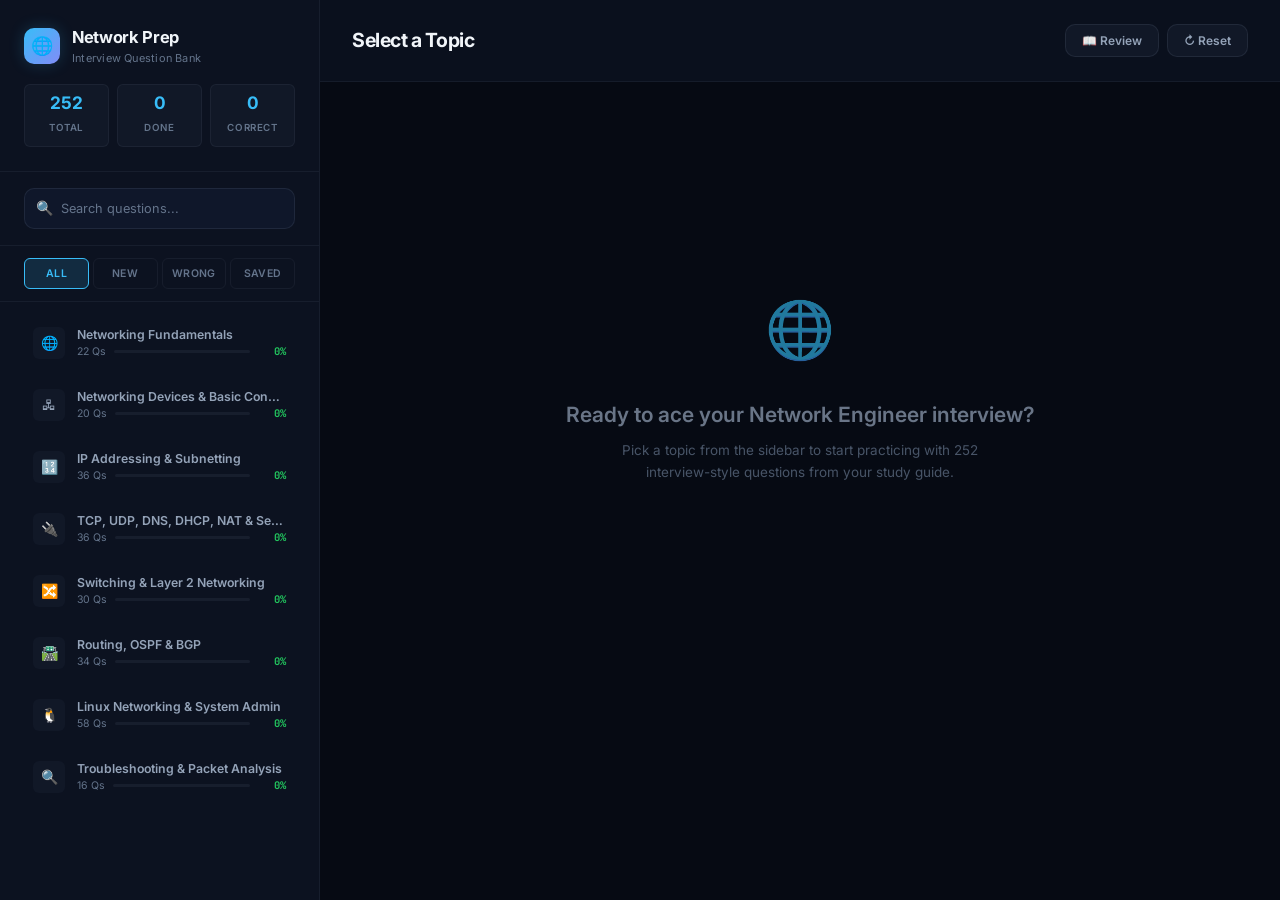
<file: index.html>
<!DOCTYPE html>
<html lang="en">
<head>
  <meta charset="UTF-8" />
  <meta name="viewport" content="width=device-width, initial-scale=1.0, viewport-fit=cover" />
  <title>Network Engineer Interview Prep — MCQ Study App</title>
  <meta name="description" content="Offline-capable MCQ study app with 252 interview-style questions covering Networking Fundamentals, Devices, IP Addressing, TCP/UDP Services, Switching, Routing/OSPF/BGP, Linux Networking, and Packet Analysis." />
  <link rel="preconnect" href="https://fonts.googleapis.com" />
  <link rel="preconnect" href="https://fonts.gstatic.com" crossorigin />
  <link href="https://fonts.googleapis.com/css2?family=Inter:wght@400;500;600;700;800&family=JetBrains+Mono:wght@400;500;700&display=swap" rel="stylesheet" />
  <style>
:root {
  /* Core palette — deep navy dark mode with electric accents */
  --bg-base: #060a13;
  --bg-surface: #0c1220;
  --bg-elevated: #111827;
  --bg-card: #151d2e;
  --bg-card-hover: #1a2438;
  --bg-input: #0f172a;

  /* Borders */
  --border-subtle: rgba(148, 163, 184, 0.08);
  --border-default: rgba(148, 163, 184, 0.12);
  --border-strong: rgba(148, 163, 184, 0.2);
  --border-accent: rgba(56, 189, 248, 0.3);

  /* Text */
  --text-primary: #f1f5f9;
  --text-secondary: #94a3b8;
  --text-muted: #64748b;
  --text-accent: #38bdf8;
  --text-on-accent: #020617;

  /* Accent colors */
  --accent-primary: #38bdf8;
  --accent-primary-hover: #0ea5e9;
  --accent-primary-glow: rgba(56, 189, 248, 0.15);
  --accent-secondary: #818cf8;
  --accent-warm: #f59e0b;
  --accent-warm-bg: rgba(245, 158, 11, 0.08);
  --accent-warm-border: rgba(245, 158, 11, 0.25);

  /* Semantic */
  --correct: #22c55e;
  --correct-bg: rgba(34, 197, 94, 0.1);
  --correct-border: rgba(34, 197, 94, 0.35);
  --wrong: #ef4444;
  --wrong-bg: rgba(239, 68, 68, 0.1);
  --wrong-border: rgba(239, 68, 68, 0.35);
  --bookmark: #f59e0b;

  /* Spacing */
  --space-xs: 4px;
  --space-sm: 8px;
  --space-md: 12px;
  --space-lg: 16px;
  --space-xl: 24px;
  --space-2xl: 32px;
  --space-3xl: 48px;

  /* Radius */
  --radius-sm: 6px;
  --radius-md: 10px;
  --radius-lg: 14px;
  --radius-xl: 18px;
  --radius-full: 99px;

  /* Shadows */
  --shadow-sm: 0 1px 2px rgba(0, 0, 0, 0.3);
  --shadow-md: 0 4px 12px rgba(0, 0, 0, 0.4);
  --shadow-lg: 0 8px 32px rgba(0, 0, 0, 0.5);
  --shadow-glow: 0 0 20px rgba(56, 189, 248, 0.1);

  /* Typography */
  --font-sans: 'Inter', system-ui, -apple-system, sans-serif;
  --font-mono: 'JetBrains Mono', 'Fira Code', monospace;

  /* Sidebar */
  --sidebar-width: 320px;
}

/* ============================================
   RESET & BASE
   ============================================ */
*,
*::before,
*::after {
  box-sizing: border-box;
  margin: 0;
  padding: 0;
}

html {
  font-size: 15px;
  scroll-behavior: smooth;
  -webkit-font-smoothing: antialiased;
  -moz-osx-font-smoothing: grayscale;
  height: 100%;
}

body {
  font-family: var(--font-sans);
  background: var(--bg-base);
  color: var(--text-primary);
  line-height: 1.6;
  height: 100%;
  height: 100dvh;
  min-height: -webkit-fill-available;
  display: flex;
  overflow: hidden;
}

/* Custom scrollbar */
::-webkit-scrollbar {
  width: 6px;
}
::-webkit-scrollbar-track {
  background: transparent;
}
::-webkit-scrollbar-thumb {
  background: var(--border-strong);
  border-radius: 3px;
}
::-webkit-scrollbar-thumb:hover {
  background: var(--text-muted);
}

/* ============================================
   SIDEBAR
   ============================================ */
.sidebar {
  width: var(--sidebar-width);
  min-width: var(--sidebar-width);
  height: 100%;
  height: 100dvh;
  background: var(--bg-surface);
  border-right: 1px solid var(--border-subtle);
  display: flex;
  flex-direction: column;
  overflow: hidden;
  position: relative;
  z-index: 10;
  transition: transform 0.3s cubic-bezier(0.4, 0, 0.2, 1);
}

.sidebar-header {
  padding: var(--space-xl);
  border-bottom: 1px solid var(--border-subtle);
  flex-shrink: 0;
}

.sidebar-brand {
  display: flex;
  align-items: center;
  gap: var(--space-md);
  margin-bottom: var(--space-lg);
}

.sidebar-brand-icon {
  width: 36px;
  height: 36px;
  background: linear-gradient(135deg, var(--accent-primary), var(--accent-secondary));
  border-radius: var(--radius-md);
  display: flex;
  align-items: center;
  justify-content: center;
  font-size: 18px;
  box-shadow: 0 0 16px rgba(56, 189, 248, 0.2);
}

.sidebar-brand h1 {
  font-size: 1.1rem;
  font-weight: 700;
  letter-spacing: -0.02em;
  color: var(--text-primary);
}

.sidebar-brand .subtitle {
  font-size: 0.73rem;
  color: var(--text-muted);
  font-weight: 400;
  letter-spacing: 0.02em;
}

/* Stats bar */
.sidebar-stats {
  display: grid;
  grid-template-columns: repeat(3, 1fr);
  gap: var(--space-sm);
  margin-top: var(--space-lg);
}

.stat-pill {
  text-align: center;
  padding: var(--space-sm) var(--space-xs);
  background: var(--bg-elevated);
  border-radius: var(--radius-sm);
  border: 1px solid var(--border-subtle);
}

.stat-pill .stat-value {
  font-size: 1.15rem;
  font-weight: 700;
  color: var(--text-accent);
  display: block;
  line-height: 1.2;
}

.stat-pill .stat-label {
  font-size: 0.65rem;
  color: var(--text-muted);
  text-transform: uppercase;
  letter-spacing: 0.06em;
  font-weight: 600;
}

/* Search */
.sidebar-search {
  padding: var(--space-lg) var(--space-xl);
  border-bottom: 1px solid var(--border-subtle);
  flex-shrink: 0;
}

.search-input-wrapper {
  position: relative;
}

.search-input-wrapper .search-icon {
  position: absolute;
  left: var(--space-md);
  top: 50%;
  transform: translateY(-50%);
  color: var(--text-muted);
  font-size: 14px;
  pointer-events: none;
}

.search-input {
  width: 100%;
  padding: var(--space-md) var(--space-lg);
  padding-left: 36px;
  background: var(--bg-input);
  border: 1px solid var(--border-default);
  border-radius: var(--radius-md);
  color: var(--text-primary);
  font-size: 0.85rem;
  font-family: var(--font-sans);
  transition: all 0.2s ease;
  outline: none;
}

.search-input::placeholder {
  color: var(--text-muted);
}

.search-input:focus {
  border-color: var(--accent-primary);
  box-shadow: 0 0 0 3px var(--accent-primary-glow);
}

/* Filter tabs */
.sidebar-filters {
  padding: var(--space-md) var(--space-xl);
  border-bottom: 1px solid var(--border-subtle);
  display: flex;
  gap: var(--space-xs);
  flex-shrink: 0;
}

.filter-btn {
  flex: 1;
  padding: var(--space-sm) var(--space-xs);
  background: transparent;
  border: 1px solid var(--border-subtle);
  border-radius: var(--radius-sm);
  color: var(--text-muted);
  font-size: 0.7rem;
  font-weight: 600;
  font-family: var(--font-sans);
  cursor: pointer;
  transition: all 0.2s ease;
  text-transform: uppercase;
  letter-spacing: 0.04em;
}

.filter-btn:hover {
  background: var(--bg-elevated);
  color: var(--text-secondary);
  border-color: var(--border-default);
}

.filter-btn.active {
  background: var(--accent-primary-glow);
  color: var(--accent-primary);
  border-color: var(--accent-primary);
}

/* Topic list */
.sidebar-topics {
  flex: 1;
  overflow-y: auto;
  padding: var(--space-md) var(--space-lg);
  padding-bottom: calc(var(--space-2xl) + 40px + env(safe-area-inset-bottom, 24px));
  -webkit-overflow-scrolling: touch;
}

.topic-btn {
  width: 100%;
  text-align: left;
  background: transparent;
  color: var(--text-secondary);
  border: 1px solid transparent;
  padding: var(--space-md) var(--space-lg);
  border-radius: var(--radius-md);
  margin-bottom: var(--space-xs);
  cursor: pointer;
  font-family: var(--font-sans);
  font-size: 0.85rem;
  transition: all 0.2s ease;
  display: flex;
  align-items: center;
  gap: var(--space-md);
  position: relative;
}

.topic-btn:hover {
  background: var(--bg-elevated);
  color: var(--text-primary);
  border-color: var(--border-subtle);
}

.topic-btn.active {
  background: var(--accent-primary-glow);
  color: var(--accent-primary);
  border-color: var(--border-accent);
  font-weight: 600;
}

.topic-icon {
  width: 32px;
  height: 32px;
  border-radius: var(--radius-sm);
  background: var(--bg-elevated);
  display: flex;
  align-items: center;
  justify-content: center;
  font-size: 14px;
  flex-shrink: 0;
}

.topic-btn.active .topic-icon {
  background: rgba(56, 189, 248, 0.15);
}

.topic-info {
  flex: 1;
  min-width: 0;
}

.topic-name {
  display: block;
  font-weight: 600;
  font-size: 0.82rem;
  white-space: nowrap;
  overflow: hidden;
  text-overflow: ellipsis;
}

.topic-meta {
  display: flex;
  gap: var(--space-sm);
  align-items: center;
  margin-top: 2px;
}

.topic-count {
  font-size: 0.7rem;
  color: var(--text-muted);
}

.topic-progress {
  flex: 1;
  height: 3px;
  background: var(--border-subtle);
  border-radius: 2px;
  overflow: hidden;
}

.topic-progress-bar {
  height: 100%;
  background: var(--correct);
  border-radius: 2px;
  transition: width 0.4s ease;
}

.topic-score {
  font-size: 0.7rem;
  color: var(--correct);
  font-weight: 700;
  font-family: var(--font-mono);
  min-width: 28px;
  text-align: right;
}

/* ============================================
   MAIN CONTENT
   ============================================ */
.main-content {
  flex: 1;
  min-height: 0;
  height: 100%;
  overflow-y: auto;
  overflow-x: hidden;
  display: flex;
  flex-direction: column;
  scroll-behavior: smooth;
  -webkit-overflow-scrolling: touch;
  overscroll-behavior-y: contain;
  position: relative;
}

.main-header {
  padding: var(--space-xl) var(--space-2xl);
  border-bottom: 1px solid var(--border-subtle);
  background: var(--bg-surface);
  flex-shrink: 0;
  display: flex;
  align-items: center;
  justify-content: space-between;
  position: sticky;
  top: 0;
  z-index: 5;
  backdrop-filter: blur(12px);
  background: rgba(12, 18, 32, 0.85);
}

.main-title {
  font-size: 1.3rem;
  font-weight: 700;
  letter-spacing: -0.02em;
}

.main-title .question-count {
  color: var(--text-muted);
  font-weight: 400;
  font-size: 0.85rem;
  margin-left: var(--space-sm);
}

.main-actions {
  display: flex;
  gap: var(--space-sm);
}

.action-btn {
  padding: var(--space-sm) var(--space-lg);
  background: var(--bg-elevated);
  border: 1px solid var(--border-default);
  border-radius: var(--radius-md);
  color: var(--text-secondary);
  font-size: 0.8rem;
  font-weight: 600;
  font-family: var(--font-sans);
  cursor: pointer;
  transition: all 0.2s ease;
  display: flex;
  align-items: center;
  gap: var(--space-sm);
}

.action-btn:hover {
  background: var(--bg-card);
  color: var(--text-primary);
  border-color: var(--border-strong);
}

.action-btn.active {
  background: var(--accent-primary-glow);
  color: var(--accent-primary);
  border-color: var(--accent-primary);
}

.hamburger-btn {
  display: none;
  padding: var(--space-sm);
  background: var(--bg-elevated);
  border: 1px solid var(--border-default);
  border-radius: var(--radius-sm);
  color: var(--text-secondary);
  font-size: 18px;
  cursor: pointer;
  margin-right: var(--space-md);
  line-height: 1;
}

/* Questions container */
.questions-container {
  flex: 1;
  padding: var(--space-2xl);
  padding-bottom: calc(var(--space-3xl) + 80px + env(safe-area-inset-bottom, 24px));
  max-width: 900px;
  margin: 0 auto;
  width: 100%;
}

/* Floating scroll to top button */
.scroll-top-btn {
  position: fixed;
  bottom: calc(24px + env(safe-area-inset-bottom, 16px));
  right: 24px;
  width: 44px;
  height: 44px;
  border-radius: 50%;
  background: var(--bg-card);
  border: 1px solid var(--border-accent);
  color: var(--accent-primary);
  font-size: 20px;
  font-weight: 700;
  display: flex;
  align-items: center;
  justify-content: center;
  cursor: pointer;
  box-shadow: 0 4px 16px rgba(0, 0, 0, 0.5), var(--shadow-glow);
  opacity: 0;
  visibility: hidden;
  transform: translateY(12px);
  transition: opacity 0.25s ease, transform 0.25s ease, visibility 0.25s;
  z-index: 50;
  backdrop-filter: blur(8px);
}

.scroll-top-btn.visible {
  opacity: 1;
  visibility: visible;
  transform: translateY(0);
}

.scroll-top-btn:hover {
  background: var(--accent-primary);
  color: var(--text-on-accent);
  border-color: var(--accent-primary);
  transform: translateY(-2px);
  box-shadow: 0 6px 20px rgba(56, 189, 248, 0.4);
}

.scroll-top-btn:active {
  transform: translateY(0) scale(0.95);
}

/* Welcome state */
.welcome-state {
  display: flex;
  flex-direction: column;
  align-items: center;
  justify-content: center;
  height: 60vh;
  text-align: center;
  opacity: 0.7;
}

.welcome-state .welcome-icon {
  font-size: 56px;
  margin-bottom: var(--space-xl);
  filter: grayscale(0.3);
}

.welcome-state h2 {
  font-size: 1.4rem;
  font-weight: 600;
  margin-bottom: var(--space-sm);
  color: var(--text-secondary);
}

.welcome-state p {
  color: var(--text-muted);
  font-size: 0.9rem;
  max-width: 400px;
}

/* ============================================
   QUESTION CARDS
   ============================================ */
.question-card {
  background: var(--bg-card);
  border: 1px solid var(--border-default);
  border-radius: var(--radius-lg);
  padding: var(--space-xl);
  margin-bottom: var(--space-xl);
  transition: all 0.3s ease;
  position: relative;
}

.question-card:hover {
  border-color: var(--border-strong);
  box-shadow: var(--shadow-md);
}

.question-card-header {
  display: flex;
  align-items: center;
  justify-content: space-between;
  margin-bottom: var(--space-lg);
}

.question-badges {
  display: flex;
  gap: var(--space-sm);
  align-items: center;
}

.badge {
  display: inline-flex;
  align-items: center;
  padding: var(--space-xs) var(--space-md);
  border-radius: var(--radius-full);
  font-size: 0.7rem;
  font-weight: 700;
  letter-spacing: 0.04em;
  text-transform: uppercase;
}

.badge-number {
  background: var(--bg-elevated);
  color: var(--text-muted);
  border: 1px solid var(--border-subtle);
  font-family: var(--font-mono);
}

.badge-medium {
  background: rgba(245, 158, 11, 0.1);
  color: var(--accent-warm);
  border: 1px solid rgba(245, 158, 11, 0.2);
}

.badge-hard {
  background: rgba(239, 68, 68, 0.1);
  color: var(--wrong);
  border: 1px solid rgba(239, 68, 68, 0.2);
}

.bookmark-btn {
  background: transparent;
  border: none;
  font-size: 18px;
  cursor: pointer;
  padding: var(--space-xs);
  opacity: 0.3;
  transition: all 0.2s ease;
  line-height: 1;
}

.bookmark-btn:hover {
  opacity: 0.7;
  transform: scale(1.15);
}

.bookmark-btn.bookmarked {
  opacity: 1;
}

.question-text {
  font-size: 1.05rem;
  font-weight: 600;
  line-height: 1.5;
  color: var(--text-primary);
  margin-bottom: var(--space-xl);
}

/* Options */
.options-list {
  display: flex;
  flex-direction: column;
  gap: var(--space-md);
}

.option-btn {
  width: 100%;
  text-align: left;
  padding: var(--space-lg) var(--space-lg);
  padding-left: 48px;
  background: var(--bg-input);
  color: var(--text-primary);
  border: 1px solid var(--border-default);
  border-radius: var(--radius-md);
  cursor: pointer;
  font-family: var(--font-sans);
  font-size: 0.9rem;
  line-height: 1.5;
  transition: all 0.2s ease;
  position: relative;
}

.option-btn .option-letter {
  position: absolute;
  left: var(--space-lg);
  top: 50%;
  transform: translateY(-50%);
  width: 24px;
  height: 24px;
  border-radius: 50%;
  background: var(--bg-elevated);
  border: 1px solid var(--border-default);
  display: flex;
  align-items: center;
  justify-content: center;
  font-size: 0.72rem;
  font-weight: 700;
  color: var(--text-muted);
  transition: all 0.2s ease;
}

.option-btn:hover:not(:disabled) {
  border-color: var(--accent-primary);
  background: rgba(56, 189, 248, 0.04);
}

.option-btn:hover:not(:disabled) .option-letter {
  border-color: var(--accent-primary);
  color: var(--accent-primary);
}

.option-btn:disabled {
  cursor: default;
}

.option-btn.correct {
  border-color: var(--correct-border);
  background: var(--correct-bg);
}

.option-btn.correct .option-letter {
  background: var(--correct);
  border-color: var(--correct);
  color: white;
}

.option-btn.wrong {
  border-color: var(--wrong-border);
  background: var(--wrong-bg);
}

.option-btn.wrong .option-letter {
  background: var(--wrong);
  border-color: var(--wrong);
  color: white;
}

.option-btn.unselected-correct {
  border-color: var(--correct-border);
  background: var(--correct-bg);
}

.option-btn.unselected-correct .option-letter {
  background: var(--correct);
  border-color: var(--correct);
  color: white;
}

/* Answer reveal sections */
.answer-section {
  margin-top: var(--space-xl);
  animation: slideReveal 0.4s cubic-bezier(0.4, 0, 0.2, 1);
}

@keyframes slideReveal {
  from {
    opacity: 0;
    transform: translateY(-10px);
  }
  to {
    opacity: 1;
    transform: translateY(0);
  }
}

.reveal-box {
  padding: var(--space-lg) var(--space-xl);
  border-radius: var(--radius-md);
  margin-bottom: var(--space-lg);
  line-height: 1.7;
  font-size: 0.9rem;
}

.reveal-box.explanation-box {
  background: rgba(56, 189, 248, 0.05);
  border: 1px solid rgba(56, 189, 248, 0.15);
  border-left: 3px solid var(--accent-primary);
}

.reveal-box.doc-box {
  background: rgba(245, 158, 11, 0.04);
  border: 1px solid rgba(245, 158, 11, 0.12);
  border-left: 3px solid var(--accent-warm);
}

.reveal-label {
  font-size: 0.68rem;
  text-transform: uppercase;
  letter-spacing: 0.08em;
  font-weight: 700;
  margin-bottom: var(--space-md);
  display: flex;
  align-items: center;
  gap: var(--space-sm);
}

.reveal-label.accent {
  color: var(--accent-primary);
}

.reveal-label.warm {
  color: var(--accent-warm);
}

.doc-question-heading {
  font-weight: 700;
  color: var(--text-primary);
  margin-bottom: var(--space-md);
  font-size: 0.95rem;
}

.doc-answer-text {
  color: var(--text-secondary);
  white-space: pre-wrap;
  line-height: 1.75;
}

/* ============================================
   REVIEW MODE
   ============================================ */
.review-card {
  background: var(--bg-card);
  border: 1px solid var(--border-default);
  border-radius: var(--radius-lg);
  padding: var(--space-xl);
  margin-bottom: var(--space-lg);
}

.review-card .review-question {
  font-size: 1rem;
  font-weight: 600;
  color: var(--text-primary);
  margin-bottom: var(--space-lg);
  display: flex;
  gap: var(--space-md);
}

.review-card .review-question .review-num {
  color: var(--text-muted);
  font-family: var(--font-mono);
  font-size: 0.85rem;
  flex-shrink: 0;
}

.review-card .review-answer {
  color: var(--text-secondary);
  white-space: pre-wrap;
  line-height: 1.75;
  padding-left: var(--space-xl);
  border-left: 2px solid var(--border-subtle);
}

/* ============================================
   NO RESULTS STATE
   ============================================ */
.no-results {
  text-align: center;
  padding: var(--space-3xl) var(--space-xl);
  color: var(--text-muted);
}

.no-results .no-results-icon {
  font-size: 48px;
  margin-bottom: var(--space-lg);
  opacity: 0.5;
}

.no-results h3 {
  font-size: 1.1rem;
  color: var(--text-secondary);
  margin-bottom: var(--space-sm);
}

/* ============================================
   MOBILE OVERLAY
   ============================================ */
.sidebar-overlay {
  display: none;
  position: fixed;
  inset: 0;
  background: rgba(0, 0, 0, 0.6);
  z-index: 9;
  backdrop-filter: blur(4px);
}

/* ============================================
   RESPONSIVE
   ============================================ */
@media (max-width: 768px) {
  .sidebar {
    position: fixed;
    left: 0;
    top: 0;
    width: 82vw;
    max-width: 320px;
    height: 100%;
    height: 100dvh;
    transform: translateX(-100%);
    z-index: 100;
    box-shadow: 4px 0 24px rgba(0, 0, 0, 0.6);
    border-right: 1px solid var(--border-default);
  }

  .sidebar.open {
    transform: translateX(0);
  }

  .sidebar-topics {
    padding-bottom: calc(var(--space-3xl) + 40px + env(safe-area-inset-bottom, 24px));
  }

  .sidebar-overlay.visible {
    display: block;
  }

  .hamburger-btn {
    display: block;
  }

  .main-header {
    padding: var(--space-md) var(--space-lg);
    padding-top: calc(var(--space-md) + env(safe-area-inset-top, 0px));
    gap: var(--space-sm);
  }

  .main-title {
    font-size: 1.05rem;
    white-space: nowrap;
    overflow: hidden;
    text-overflow: ellipsis;
    max-width: 38vw;
  }

  .main-actions {
    flex-shrink: 0;
  }

  .action-btn {
    padding: var(--space-xs) var(--space-md);
    font-size: 0.78rem;
  }

  .questions-container {
    padding: var(--space-md);
    /* Guarantees the bottom card and answer explanations are never hidden behind mobile browser toolbars */
    padding-bottom: calc(120px + env(safe-area-inset-bottom, 32px));
    width: 100%;
    box-sizing: border-box;
  }

  .question-card {
    padding: var(--space-lg);
    margin-bottom: var(--space-lg);
    border-radius: var(--radius-md);
    word-break: break-word;
  }

  .question-text {
    font-size: 1rem;
    margin-bottom: var(--space-lg);
  }

  .option-btn {
    font-size: 0.88rem;
    padding: 14px 14px 14px 46px;
    word-break: break-word;
    -webkit-tap-highlight-color: transparent;
  }

  .option-btn .option-letter {
    left: 12px;
  }

  .reveal-box {
    padding: var(--space-md) var(--space-lg);
    font-size: 0.88rem;
    word-break: break-word;
  }

  .doc-answer-text {
    font-size: 0.85rem;
    word-break: break-word;
  }

  .scroll-top-btn {
    bottom: calc(16px + env(safe-area-inset-bottom, 16px));
    right: 16px;
    width: 42px;
    height: 42px;
  }
}

@media (max-width: 480px) {
  .main-header {
    padding: var(--space-sm) var(--space-md);
    padding-top: calc(var(--space-sm) + env(safe-area-inset-top, 0px));
  }

  .main-title {
    font-size: 0.95rem;
    max-width: 30vw;
  }

  .main-title .question-count {
    display: none;
  }

  .main-actions {
    gap: var(--space-xs);
  }

  .action-btn {
    padding: 6px 9px;
    font-size: 0.74rem;
    gap: 4px;
  }

  .questions-container {
    padding: var(--space-sm);
    padding-bottom: calc(130px + env(safe-area-inset-bottom, 32px));
  }

  .question-card {
    padding: var(--space-md);
    margin-bottom: var(--space-md);
  }

  .question-text {
    font-size: 0.95rem;
  }

  .option-btn {
    font-size: 0.84rem;
    padding: 12px 10px 12px 42px;
  }

  .option-btn .option-letter {
    left: 10px;
    width: 22px;
    height: 22px;
    font-size: 0.68rem;
  }

  .reveal-box {
    padding: var(--space-md);
    font-size: 0.84rem;
  }

  .reveal-label {
    font-size: 0.64rem;
  }

  .doc-question-heading {
    font-size: 0.88rem;
  }

  .doc-answer-text {
    font-size: 0.82rem;
  }

  .welcome-state {
    height: 55vh;
    padding: var(--space-md);
  }

  .welcome-state .welcome-icon {
    font-size: 42px;
    margin-bottom: var(--space-md);
  }

  .welcome-state h2 {
    font-size: 1.15rem;
  }

  .welcome-state p {
    font-size: 0.82rem;
  }
}

  </style>
</head>
<body>

  <!-- Mobile overlay -->
  <div class="sidebar-overlay" id="sidebar-overlay"></div>

  <!-- SIDEBAR -->
  <aside class="sidebar" id="sidebar">
    <div class="sidebar-header">
      <div class="sidebar-brand">
        <div class="sidebar-brand-icon">🌐</div>
        <div>
          <h1>Network Prep</h1>
          <div class="subtitle">Interview Question Bank</div>
        </div>
      </div>
      <div class="sidebar-stats">
        <div class="stat-pill">
          <span class="stat-value" id="stat-total">0</span>
          <span class="stat-label">Total</span>
        </div>
        <div class="stat-pill">
          <span class="stat-value" id="stat-answered">0</span>
          <span class="stat-label">Done</span>
        </div>
        <div class="stat-pill">
          <span class="stat-value" id="stat-correct">0</span>
          <span class="stat-label">Correct</span>
        </div>
      </div>
    </div>

    <div class="sidebar-search">
      <div class="search-input-wrapper">
        <span class="search-icon">🔍</span>
        <input
          type="text"
          class="search-input"
          id="search-input"
          placeholder="Search questions..."
          autocomplete="off"
        />
      </div>
    </div>

    <div class="sidebar-filters">
      <button class="filter-btn active" data-filter="all" id="filter-all">All</button>
      <button class="filter-btn" data-filter="unanswered" id="filter-unanswered">New</button>
      <button class="filter-btn" data-filter="incorrect" id="filter-incorrect">Wrong</button>
      <button class="filter-btn" data-filter="bookmarked" id="filter-bookmarked">Saved</button>
    </div>

    <div class="sidebar-topics" id="topic-list"></div>
  </aside>

  <!-- MAIN -->
  <main class="main-content">
    <header class="main-header">
      <div style="display:flex;align-items:center;">
        <button class="hamburger-btn" id="hamburger-btn" aria-label="Toggle sidebar">☰</button>
        <h2 class="main-title" id="main-title">
          Select a Topic
          <span class="question-count" id="question-count"></span>
        </h2>
      </div>
      <div class="main-actions">
        <button class="action-btn" id="review-toggle">
          📖 Review
        </button>
        <button class="action-btn" id="reset-btn">
          ↻ Reset
        </button>
      </div>
    </header>

    <div class="questions-container" id="questions-container">
      <div class="welcome-state" id="welcome-state">
        <div class="welcome-icon">🌐</div>
        <h2>Ready to ace your Network Engineer interview?</h2>
        <p>Pick a topic from the sidebar to start practicing with 252 interview-style questions from your study guide.</p>
      </div>
    </div>
    <button class="scroll-top-btn" id="scroll-top-btn" aria-label="Scroll to top" title="Back to top">↑</button>
  </main>

  <script>
/* ========================================================================= */

/* TOPIC DATA OBJECTS (252 QUESTIONS ACROSS 8 NETWORKING TOPICS)             */

/* ========================================================================= */

// Networking Fundamentals — Questions 1-22
// Source: Network Engineer Detailed Interview Answers
// Total questions: 22

const networking_fundamentals_DATA = {
  topicId: "networking_fundamentals",
  topicName: "Networking Fundamentals",
  sourceFile: "Network_Engineer_Interview_Answers.docx",
  questions: [
    {
      id: "net_fund-001",
      difficulty: "Easy",
      mcqQuestion: `What is a computer network, and why do we need one?`,
      options: [
        "A computer network connects devices so they can exchange data and share services such as files, applications, printers, and internet access.",
        "A computer network is a single cable connecting two computers for power sharing.",
        "A computer network is software that encrypts all data on a hard drive.",
        "A computer network is a type of operating system used to manage servers."
      ],
      correctIndex: 0,
      mcqExplanation: `A computer network connects devices for data exchange and shared services. It also supports centralized management, security controls, redundancy, and inter-system communication — not just Internet connectivity.`,
      originalDocQuestion: `What is a computer network, and why do we need one?`,
      originalDocAnswer: `A computer network connects devices so they can exchange data and share services such as files, applications, printers, and internet access. Networks also support centralized management, security controls, redundancy, and communication between systems. A simple example is a laptop opening a website: Wi-Fi carries frames locally, IP routes packets beyond the local subnet, TCP or QUIC carries the transport stream, and HTTP defines the application request.`,
    },
    {
      id: "net_fund-002",
      difficulty: "Medium",
      mcqQuestion: `What is the OSI model? How many layers does it have?`,
      options: [
        "A four-layer model: Link, Internet, Transport, and Application.",
        "A seven-layer reference model: Physical, Data Link, Network, Transport, Session, Presentation, and Application.",
        "A five-layer model used exclusively by Cisco routers.",
        "A three-layer model: Hardware, Software, and User Interface."
      ],
      correctIndex: 1,
      mcqExplanation: `The OSI model is a seven-layer reference model that organizes protocols and troubleshooting by layer. From bottom to top: Physical, Data Link, Network, Transport, Session, Presentation, and Application.`,
      originalDocQuestion: `What is the OSI model? Explain all seven layers.`,
      originalDocAnswer: `The OSI model is a seven-layer reference model: Physical (signals and media), Data Link (frames and MAC addresses), Network (IP and routing), Transport (TCP/UDP and ports), Session (dialog management), Presentation (formats, compression, encryption), and Application (services used by applications). It helps organize protocols and troubleshoot by layer.`,
    },
    {
      id: "net_fund-003",
      difficulty: "Medium",
      mcqQuestion: `What is the TCP/IP model, and how many layers does it have?`,
      options: [
        "A seven-layer model identical to OSI but with different naming.",
        "A two-layer model: Hardware and Software.",
        "A common four-layer model: Link, Internet, Transport, and Application.",
        "A five-layer model: Physical, Data Link, Network, Transport, and Application."
      ],
      correctIndex: 2,
      mcqExplanation: `The TCP/IP model has four layers: Link (local delivery), Internet (IP addressing and routing), Transport (TCP/UDP), and Application (HTTP, DNS, SSH, SMTP, etc.). It combines several OSI functions into fewer layers.`,
      originalDocQuestion: `What is the TCP/IP model? Explain its layers.`,
      originalDocAnswer: `The common four-layer TCP/IP model contains Link, Internet, Transport, and Application. Link handles local delivery, Internet handles IP addressing and routing, Transport provides TCP/UDP communication, and Application includes protocols such as HTTP, DNS, SSH, and SMTP.`,
    },
    {
      id: "net_fund-004",
      difficulty: "Medium",
      mcqQuestion: `What is the key difference between the OSI and TCP/IP models?`,
      options: [
        "OSI is used in production while TCP/IP is purely theoretical.",
        "OSI has four layers while TCP/IP has seven layers.",
        "OSI is a seven-layer conceptual reference model; TCP/IP is the practical protocol suite with four layers that combines some OSI functions.",
        "There is no difference; they are identical models with different names."
      ],
      correctIndex: 2,
      mcqExplanation: `OSI is a seven-layer conceptual reference useful for teaching and troubleshooting, while TCP/IP is the practical four-layer suite used by modern Internet networks. TCP/IP combines session, presentation, and application into a single Application layer.`,
      originalDocQuestion: `What is the difference between the OSI and TCP/IP models?`,
      originalDocAnswer: `OSI is a seven-layer conceptual reference model; TCP/IP is the practical protocol suite used by modern networks and is commonly shown with four layers. TCP/IP combines some OSI functions, such as session and presentation, into its Application layer.`,
    },
    {
      id: "net_fund-005",
      difficulty: "Easy",
      mcqQuestion: `Which OSI layer is responsible for routing?`,
      options: [
        "Layer 1 — Physical layer.",
        "Layer 2 — Data Link layer.",
        "Layer 3 — Network layer.",
        "Layer 4 — Transport layer."
      ],
      correctIndex: 2,
      mcqExplanation: `Routing is a Layer 3 (Network layer) function. Routers examine destination IP addresses and a routing table to select the next hop or outgoing interface. The router usually decrements the IP TTL and updates the link-layer encapsulation at each hop.`,
      originalDocQuestion: `Which OSI layer is responsible for routing?`,
      originalDocAnswer: `Routing is a Layer 3, or Network layer, function. Routers examine destination IP addresses and a routing table to select the next hop or outgoing interface.`,
    },
    {
      id: "net_fund-006",
      difficulty: "Easy",
      mcqQuestion: `Which OSI layer is responsible for logical addressing (such as IP addresses)?`,
      options: [
        "Layer 2 — Data Link layer using MAC addresses.",
        "Layer 4 — Transport layer using port numbers.",
        "Layer 3 — Network layer using IPv4 and IPv6 addresses.",
        "Layer 7 — Application layer using hostnames."
      ],
      correctIndex: 2,
      mcqExplanation: `The Network layer (Layer 3) uses logical addresses such as IPv4 and IPv6. These are hierarchical, allowing route aggregation, unlike flat MAC addresses used only for local-link delivery at Layer 2.`,
      originalDocQuestion: `Which OSI layer is responsible for logical addressing?`,
      originalDocAnswer: `The Network layer (Layer 3) uses logical addresses such as IPv4 and IPv6 addresses. These identify endpoints across networks, unlike MAC addresses, which are used for delivery on a local link.`,
    },
    {
      id: "net_fund-007",
      difficulty: "Medium",
      mcqQuestion: `At which layers do switches, routers, hubs, and firewalls primarily operate?`,
      options: [
        "Hub: Layer 3; Switch: Layer 1; Router: Layer 2; Firewall: Layer 7 only.",
        "Hub: Layer 1; Switch: Layer 2; Router: Layer 3; Firewall: multiple layers depending on type.",
        "All devices operate at Layer 3 since they all handle IP packets.",
        "Hub: Layer 2; Switch: Layer 3; Router: Layer 4; Firewall: Layer 1."
      ],
      correctIndex: 1,
      mcqExplanation: `A hub repeats signals at Layer 1; a switch forwards frames at Layer 2 using MAC addresses; a router forwards IP packets at Layer 3. Firewalls can operate across layers — basic packet filters use IPs/ports, while application-aware firewalls inspect up to Layer 7.`,
      originalDocQuestion: `At which layer do switches, routers, hubs, and firewalls primarily operate?`,
      originalDocAnswer: `A traditional hub works at Layer 1; a bridge and a Layer 2 switch work at Layer 2; a router works at Layer 3. Firewalls can operate at several layers: basic packet filters use IPs and ports, while application-aware firewalls inspect higher-layer traffic.`,
    },
    {
      id: "net_fund-008",
      difficulty: "Medium",
      mcqQuestion: `What is encapsulation and decapsulation in networking?`,
      options: [
        "Encapsulation encrypts data at each layer; decapsulation decrypts it.",
        "Encapsulation adds protocol headers/trailers as data moves down the stack; decapsulation removes them in reverse order at the receiver.",
        "Encapsulation converts analog signals to digital; decapsulation reverses it.",
        "Encapsulation compresses packets for faster transmission; decapsulation decompresses them."
      ],
      correctIndex: 1,
      mcqExplanation: `Encapsulation wraps data with protocol information as it moves down the stack: application message → TCP segment → IP packet → Ethernet frame. Decapsulation strips those headers/trailers in reverse order at the receiving end.`,
      originalDocQuestion: `What is encapsulation and decapsulation?`,
      originalDocAnswer: `Encapsulation adds protocol information as data moves down the network stack: an application message becomes a transport segment/datagram, an IP packet, and a link-layer frame. Decapsulation removes those headers in reverse order at the receiver.`,
    },
    {
      id: "net_fund-009",
      difficulty: "Medium",
      mcqQuestion: `What is the difference between a frame, packet, segment, and bit?`,
      options: [
        "They are all interchangeable terms for the same data unit.",
        "Bits are Layer 1 signals; frames are Layer 2 units; packets are Layer 3 IP units; segments are Layer 4 TCP units.",
        "Frames are the largest unit; bits are the smallest application-layer message.",
        "Packets are Layer 2 units; frames are Layer 3 units; segments are physical signals."
      ],
      correctIndex: 1,
      mcqExplanation: `Each layer has its own protocol data unit: bits at Physical (L1), frames at Data Link (L2), packets at Network (L3), and TCP segments at Transport (L4). UDP data is usually called a datagram. Each layer wraps data from above.`,
      originalDocQuestion: `What is the difference between a frame, packet, segment, and bit?`,
      originalDocAnswer: `Bits are physical signals; a frame is a Layer 2 unit; a packet is a Layer 3 IP unit; and a TCP segment is a Layer 4 TCP unit. UDP data is usually called a datagram. Each layer wraps the data from the layer above.`,
    },
    {
      id: "net_fund-010",
      difficulty: "Easy",
      mcqQuestion: `What is a protocol in networking?`,
      options: [
        "A physical cable standard used to connect devices.",
        "A hardware component inside a router.",
        "An agreed set of rules for communication, including message format, meaning, sequencing, and error handling.",
        "A type of encryption algorithm used for securing data."
      ],
      correctIndex: 2,
      mcqExplanation: `A protocol defines syntax (message arrangement), semantics (field meanings), and rules for sequencing and responses. Examples include Ethernet, IP, TCP, DNS, and HTTP.`,
      originalDocQuestion: `What is a protocol?`,
      originalDocAnswer: `A protocol is an agreed set of rules for communication, including message format, meaning, sequencing, and error handling. Examples include Ethernet, IP, TCP, DNS, and HTTP.`,
    },
    {
      id: "net_fund-011",
      difficulty: "Hard",
      mcqQuestion: `What is the difference between a service, a protocol, and an interface in the context of layered network architecture?`,
      options: [
        "A service is the hardware, a protocol is the software, and an interface is the cable.",
        "A service describes what a layer offers; a protocol describes how peers communicate; an interface defines how a layer accesses the service.",
        "All three terms mean the same thing — the rules for data transfer.",
        "A service is a DNS record; a protocol is an IP address; an interface is a port number."
      ],
      correctIndex: 1,
      mcqExplanation: `The service is the capability offered (what), the protocol is the agreed conversation between peers (how peers talk), and the interface is how a local layer accesses that capability (local access point).`,
      originalDocQuestion: `What is the difference between a service, protocol, and interface?`,
      originalDocAnswer: `A service describes what one layer offers to another; a protocol describes how peer entities communicate; and an interface defines how a layer or component accesses that service. The terms are related but describe different viewpoints.`,
    },
    {
      id: "net_fund-012",
      difficulty: "Medium",
      mcqQuestion: `What is the difference between connection-oriented and connectionless communication?`,
      options: [
        "Connection-oriented uses wireless; connectionless uses wired cables.",
        "Connection-oriented means data is encrypted; connectionless means data is unencrypted.",
        "Connection-oriented establishes state before exchanging data (like TCP); connectionless sends independent datagrams without a connection (like UDP).",
        "Connection-oriented is faster because it skips handshakes; connectionless is slower due to acknowledgments."
      ],
      correctIndex: 2,
      mcqExplanation: `Connection-oriented communication (TCP) establishes state and tracks delivery. Connectionless communication (UDP) sends independent datagrams with no built-in delivery guarantee. Neither term alone guarantees application success or failure.`,
      originalDocQuestion: `What is the difference between connection-oriented and connectionless communication?`,
      originalDocAnswer: `Connection-oriented communication establishes state before exchanging data and usually tracks delivery, as TCP does. Connectionless communication sends independent datagrams without a transport connection, as UDP does; it has less built-in overhead but no delivery guarantee.`,
    },
    {
      id: "net_fund-013",
      difficulty: "Medium",
      mcqQuestion: `What is the difference between a MAC address and an IP address?`,
      options: [
        "MAC addresses route traffic across the Internet; IP addresses identify local devices.",
        "A MAC address identifies a network interface on a local Layer 2 network; an IP address identifies a logical endpoint for routing between networks.",
        "MAC addresses are 128-bit logical addresses; IP addresses are 48-bit hardware addresses.",
        "MAC addresses and IP addresses are identical but used on different operating systems."
      ],
      correctIndex: 1,
      mcqExplanation: `MAC addresses are link-local — they deliver frames on the current link and change at each routed hop. IP addresses are logical and preserved end-to-end in ordinary routing, enabling traffic to move between different networks.`,
      originalDocQuestion: `What is the difference between a MAC address and an IP address?`,
      originalDocAnswer: `A MAC address identifies a network interface on a local Layer 2 network, while an IP address identifies a logical endpoint for routing between networks. Routers forward IP packets but generally replace the Layer 2 frame header at each hop.`,
    },
    {
      id: "net_fund-014",
      difficulty: "Medium",
      mcqQuestion: `Why does a network need both MAC addresses and IP addresses?`,
      options: [
        "Both are needed because MAC addresses handle encryption and IP addresses handle compression.",
        "IP addresses allow scalable routing across networks; MAC addresses deliver frames over the current local link. ARP/ND maps the next-hop IP to a link-layer address.",
        "MAC addresses are used for IPv6 only; IP addresses are used for IPv4 only.",
        "They are redundant — modern networks only need IP addresses."
      ],
      correctIndex: 1,
      mcqExplanation: `IP provides hierarchical, scalable routing between networks. MAC provides local link delivery. ARP (IPv4) or Neighbor Discovery (IPv6) maps the next-hop IP to a link-layer address on that segment. A host does not need to know a remote server's MAC across the Internet.`,
      originalDocQuestion: `Why does a network need both MAC addresses and IP addresses?`,
      originalDocAnswer: `IP addresses allow scalable, hierarchical routing across networks. MAC addresses deliver a frame over the current local link. ARP for IPv4 or Neighbor Discovery for IPv6 maps a next-hop IP address to a link-layer address on that link.`,
    },
    {
      id: "net_fund-015",
      difficulty: "Medium",
      mcqQuestion: `What is the difference between a port number and an IP address?`,
      options: [
        "A port number identifies a physical switch port; an IP address identifies a VLAN.",
        "An IP address identifies a host or interface at the network layer; a port identifies an application endpoint on that host at the transport layer.",
        "Port numbers are used only by routers; IP addresses are used only by switches.",
        "An IP address is a 16-bit value; a port number is a 32-bit value."
      ],
      correctIndex: 1,
      mcqExplanation: `An IP address identifies a host/interface at Layer 3; a port identifies an application endpoint at Layer 4. Together (protocol + src IP + src port + dst IP + dst port), they identify a TCP or UDP flow, allowing many clients to connect to one server simultaneously.`,
      originalDocQuestion: `What is the difference between a port number and an IP address?`,
      originalDocAnswer: `An IP address identifies a host or interface at the network layer; a port identifies an application endpoint on that host at the transport layer. Together, source/destination IPs and ports help identify a TCP or UDP flow.`,
    },
    {
      id: "net_fund-016",
      difficulty: "Hard",
      mcqQuestion: `What happens when you enter a website URL into your browser and press Enter?`,
      options: [
        "The browser sends a UDP broadcast to all servers on the Internet until one responds.",
        "The browser directly connects to the website's MAC address using ARP across the Internet.",
        "The browser parses the URL, resolves the hostname via DNS, establishes a TCP connection (or QUIC for HTTP/3), negotiates TLS for HTTPS, sends an HTTP request, and processes the response.",
        "The browser converts the URL into a MAC address and sends an Ethernet frame directly to the web server."
      ],
      correctIndex: 2,
      mcqExplanation: `The ordered sequence: URL parsing → cache/DNS lookup → route and neighbor lookup → transport connection (TCP or QUIC) → TLS for HTTPS → HTTP request/response → browser rendering. HTTP/3 uses QUIC over UDP, so not every modern website uses TCP.`,
      originalDocQuestion: `What happens when you enter a website URL into your browser and press Enter?`,
      originalDocAnswer: `The browser parses the URL, resolves the hostname using DNS if needed, chooses a route, establishes a TCP connection (or uses QUIC for HTTP/3), negotiates TLS for HTTPS, sends an HTTP request, and processes the response. Caches, proxies, redirects, and existing connections may change the exact steps.`,
    },
    {
      id: "net_fund-017",
      difficulty: "Hard",
      mcqQuestion: `At which layers do encryption, compression, and error detection commonly occur?`,
      options: [
        "Encryption occurs only at the Physical layer; compression only at Transport; error detection only at Application.",
        "All three functions occur exclusively at the Presentation layer (Layer 6).",
        "It depends on the protocol — TLS encrypts above TCP, applications may compress data, Ethernet uses FCS for error detection, and TCP has checksums. No single OSI layer owns all forms.",
        "Error detection occurs only at Layer 1 using voltage levels; encryption and compression are not network functions."
      ],
      correctIndex: 2,
      mcqExplanation: `These functions exist at multiple layers. TLS commonly encrypts above TCP; applications may compress their own data; Ethernet uses FCS for frame error detection; TCP checksums detect certain corruptions end-to-end. Error detection does not automatically mean error correction.`,
      originalDocQuestion: `At which layers do encryption, compression, and error detection commonly occur?`,
      originalDocAnswer: `It depends on the protocol. TLS commonly encrypts application traffic above TCP; applications may compress their own data; Ethernet uses a frame check sequence for error detection; and TCP has a checksum for its segment. No single OSI layer owns every form of these functions.`,
    },
    {
      id: "net_fund-018",
      difficulty: "Hard",
      mcqQuestion: `What is the difference between a control plane, data plane, and management plane?`,
      options: [
        "Control plane forwards packets; data plane learns routes; management plane handles encryption.",
        "The control plane learns routes and makes forwarding decisions; the data plane forwards packets using installed state; the management plane provides administration and monitoring.",
        "All three planes are identical and interchangeable terms for packet forwarding.",
        "The control plane is physical hardware; the data plane is software; the management plane is the user interface."
      ],
      correctIndex: 1,
      mcqExplanation: `Control plane: decides where traffic should go (route learning). Data plane: moves packets at forwarding speed using installed state. Management plane: lets operators configure and observe devices (SSH, APIs, SNMP). A control-plane fault can affect new routes while existing data-plane forwarding may continue.`,
      originalDocQuestion: `What is the difference between a control plane, data plane, and management plane?`,
      originalDocAnswer: `The control plane learns routes and makes forwarding decisions; the data plane forwards packets using the installed forwarding information; the management plane provides administration and monitoring, for example through SSH, APIs, or SNMP.`,
    },
    {
      id: "net_fund-019",
      difficulty: "Medium",
      mcqQuestion: `What is MTU, and how does it affect packet transmission?`,
      options: [
        "MTU is the Maximum Transfer Utility, a tool for measuring bandwidth.",
        "MTU is the largest Layer 3 packet a link can carry without fragmentation. Mismatches can cause fragmentation, drops, or stalled large transfers.",
        "MTU stands for Multi-Threaded Unit and refers to CPU processing of packets.",
        "MTU is a routing protocol that replaces OSPF in modern networks."
      ],
      correctIndex: 1,
      mcqExplanation: `MTU (Maximum Transmission Unit) is the largest IP packet a link can carry. Common Ethernet IP MTU is 1500 bytes. Tunnels reduce effective MTU. If Path MTU Discovery ICMP messages are blocked, small requests may work while larger transfers stall.`,
      originalDocQuestion: `What is MTU, and how does it affect packet transmission?`,
      originalDocAnswer: `MTU is the largest Layer 3 packet a link can carry without fragmentation at that layer. A mismatch can cause fragmentation, drops, or stalled large transfers, especially when Path MTU Discovery is blocked or broken.`,
    },
    {
      id: "net_fund-020",
      difficulty: "Medium",
      mcqQuestion: `What is the difference between bandwidth, throughput, latency, and jitter?`,
      options: [
        "They all measure the same thing — the speed of a network connection.",
        "Bandwidth is a link's nominal capacity; throughput is actual data rate achieved; latency is travel time; jitter is variation in delay.",
        "Bandwidth is latency measured in bytes; throughput is jitter measured in seconds.",
        "Latency is the total capacity of a link; bandwidth is the time delay."
      ],
      correctIndex: 1,
      mcqExplanation: `Bandwidth = nominal capacity (lane capacity), throughput = actual achieved rate (actual car flow), latency = time for data to travel (journey time), jitter = variation in delay (journey time variation). A high-bandwidth link can still have high latency, jitter, or loss.`,
      originalDocQuestion: `What is the difference between bandwidth, throughput, latency, and jitter?`,
      originalDocAnswer: `Bandwidth is a link's nominal capacity; throughput is the data rate actually achieved; latency is the time taken for data to travel; and jitter is variation in delay. A high-bandwidth link can still have high latency, jitter, or loss.`,
    },
    {
      id: "net_fund-021",
      difficulty: "Medium",
      mcqQuestion: `Can a network have high bandwidth but poor performance? Explain.`,
      options: [
        "No — high bandwidth always guarantees good performance.",
        "Yes — but only if the cables are physically damaged.",
        "Yes — congestion, packet loss, retransmissions, long propagation delay, DNS issues, CPU limits, or inefficient applications can hurt performance despite high link capacity.",
        "No — bandwidth and performance are the same metric."
      ],
      correctIndex: 2,
      mcqExplanation: `A 10 Gbps link can still perform poorly if packets queue, are dropped and retransmitted, take a long path, or are delayed by DNS, TLS setup, server CPU, or application processing. Always measure the actual symptom.`,
      originalDocQuestion: `Can a network have high bandwidth but poor performance? Explain.`,
      originalDocAnswer: `Yes. Congestion, packet loss, retransmissions, long propagation delay, bad DNS, CPU limits, inefficient application behavior, or queueing can hurt performance even when a link has high capacity. Measure the actual symptom instead of assuming bandwidth is the cause.`,
    },
    {
      id: "net_fund-022",
      difficulty: "Medium",
      mcqQuestion: `If the physical layer is working (link light is on), why might communication between two devices still fail?`,
      options: [
        "If the physical layer works, all other layers are guaranteed to work.",
        "A link light only suggests a physical link. Communication may still fail due to VLAN mismatch, incorrect IP/subnet/gateway, ARP failure, missing routes, firewall rules, DNS errors, or faulty services.",
        "Physical layer working means the devices are in the same VLAN automatically.",
        "Link lights only indicate power supply status, not network connectivity."
      ],
      correctIndex: 1,
      mcqExplanation: `A link light confirms carrier/physical link, not full configuration or service health. Use a layered checklist: link/carrier → VLAN/switch → IP/mask/neighbor → gateway/routes → ACL/firewall/NAT → TCP/UDP port → DNS → application.`,
      originalDocQuestion: `If the physical layer is working, why might communication between two devices still fail?`,
      originalDocAnswer: `A link light only suggests a physical link. Communication may still fail because of VLAN mismatch, incorrect IP/subnet/gateway, ARP failure, missing routes, ACL/firewall rules, DNS errors, a closed application port, or a faulty service.`,
    },
  ],
};


// Networking Devices and Basic Concepts — Questions 23-42
// Source: Network Engineer Detailed Interview Answers
// Total questions: 20

const networking_devices_DATA = {
  topicId: "networking_devices",
  topicName: "Networking Devices & Basic Concepts",
  sourceFile: "Network_Engineer_Interview_Answers.docx",
  questions: [
    {
      id: "net_dev-001",
      difficulty: "Medium",
      mcqQuestion: `What is the difference between a hub, repeater, bridge, switch, and router?`,
      options: [
        "A repeater regenerates signals; a hub repeats bits to all ports; a bridge/switch forwards frames using MAC addresses; a router forwards IP packets between networks.",
        "All five devices perform the same function — they route IP packets between networks.",
        "A hub routes packets; a switch regenerates signals; a router forwards frames by MAC address.",
        "A repeater is a Layer 7 device; a hub is Layer 4; a bridge is Layer 1; a switch is Layer 5; a router is Layer 6."
      ],
      correctIndex: 0,
      mcqExplanation: `Each device operates at a different layer: repeater and hub at Layer 1, bridge and switch at Layer 2, router at Layer 3. A switch limits collision domains per port; a router separates broadcast domains.`,
      originalDocQuestion: `Explain the difference between a hub, repeater, bridge, switch, and router.`,
      originalDocAnswer: `A repeater regenerates signals; a hub repeats incoming bits to all ports; a bridge forwards frames using MAC addresses; a switch is a multiport bridge; and a router forwards IP packets between networks using routing information.`,
    },
    {
      id: "net_dev-002",
      difficulty: "Medium",
      mcqQuestion: `What is a collision domain?`,
      options: [
        "A network segment where all devices share the same IP address.",
        "A network segment where devices could contend for the same shared transmission medium. Each full-duplex switch port provides a separate collision domain.",
        "A VLAN configured with broadcast storm protection.",
        "The area covered by a single Wi-Fi access point's signal."
      ],
      correctIndex: 1,
      mcqExplanation: `Collision domains come from shared-media Ethernet. Modern full-duplex switched Ethernet should not experience ordinary collisions. Each full-duplex switch port is its own collision domain.`,
      originalDocQuestion: `What is a collision domain?`,
      originalDocAnswer: `A collision domain is a network segment where devices could contend for the same shared transmission medium. Each full-duplex switch port normally provides a separate collision domain, and collisions are not expected on a correctly operating full-duplex Ethernet link.`,
    },
    {
      id: "net_dev-003",
      difficulty: "Medium",
      mcqQuestion: `What is a broadcast domain?`,
      options: [
        "The set of devices that receive a Layer 2 broadcast. VLANs separate broadcast domains; routers do not forward ordinary Ethernet broadcasts between them.",
        "A domain name used for broadcasting DNS queries.",
        "The total bandwidth available on a switch uplink.",
        "A group of routers that share the same routing protocol."
      ],
      correctIndex: 0,
      mcqExplanation: `A broadcast domain is bounded by VLANs and routers. Excessive broadcasts consume bandwidth and host CPU. Routers do not forward ordinary Ethernet broadcasts between VLANs.`,
      originalDocQuestion: `What is a broadcast domain?`,
      originalDocAnswer: `A broadcast domain is the set of devices that receive a Layer 2 broadcast. VLANs normally separate broadcast domains; routers do not forward ordinary Ethernet broadcasts between them.`,
    },
    {
      id: "net_dev-004",
      difficulty: "Medium",
      mcqQuestion: `How does a switch learn MAC addresses?`,
      options: [
        "It sends broadcast queries to all connected devices asking for their MAC addresses.",
        "It examines the destination MAC of each frame and records it against the egress port.",
        "It examines the source MAC address of each incoming frame and records that address against the ingress port and VLAN.",
        "MAC addresses are manually configured on every switch port by the administrator."
      ],
      correctIndex: 2,
      mcqExplanation: `The switch learns from the source MAC on the ingress port — not from the destination field. Entries are scoped by VLAN and age out. MAC flapping (a MAC moving between ports) can indicate a loop or device movement.`,
      originalDocQuestion: `How does a switch learn MAC addresses?`,
      originalDocAnswer: `It examines the source MAC address of each incoming frame and records that address against the ingress port and VLAN in its MAC address table. It uses the destination MAC to decide where to forward the frame.`,
    },
    {
      id: "net_dev-005",
      difficulty: "Medium",
      mcqQuestion: `What happens when a switch receives a frame whose destination MAC address is unknown?`,
      options: [
        "The switch drops the frame silently.",
        "The switch sends an ARP request to the default gateway.",
        "The switch floods the frame out all eligible ports in the same VLAN, excluding the ingress port.",
        "The switch forwards it to the router for IP-based routing."
      ],
      correctIndex: 2,
      mcqExplanation: `Unknown-unicast flooding is normal when the destination has not been learned or has aged out. The switch floods the frame within the VLAN (excluding the ingress port) and learns the source MAC from the incoming frame.`,
      originalDocQuestion: `What happens when a switch receives a frame whose destination MAC address is unknown?`,
      originalDocAnswer: `The switch floods the frame out eligible ports in the same VLAN, excluding the ingress port. It learns the source MAC address from the incoming frame, and future traffic may be forwarded directly once the destination is learned.`,
    },
    {
      id: "net_dev-006",
      difficulty: "Easy",
      mcqQuestion: `What happens when a switch receives a frame with a broadcast destination MAC address (FF:FF:FF:FF:FF:FF)?`,
      options: [
        "The switch drops it because broadcast is not supported.",
        "The switch forwards it only to the default gateway.",
        "The switch forwards it to all eligible ports in the same VLAN except the ingress port.",
        "The switch converts it to a unicast frame and forwards it to one device."
      ],
      correctIndex: 2,
      mcqExplanation: `The Ethernet broadcast MAC (FF:FF:FF:FF:FF:FF) is flooded to all ports in the VLAN except the port it arrived on. ARP requests are a common example. Normal Layer 2 broadcasts are not routed between VLANs.`,
      originalDocQuestion: `What happens when a switch receives a frame with a broadcast destination MAC address?`,
      originalDocAnswer: `The switch forwards it to all eligible ports in the same VLAN except the port on which it arrived. Routers normally do not forward that Layer 2 broadcast into other networks.`,
    },
    {
      id: "net_dev-007",
      difficulty: "Medium",
      mcqQuestion: `What is ARP, and why is it required in IPv4?`,
      options: [
        "ARP resolves an IPv4 address to a MAC address on the local link, allowing the host to learn the MAC of the destination (if local) or the default gateway (if remote).",
        "ARP is a routing protocol that replaces OSPF in small networks.",
        "ARP encrypts IPv4 packets before transmission over the local network.",
        "ARP converts IPv4 addresses to IPv6 addresses for dual-stack networks."
      ],
      correctIndex: 0,
      mcqExplanation: `ARP resolves IPv4 to MAC on the local link. If the destination is in the local subnet, the host ARPs for it directly. If remote, it ARPs for the gateway's IP. This distinction is key for diagnosing incomplete ARP entries.`,
      originalDocQuestion: `What is ARP, and why is it required in IPv4?`,
      originalDocAnswer: `ARP resolves an IPv4 address to a MAC address on the local link. A host uses it to learn the MAC of the destination if local, or the MAC of its default gateway if the destination is remote.`,
    },
    {
      id: "net_dev-008",
      difficulty: "Easy",
      mcqQuestion: `What is a default gateway?`,
      options: [
        "A DNS server that resolves hostnames to IP addresses.",
        "The next-hop router a host uses when its routing table has no more-specific route for a destination.",
        "A firewall that blocks all incoming traffic by default.",
        "The fastest network interface on a multi-homed server."
      ],
      correctIndex: 1,
      mcqExplanation: `A default gateway is the next-hop router used when no more-specific route matches. It must be reachable on the host's local subnet. A wrong gateway allows local communication while breaking off-subnet traffic.`,
      originalDocQuestion: `What is a default gateway?`,
      originalDocAnswer: `A default gateway is the next-hop router a host uses when its routing table has no more-specific route for a destination. It must be reachable on an appropriate local network.`,
    },
    {
      id: "net_dev-009",
      difficulty: "Medium",
      mcqQuestion: `What is the difference between unicast, broadcast, multicast, and anycast?`,
      options: [
        "Unicast and broadcast are the same; multicast and anycast are the same.",
        "Unicast targets one receiver; broadcast targets all hosts in an IPv4 domain; multicast targets group members; anycast advertises the same address from multiple locations.",
        "Broadcast targets one receiver; unicast targets all hosts; multicast is used only in IPv6; anycast does not exist.",
        "All four are types of routing protocols, not addressing methods."
      ],
      correctIndex: 1,
      mcqExplanation: `Unicast = one receiver. Broadcast = all hosts in an IPv4 broadcast domain. Multicast = group members. Anycast = same address from multiple locations; routing sends clients to one suitable instance (commonly used for DNS).`,
      originalDocQuestion: `What is the difference between unicast, broadcast, multicast, and anycast?`,
      originalDocAnswer: `Unicast targets one receiver; broadcast targets all hosts in an IPv4 broadcast domain; multicast targets members of a group; and anycast advertises the same address from multiple locations so routing can send a client to one suitable instance.`,
    },
    {
      id: "net_dev-010",
      difficulty: "Easy",
      mcqQuestion: `What is full-duplex versus half-duplex communication?`,
      options: [
        "Full-duplex uses two different protocols; half-duplex uses one.",
        "Full-duplex is wireless only; half-duplex is wired only.",
        "Full-duplex allows sending and receiving simultaneously; half-duplex allows both directions but not at the same time.",
        "Full-duplex is slower but more reliable; half-duplex is faster but less reliable."
      ],
      correctIndex: 2,
      mcqExplanation: `Full-duplex = send and receive at the same time. Half-duplex = communication in both directions, but not simultaneously. Speed/duplex mismatches at both ends can cause poor throughput and errors even when the link indicator stays on.`,
      originalDocQuestion: `What is full-duplex versus half-duplex communication?`,
      originalDocAnswer: `Full-duplex allows sending and receiving at the same time. Half-duplex allows communication in both directions but not simultaneously, so devices share access to the medium.`,
    },
    {
      id: "net_dev-011",
      difficulty: "Medium",
      mcqQuestion: `What is packet loss, and what causes it?`,
      options: [
        "Packet loss means packets arrive out of order but are all eventually delivered.",
        "Packet loss means packets sent at one point do not arrive at the expected next point. Causes include congestion, faulty links, policing, routing changes, or filtering.",
        "Packet loss only occurs on wireless networks, never on wired connections.",
        "Packet loss is when packets are duplicated and both copies arrive at the destination."
      ],
      correctIndex: 1,
      mcqExplanation: `Packet loss means packets sent do not arrive at the expected destination. Causes: congestion/queue overflow, faulty links, interface errors, policing, routing changes, overloaded CPUs, wireless interference, or filtering. Packet captures can detect retransmissions indicating loss.`,
      originalDocQuestion: `What is packet loss, and what causes it?`,
      originalDocAnswer: `Packet loss means packets sent at one point do not arrive at the expected next point. Causes include congestion/queue overflow, faulty links, interface errors, policing, routing changes, overloaded CPUs, wireless interference, or filtering.`,
    },
    {
      id: "net_dev-012",
      difficulty: "Easy",
      mcqQuestion: `What is the difference between a public IP address and a private IP address?`,
      options: [
        "Public and private IP addresses are identical — the terms are interchangeable.",
        "Public addresses are globally routable on the internet; private ranges (10/8, 172.16/12, 192.168/16) are intended for internal networks and are not routed on the public internet.",
        "Private addresses are faster because they bypass Internet routing.",
        "Public addresses are used inside LANs; private addresses are used on the Internet."
      ],
      correctIndex: 1,
      mcqExplanation: `Public addresses are globally routable. Private IPv4 ranges (10.0.0.0/8, 172.16.0.0/12, 192.168.0.0/16) are not routed on the public Internet. Organizations commonly use NAT to reach Internet services from private addresses.`,
      originalDocQuestion: `What is the difference between a public IP address and a private IP address?`,
      originalDocAnswer: `Public addresses are globally routable on the internet, subject to routing policy. Private IPv4 ranges are intended for internal networks and are not routed across the public internet; a network commonly uses NAT to reach internet services.`,
    },
    {
      id: "net_dev-013",
      difficulty: "Medium",
      mcqQuestion: `What are the private IPv4 address ranges defined by RFC 1918?`,
      options: [
        "192.0.0.0/8, 10.0.0.0/16, and 172.0.0.0/8.",
        "10.0.0.0/8, 172.16.0.0/12, and 192.168.0.0/16.",
        "127.0.0.0/8, 169.254.0.0/16, and 224.0.0.0/4.",
        "10.0.0.0/16, 172.0.0.0/12, and 192.168.0.0/24."
      ],
      correctIndex: 1,
      mcqExplanation: `RFC 1918 private ranges: 10.0.0.0/8 (10.0.0.0–10.255.255.255), 172.16.0.0/12 (172.16.0.0–172.31.255.255), and 192.168.0.0/16 (192.168.0.0–192.168.255.255). Note: 172 private range is 172.16–172.31, not the entire 172/8 block.`,
      originalDocQuestion: `What are the private IPv4 address ranges?`,
      originalDocAnswer: `The RFC 1918 ranges are 10.0.0.0/8, 172.16.0.0/12, and 192.168.0.0/16. Addresses from these ranges can be reused independently in different private networks.`,
    },
    {
      id: "net_dev-014",
      difficulty: "Easy",
      mcqQuestion: `Why can two different networks use the same private IP address range?`,
      options: [
        "Because private addresses are globally unique and never overlap.",
        "Because private addresses are not globally unique, so separate organizations can reuse them. If they need to interconnect, overlapping ranges require NAT or renumbering.",
        "Because routers automatically translate private addresses to unique public addresses.",
        "They cannot — using the same private range always causes conflicts."
      ],
      correctIndex: 1,
      mcqExplanation: `Private addresses are not globally unique. Reusing them is fine when networks remain separate. If overlapping private networks need to communicate (VPNs, mergers), routing ambiguity requires renumbering, NAT, or another design.`,
      originalDocQuestion: `Why can two different networks use the same private IP address range?`,
      originalDocAnswer: `Private addresses are not globally unique, so separate organizations can reuse them. If those networks need to interconnect, overlapping ranges may require renumbering, NAT, or another translation design.`,
    },
    {
      id: "net_dev-015",
      difficulty: "Easy",
      mcqQuestion: `What is loopback addressing?`,
      options: [
        "An address used to send traffic to a remote server for testing.",
        "Loopback sends traffic back to the local system. IPv4 uses 127.0.0.0/8 (usually 127.0.0.1); IPv6 uses ::1.",
        "A method of creating redundant network loops for high availability.",
        "An address range reserved for multicast group communication."
      ],
      correctIndex: 1,
      mcqExplanation: `The IPv4 loopback range is 127.0.0.0/8, with 127.0.0.1 commonly used as localhost. IPv6 loopback is ::1. Loopback traffic stays inside the local host — it does not test the physical NIC or remote connectivity.`,
      originalDocQuestion: `What is loopback addressing?`,
      originalDocAnswer: `Loopback sends traffic back to the local system rather than a physical network. IPv4 uses the 127.0.0.0/8 range, usually 127.0.0.1, and IPv6 uses ::1.`,
    },
    {
      id: "net_dev-016",
      difficulty: "Medium",
      mcqQuestion: `What are link-local addresses?`,
      options: [
        "Addresses that are routable across the entire Internet.",
        "Link-local addresses work only on the local link and are not normally routed. IPv4 uses 169.254.0.0/16; IPv6 uses FE80::/10.",
        "Static addresses assigned by an ISP for permanent Internet connectivity.",
        "Addresses used exclusively for DNS resolution."
      ],
      correctIndex: 1,
      mcqExplanation: `IPv4 link-local: 169.254.0.0/16 (APIPA, often signals DHCP failure). IPv6 link-local: fe80::/10. These are meaningful only on the local link and are not routed across routers.`,
      originalDocQuestion: `What are link-local addresses?`,
      originalDocAnswer: `Link-local addresses are intended to work only on the local link and are not normally routed. IPv4 commonly uses 169.254.0.0/16 for automatic link-local addressing; IPv6 uses FE80::/10.`,
    },
    {
      id: "net_dev-017",
      difficulty: "Easy",
      mcqQuestion: `What is the purpose of the IPv4 address 127.0.0.1?`,
      options: [
        "It is the default gateway for all networks.",
        "It is the IPv4 loopback address that tests local TCP/IP and services bound to loopback, but does not prove remote connectivity works.",
        "It is a public IP address assigned to Google's DNS server.",
        "It is a broadcast address that reaches all devices on the network."
      ],
      correctIndex: 1,
      mcqExplanation: `127.0.0.1 tests the local IP stack's loopback path — not the cable, switch port, gateway, or upstream route. A successful ping to 127.0.0.1 does not prove external network connectivity.`,
      originalDocQuestion: `What is the purpose of the IPv4 127.0.0.1 address?`,
      originalDocAnswer: `127.0.0.1 is the IPv4 loopback address. It tests local TCP/IP and services bound to loopback, but it does not prove the physical network, gateway, or remote connectivity works.`,
    },
    {
      id: "net_dev-018",
      difficulty: "Medium",
      mcqQuestion: `A computer has a valid IP address but cannot access the internet. Does that prove the network interface is working correctly?`,
      options: [
        "Yes — a valid IP address means the entire network stack is functional.",
        "No — the interface may have only a local address while the gateway, DNS, VLAN, firewall, routing, physical link quality, or upstream connection is broken.",
        "Yes — if the IP address is valid, all layers above it must also be working.",
        "No — but only because the DNS server might be misconfigured; all other layers are guaranteed to work."
      ],
      correctIndex: 1,
      mcqExplanation: `A valid IP proves only address configuration. The gateway, DNS, VLAN, firewall, routing, physical link quality, or upstream connection could still be broken. Verify each stage independently.`,
      originalDocQuestion: `A computer has a valid IP address but cannot access the internet. Does that prove the network interface is working correctly?`,
      originalDocAnswer: `No. The interface may have only a local address while the gateway, DNS, VLAN, firewall, routing, physical link quality, or upstream connection is broken. Verify each stage independently.`,
    },
    {
      id: "net_dev-019",
      difficulty: "Easy",
      mcqQuestion: `What is the Ethernet broadcast MAC address?`,
      options: [
        "00:00:00:00:00:00",
        "FF:FF:FF:FF:FF:FF",
        "01:00:5E:00:00:01",
        "AA:BB:CC:DD:EE:FF"
      ],
      correctIndex: 1,
      mcqExplanation: `FF:FF:FF:FF:FF:FF is the Ethernet broadcast MAC address. A frame with this destination is flooded to all ports in the VLAN. ARP requests commonly use this address.`,
      originalDocQuestion: `What happens when a switch receives a frame with a broadcast destination MAC address?`,
      originalDocAnswer: `The switch forwards it to all eligible ports in the same VLAN except the port on which it arrived. The Ethernet broadcast MAC is FF:FF:FF:FF:FF:FF.`,
    },
    {
      id: "net_dev-020",
      difficulty: "Medium",
      mcqQuestion: `If the destination IP is in a different subnet, what does a host ARP for?`,
      options: [
        "The host ARPs directly for the remote destination's MAC address.",
        "The host ARPs for its default gateway's IP to learn the gateway's MAC address.",
        "The host does not use ARP — it sends the packet directly to the router using the destination IP.",
        "The host broadcasts an ARP request to all subnets until the destination responds."
      ],
      correctIndex: 1,
      mcqExplanation: `When the destination is outside the local subnet, the host ARPs for its default gateway's IP to learn the gateway's MAC. The host then sends the frame with the gateway's MAC as the destination MAC and the remote IP as the destination IP.`,
      originalDocQuestion: `What is ARP, and why is it required in IPv4?`,
      originalDocAnswer: `ARP resolves an IPv4 address to a MAC address on the local link. If the destination is in the local subnet, the host ARPs for that destination IP. If it is remote, it ARPs for the gateway's IP.`,
    },
  ],
};


// IP Addressing and Subnetting — Questions 43-78
// Source: Network Engineer Detailed Interview Answers
// Total questions: 36

const ip_addressing_subnetting_DATA = {
  topicId: "ip_addressing_subnetting",
  topicName: "IP Addressing & Subnetting",
  sourceFile: "Network_Engineer_Interview_Answers.docx",
  questions: [
    {
      id: "net_ip-001",
      difficulty: "Easy",
      mcqQuestion: `What is an IPv4 address, and how many bits does it contain?`,
      options: [
        "A 64-bit address written in hexadecimal groups.",
        "A 32-bit logical address written as four decimal octets, each ranging from 0 to 255.",
        "A 128-bit address used for local link communication.",
        "A 48-bit hardware address burned into a network interface card."
      ],
      correctIndex: 1,
      mcqExplanation: `IPv4 has 32 bits grouped into four 8-bit octets (each 0–255). In CIDR, the prefix length determines the boundary between network and host bits.`,
      originalDocQuestion: `What is an IPv4 address, and how many bits does it contain?`,
      originalDocAnswer: `An IPv4 address is a 32-bit logical address, written as four decimal octets such as 192.168.1.10. Each octet ranges from 0 to 255.`,
    },
    {
      id: "net_ip-002",
      difficulty: "Easy",
      mcqQuestion: `What is an IPv6 address, and how many bits does it use?`,
      options: [
        "A 32-bit address in decimal format, introduced to replace MAC addresses.",
        "A 64-bit address using binary notation.",
        "A 128-bit address written in hexadecimal groups, introduced to provide a vastly larger address space.",
        "A 48-bit address used for backward compatibility with IPv4."
      ],
      correctIndex: 2,
      mcqExplanation: `IPv6 uses 128-bit addresses written as eight hexadecimal groups. It permits zero compression with :: once in an address, uses Neighbor Discovery instead of ARP, and does not use IPv4-style broadcast.`,
      originalDocQuestion: `What is an IPv6 address, and why was IPv6 introduced?`,
      originalDocAnswer: `IPv6 uses 128-bit addresses written in hexadecimal groups. It was introduced mainly to provide a vastly larger address space, while also supporting features such as simpler header processing and standardized autoconfiguration.`,
    },
    {
      id: "net_ip-003",
      difficulty: "Easy",
      mcqQuestion: `What is CIDR notation?`,
      options: [
        "A notation that specifies the MAC address length in hexadecimal.",
        "A notation that appends a prefix length (like /24) to an IP address, telling how many leading bits identify the network.",
        "A notation used exclusively for IPv6 addresses.",
        "A notation that specifies the number of usable hosts directly."
      ],
      correctIndex: 1,
      mcqExplanation: `CIDR (Classless Inter-Domain Routing) appends a prefix length to an address (e.g., /24). The prefix tells how many leading bits are the network portion; remaining bits are for host addressing. A shorter prefix = larger block.`,
      originalDocQuestion: `What is CIDR notation?`,
      originalDocAnswer: `Classless Inter-Domain Routing notation appends a prefix length, such as /24, to an IP address. The prefix tells how many leading bits identify the network; remaining bits are available for host addressing.`,
    },
    {
      id: "net_ip-004",
      difficulty: "Easy",
      mcqQuestion: `What is a subnet mask?`,
      options: [
        "A mask that hides the MAC address from other devices on the network.",
        "A mask that marks network bits as 1 and host bits as 0. For example, 255.255.255.0 is /24.",
        "A filter applied at the application layer to block unwanted traffic.",
        "A mask that encrypts the IP header during transmission."
      ],
      correctIndex: 1,
      mcqExplanation: `A subnet mask has contiguous 1-bits for the network portion and 0-bits for the host portion. A /24 mask = 255.255.255.0 (24 one-bits). The mask is applied bitwise to identify the network portion.`,
      originalDocQuestion: `What is a subnet mask?`,
      originalDocAnswer: `A subnet mask marks network bits as 1 and host bits as 0. For example, 255.255.255.0 is /24, so the first 24 bits identify the network.`,
    },
    {
      id: "net_ip-005",
      difficulty: "Medium",
      mcqQuestion: `What is the difference between a network address and a broadcast address in an IPv4 subnet?`,
      options: [
        "The network address has all host bits set to 1; the broadcast address has all host bits set to 0.",
        "The network address has all host bits set to 0 and identifies the subnet; the broadcast address has all host bits set to 1 and targets all hosts on that subnet.",
        "They are the same address used for different purposes.",
        "The broadcast address is always 255.255.255.255 regardless of the subnet."
      ],
      correctIndex: 1,
      mcqExplanation: `For a conventional subnet: network address = all host bits 0 (identifies the subnet), broadcast address = all host bits 1 (targets all hosts). For example, in /24: 192.168.1.0 is network, 192.168.1.255 is broadcast.`,
      originalDocQuestion: `What is the difference between a network address and a broadcast address?`,
      originalDocAnswer: `For a conventional IPv4 subnet, the network address has all host bits set to 0 and identifies the subnet; the broadcast address has all host bits set to 1 and targets all hosts on that subnet.`,
    },
    {
      id: "net_ip-006",
      difficulty: "Medium",
      mcqQuestion: `What is a usable host address?`,
      options: [
        "Any address within the subnet, including network and broadcast addresses.",
        "An address that can be assigned to an interface. In traditional subnets, network and broadcast addresses are excluded. /31 and /32 are special cases.",
        "Only the first and last addresses in a subnet.",
        "An address that has been registered with the Internet Assigned Numbers Authority."
      ],
      correctIndex: 1,
      mcqExplanation: `For ordinary LANs, exclude the all-zero host value (network) and all-one host value (broadcast). /31 can use both addresses on point-to-point links (RFC 3021), and /32 is a single host route.`,
      originalDocQuestion: `What is a usable host address?`,
      originalDocAnswer: `A usable host address can normally be assigned to an interface within an IPv4 subnet. In traditional IPv4 subnets, the network and broadcast addresses are not assignable; /31 point-to-point and /32 host routes are special cases.`,
    },
    {
      id: "net_ip-007",
      difficulty: "Medium",
      mcqQuestion: `What is the difference between classful and classless addressing?`,
      options: [
        "Classful uses variable prefix lengths; classless uses fixed A/B/C boundaries.",
        "Classful used fixed A/B/C network boundaries; classless uses variable prefix lengths (CIDR) for more efficient allocation.",
        "There is no difference — they are the same system with different names.",
        "Classful is used for IPv6; classless is used for IPv4."
      ],
      correctIndex: 1,
      mcqExplanation: `Classful addressing used fixed Class A (/8), B (/16), C (/24) boundaries — wasteful. Classless (CIDR) allows any prefix length, enabling efficient allocation and route aggregation. Modern networks use CIDR.`,
      originalDocQuestion: `What is the difference between classful and classless addressing?`,
      originalDocAnswer: `Classful addressing used fixed A/B/C network boundaries. Classless addressing uses variable prefix lengths, allowing more efficient allocation and route aggregation; modern IP networks use CIDR.`,
    },
    {
      id: "net_ip-008",
      difficulty: "Medium",
      mcqQuestion: `Why is classful addressing largely obsolete?`,
      options: [
        "Because it was only supported by IPv6, which replaced IPv4.",
        "Because fixed class boundaries often wasted addresses and limited flexibility. CIDR allows networks to use the prefix size they need.",
        "Because classful addressing was slower than classless due to hardware limitations.",
        "Because classful addressing required manual MAC address assignments."
      ],
      correctIndex: 1,
      mcqExplanation: `Fixed class boundaries create waste (e.g., a small network assigned a /16 wastes thousands of addresses). CIDR and VLSM allow the prefix to match the required host count more closely.`,
      originalDocQuestion: `Why is classful addressing largely obsolete?`,
      originalDocAnswer: `Fixed class boundaries often wasted addresses and limited flexibility. CIDR lets networks use the prefix size they actually need and allows routes to be summarized.`,
    },
    {
      id: "net_ip-009",
      difficulty: "Medium",
      mcqQuestion: `How many usable host addresses are available in a /24, /26, and /30 subnet?`,
      options: [
        "/24 = 256 usable, /26 = 64 usable, /30 = 4 usable.",
        "/24 = 254 usable, /26 = 62 usable, /30 = 2 usable.",
        "/24 = 128 usable, /26 = 32 usable, /30 = 1 usable.",
        "/24 = 252 usable, /26 = 60 usable, /30 = 0 usable."
      ],
      correctIndex: 1,
      mcqExplanation: `/24: 8 host bits → 256 total − 2 = 254 usable. /26: 6 host bits → 64 total − 2 = 62 usable. /30: 2 host bits → 4 total − 2 = 2 usable (common for point-to-point links).`,
      originalDocQuestion: `What is the purpose of the /24, /26, and /30 prefixes?`,
      originalDocAnswer: `/24 leaves 8 host bits (256 total, usually 254 usable); /26 leaves 6 bits (64 total, usually 62 usable); /30 leaves 2 bits (4 total, usually 2 usable). /30 is common in traditional point-to-point links.`,
    },
    {
      id: "net_ip-010",
      difficulty: "Medium",
      mcqQuestion: `What is VLSM (Variable Length Subnet Masking)?`,
      options: [
        "A method of assigning the same prefix length to all subnets in a network.",
        "A technique that lets different subnets use different prefix lengths within an address block, reducing waste.",
        "A proprietary Cisco feature for VLAN tagging.",
        "A protocol that dynamically changes subnet masks based on traffic load."
      ],
      correctIndex: 1,
      mcqExplanation: `VLSM allows different subnets to use different prefix lengths. Design largest-to-smallest: choose the smallest prefix supplying needed usable hosts, align each block properly, and ensure blocks don't overlap.`,
      originalDocQuestion: `What is VLSM?`,
      originalDocAnswer: `Variable Length Subnet Masking lets different subnets use different prefix lengths within an address block. It reduces waste by giving large and small networks appropriately sized subnets.`,
    },
    {
      id: "net_ip-011",
      difficulty: "Medium",
      mcqQuestion: `What is the difference between subnetting and supernetting?`,
      options: [
        "Subnetting and supernetting are the same operation.",
        "Subnetting divides a larger network into smaller prefixes; supernetting combines contiguous networks into a larger summarized prefix.",
        "Subnetting combines networks; supernetting divides them.",
        "Subnetting is used for IPv4 only; supernetting is used for IPv6 only."
      ],
      correctIndex: 1,
      mcqExplanation: `Subnetting increases prefix length → smaller blocks. Supernetting decreases prefix length → aggregates contiguous aligned blocks. Invalid or overly broad summaries may attract packets for unreachable subnets.`,
      originalDocQuestion: `What is the difference between subnetting and supernetting?`,
      originalDocAnswer: `Subnetting divides a larger network into smaller prefixes. Supernetting combines contiguous networks into a larger summarized prefix when their address ranges align correctly.`,
    },
    {
      id: "net_ip-012",
      difficulty: "Easy",
      mcqQuestion: `For 192.168.1.10/24, what are the network address, broadcast address, and usable host range?`,
      options: [
        "Network: 192.168.1.10, Broadcast: 192.168.1.255, Range: .11–.254.",
        "Network: 192.168.1.0, Broadcast: 192.168.1.255, Range: .1–.254.",
        "Network: 192.168.0.0, Broadcast: 192.168.1.255, Range: .1–.254.",
        "Network: 192.168.1.0, Broadcast: 192.168.1.128, Range: .1–.127."
      ],
      correctIndex: 1,
      mcqExplanation: `/24 = 8 host bits, last octet is host part. Block size = 256 addresses. Network = .0, broadcast = .255, usable = .1 through .254.`,
      originalDocQuestion: `For 192.168.1.10/24, determine the network address, broadcast address, and usable host range.`,
      originalDocAnswer: `A /24 mask is 255.255.255.0. The network is 192.168.1.0, the broadcast is 192.168.1.255, and the conventional usable host range is 192.168.1.1–192.168.1.254.`,
    },
    {
      id: "net_ip-013",
      difficulty: "Medium",
      mcqQuestion: `For 192.168.1.130/26, what are the network and broadcast addresses?`,
      options: [
        "Network: 192.168.1.0, Broadcast: 192.168.1.255.",
        "Network: 192.168.1.128, Broadcast: 192.168.1.191.",
        "Network: 192.168.1.64, Broadcast: 192.168.1.127.",
        "Network: 192.168.1.192, Broadcast: 192.168.1.255."
      ],
      correctIndex: 1,
      mcqExplanation: `/26 mask = 255.255.255.192, block size = 256−192 = 64. Blocks: 0–63, 64–127, 128–191, 192–255. Address 130 falls in the 128–191 block. Network = .128, broadcast = .191, usable = .129–.190.`,
      originalDocQuestion: `For 192.168.1.130/26, determine the network and broadcast addresses.`,
      originalDocAnswer: `A /26 has blocks of 64 addresses: 0–63, 64–127, 128–191, 192–255. The network is 192.168.1.128, broadcast is 192.168.1.191, and usable range is .129–.190.`,
    },
    {
      id: "net_ip-014",
      difficulty: "Medium",
      mcqQuestion: `How many usable host addresses are available in a /25 subnet?`,
      options: [
        "64 usable hosts.",
        "128 usable hosts.",
        "126 usable hosts.",
        "127 usable hosts."
      ],
      correctIndex: 2,
      mcqExplanation: `/25 = 7 host bits. 2^7 = 128 total addresses. 128 − 2 = 126 conventional usable hosts. A common error is subtracting the prefix value itself.`,
      originalDocQuestion: `How many usable host addresses are available in a /25 subnet?`,
      originalDocAnswer: `A /25 leaves 7 host bits, giving 2^7 = 128 total addresses. In a typical IPv4 subnet, 126 are usable after excluding network and broadcast addresses.`,
    },
    {
      id: "net_ip-015",
      difficulty: "Easy",
      mcqQuestion: `How many usable host addresses are available in a /27 subnet?`,
      options: [
        "30 usable hosts.",
        "32 usable hosts.",
        "16 usable hosts.",
        "62 usable hosts."
      ],
      correctIndex: 0,
      mcqExplanation: `/27 = 5 host bits. 2^5 = 32 total. 32 − 2 = 30 usable. Mask = 255.255.255.224, block size = 32.`,
      originalDocQuestion: `How many usable host addresses are available in a /27 subnet?`,
      originalDocAnswer: `A /27 leaves 5 host bits: 2^5 = 32 total addresses, normally 30 usable host addresses.`,
    },
    {
      id: "net_ip-016",
      difficulty: "Easy",
      mcqQuestion: `How many usable host addresses are available in a /29 subnet?`,
      options: [
        "2 usable hosts.",
        "8 usable hosts.",
        "6 usable hosts.",
        "14 usable hosts."
      ],
      correctIndex: 2,
      mcqExplanation: `/29 = 3 host bits. 2^3 = 8 total. 8 − 2 = 6 usable. /29 blocks advance by 8 in the last octet (e.g., .0–.7, .8–.15).`,
      originalDocQuestion: `How many usable host addresses are available in a /29 subnet?`,
      originalDocAnswer: `A /29 leaves 3 host bits: 8 total addresses, normally 6 usable host addresses.`,
    },
    {
      id: "net_ip-017",
      difficulty: "Medium",
      mcqQuestion: `What subnet mask corresponds to /20?`,
      options: [
        "255.255.248.0",
        "255.255.240.0",
        "255.255.224.0",
        "255.255.252.0"
      ],
      correctIndex: 1,
      mcqExplanation: `/20 = 20 leading one-bits. Third octet: 4 bits of the third octet are network → 11110000 = 240. So /20 = 255.255.240.0. Block size in third octet = 256−240 = 16.`,
      originalDocQuestion: `What subnet mask corresponds to /20?`,
      originalDocAnswer: `The /20 mask is 255.255.240.0. It has 20 leading 1 bits, and the block size in the third octet is 16.`,
    },
    {
      id: "net_ip-018",
      difficulty: "Medium",
      mcqQuestion: `What subnet mask corresponds to /23?`,
      options: [
        "255.255.252.0",
        "255.255.254.0",
        "255.255.248.0",
        "255.255.255.0"
      ],
      correctIndex: 1,
      mcqExplanation: `/23 = 255.255.254.0. Third octet advances in blocks of 2, covering two consecutive /24 ranges. 512 total addresses, usually 510 usable.`,
      originalDocQuestion: `What subnet mask corresponds to /23?`,
      originalDocAnswer: `The /23 mask is 255.255.254.0. It spans two consecutive /24-sized ranges and provides 512 total addresses, normally 510 usable hosts.`,
    },
    {
      id: "net_ip-019",
      difficulty: "Medium",
      mcqQuestion: `You need at least 100 usable host addresses. What is the smallest prefix you should choose?`,
      options: [
        "/26 — provides 62 usable hosts.",
        "/25 — provides 126 usable hosts.",
        "/24 — provides 254 usable hosts.",
        "/27 — provides 30 usable hosts."
      ],
      correctIndex: 1,
      mcqExplanation: `Need 2^h − 2 ≥ 100. 7 host bits → 126 usable. 6 host bits → only 62. Therefore /25 (7 host bits) is the smallest prefix meeting the requirement.`,
      originalDocQuestion: `You need at least 100 usable host addresses. Which prefix should you choose?`,
      originalDocAnswer: `A /25 supports 126 conventional usable hosts, so it is the smallest common prefix that meets the requirement. A /26 provides only 62 usable hosts and is too small.`,
    },
    {
      id: "net_ip-020",
      difficulty: "Medium",
      mcqQuestion: `You need four equal subnets from a /24 network. What prefix should you use?`,
      options: [
        "/25 — creates 2 subnets.",
        "/26 — creates 4 subnets with 62 usable hosts each.",
        "/27 — creates 8 subnets.",
        "/28 — creates 16 subnets."
      ],
      correctIndex: 1,
      mcqExplanation: `4 equal subnets require 2 borrowed bits (2^2 = 4). /24 + 2 = /26. Each /26 has 64 total addresses, 62 conventional usable hosts.`,
      originalDocQuestion: `You need four subnets from a /24 network. What prefix could you use?`,
      originalDocAnswer: `Borrow two host bits to create 2^2 = 4 equal subnets, changing /24 to /26. Each subnet contains 64 addresses, usually 62 usable hosts.`,
    },
    {
      id: "net_ip-021",
      difficulty: "Hard",
      mcqQuestion: `You have 192.168.10.0/24 and need eight equal-sized subnets. What prefix and block size result?`,
      options: [
        "/26 with block size 64 — creates 4 subnets.",
        "/28 with block size 16 — creates 16 subnets.",
        "/27 with block size 32 — creates 8 subnets with 30 usable hosts each.",
        "/25 with block size 128 — creates 2 subnets."
      ],
      correctIndex: 2,
      mcqExplanation: `8 subnets = 3 borrowed bits (2^3 = 8). /24 + 3 = /27. Block size = 32. Network addresses: .0, .32, .64, .96, .128, .160, .192, .224. Each block has 30 usable hosts.`,
      originalDocQuestion: `You have 192.168.10.0/24 and need eight equal-sized subnets. Find the subnet ranges.`,
      originalDocAnswer: `Borrow 3 bits, producing eight /27 subnets. Their network addresses are 192.168.10.0, .32, .64, .96, .128, .160, .192, and .224; each block contains 32 addresses with 30 conventional usable hosts.`,
    },
    {
      id: "net_ip-022",
      difficulty: "Hard",
      mcqQuestion: `You have 10.0.0.0/16 and need subnets with at least 500 usable hosts each. What prefix should you select?`,
      options: [
        "/24 — provides 254 usable hosts (too few).",
        "/22 — provides 1022 usable hosts (more than needed).",
        "/23 — provides 510 usable hosts (smallest prefix meeting the requirement).",
        "/25 — provides 126 usable hosts (too few)."
      ],
      correctIndex: 2,
      mcqExplanation: `For 500 usable hosts: /24 = 254 (insufficient). /23 = 9 host bits = 512 total − 2 = 510 usable (meets requirement). /23 is the smallest conventional prefix that works.`,
      originalDocQuestion: `You have 10.0.0.0/16 and need subnets with at least 500 usable hosts each. What prefix would you select?`,
      originalDocAnswer: `A /23 leaves 9 host bits, giving 512 total and 510 conventional usable addresses. A /24 has only 254 usable, so /23 is the smallest suitable prefix.`,
    },
    {
      id: "net_ip-023",
      difficulty: "Medium",
      mcqQuestion: `What is the smallest IPv4 subnet that supports two usable host addresses?`,
      options: [
        "/32 — a single host route.",
        "/31 — uses both addresses on point-to-point links under RFC 3021.",
        "/30 — 4 total addresses, 2 usable (traditional answer). /31 can also work on point-to-point links.",
        "/29 — 8 total addresses, 6 usable."
      ],
      correctIndex: 2,
      mcqExplanation: `Traditionally, /30 is the smallest subnet with 2 usable host addresses (4 total − network − broadcast). RFC 3021 allows /31 on point-to-point links where both addresses are used as endpoints.`,
      originalDocQuestion: `What is the smallest IPv4 subnet that supports two usable host addresses?`,
      originalDocAnswer: `Traditionally, /30 is the smallest subnet with two usable host addresses. Point-to-point links may use /31 under RFC 3021, where both addresses can be used.`,
    },
    {
      id: "net_ip-024",
      difficulty: "Hard",
      mcqQuestion: `How would you divide a /24 network into subnets supporting 100, 50, 25, and 10 hosts using VLSM?`,
      options: [
        "Use /25, /26, /27, /28 respectively, allocating largest first and aligning each block properly.",
        "Use /26 for all four requirements since one size fits all.",
        "Use /24 for each requirement and create four overlapping subnets.",
        "Use /28, /27, /26, /25 — allocate smallest requirement first."
      ],
      correctIndex: 0,
      mcqExplanation: `VLSM, largest first: /25 for 100 (126 usable, 128 addresses), /26 for 50 (62 usable, 64 addresses), /27 for 25 (30 usable, 32 addresses), /28 for 10 (14 usable, 16 addresses). Total = 240 of 256 addresses. Align each at valid boundaries.`,
      originalDocQuestion: `How would you divide a /24 network into subnets supporting 100, 50, 25, and 10 hosts?`,
      originalDocAnswer: `Use VLSM, allocating largest needs first: /25 for 100 hosts (126 usable), /26 for 50 (62 usable), /27 for 25 (30 usable), and /28 for 10 (14 usable). Total = 240 addresses, fits in a /24 if properly aligned.`,
    },
    {
      id: "net_ip-025",
      difficulty: "Hard",
      mcqQuestion: `Given 172.16.5.77/28, what are the network address, broadcast address, and usable range?`,
      options: [
        "Network: 172.16.5.64, Broadcast: 172.16.5.79, Usable: .65–.78.",
        "Network: 172.16.5.48, Broadcast: 172.16.5.63, Usable: .49–.62.",
        "Network: 172.16.5.80, Broadcast: 172.16.5.95, Usable: .81–.94.",
        "Network: 172.16.5.0, Broadcast: 172.16.5.255, Usable: .1–.254."
      ],
      correctIndex: 0,
      mcqExplanation: `/28 mask = 255.255.255.240, block size = 16. Blocks: .48–.63, .64–.79, .80–.95. Address 77 falls in .64–.79. Network = .64, broadcast = .79, usable = .65–.78.`,
      originalDocQuestion: `Given 172.16.5.77/28, calculate the network address, broadcast address, and usable range.`,
      originalDocAnswer: `A /28 has 16-address blocks. Address 77 falls in 172.16.5.64–79. Network is .64, broadcast is .79, usable hosts are .65–.78.`,
    },
    {
      id: "net_ip-026",
      difficulty: "Hard",
      mcqQuestion: `Given 10.1.7.200/27, what are the network and broadcast addresses?`,
      options: [
        "Network: 10.1.7.192, Broadcast: 10.1.7.223.",
        "Network: 10.1.7.224, Broadcast: 10.1.7.255.",
        "Network: 10.1.7.160, Broadcast: 10.1.7.191.",
        "Network: 10.1.7.128, Broadcast: 10.1.7.159."
      ],
      correctIndex: 0,
      mcqExplanation: `/27 mask = 255.255.255.224, block size = 32. Blocks include .160–.191, .192–.223, .224–.255. Address 200 lies in .192–.223. Network = .192, broadcast = .223.`,
      originalDocQuestion: `Given 10.1.7.200/27, calculate the network address and broadcast address.`,
      originalDocAnswer: `A /27 has 32-address blocks. Address 200 falls in the 192–223 block. Network is 10.1.7.192, broadcast is 10.1.7.223; usable range is .193–.222.`,
    },
    {
      id: "net_ip-027",
      difficulty: "Medium",
      mcqQuestion: `Given 192.168.4.64/27, is 192.168.4.95 a host address or a broadcast address?`,
      options: [
        "It is a valid host address.",
        "It is the network address.",
        "It is the broadcast address for the .64/27 block.",
        "It is outside the .64/27 subnet."
      ],
      correctIndex: 2,
      mcqExplanation: `The /27 block starting at .64 spans .64–.95. Within that block, .64 = network (all host bits 0), .95 = broadcast (all host bits 1). So .95 is the broadcast address.`,
      originalDocQuestion: `Given 192.168.4.64/27, is 192.168.4.95 a host address or a broadcast address?`,
      originalDocAnswer: `It is the broadcast address. A /27 block beginning at .64 spans .64–.95, with .64 as network and .95 as broadcast.`,
    },
    {
      id: "net_ip-028",
      difficulty: "Medium",
      mcqQuestion: `Can two devices with the same IP address communicate correctly on the same LAN?`,
      options: [
        "Yes — switches handle duplicate IPs automatically.",
        "Not reliably. ARP can map the shared IP to either device's MAC, causing intermittent or misdirected traffic.",
        "Yes — as long as they have different MAC addresses.",
        "Yes — the router will load-balance between them."
      ],
      correctIndex: 1,
      mcqExplanation: `Duplicate IPv4 addresses cause competing ARP mappings. Switches may learn both MACs on different ports, creating intermittent connections. Fix by checking DHCP leases and static assignments.`,
      originalDocQuestion: `Can two devices with the same IP address communicate correctly on the same LAN?`,
      originalDocAnswer: `Not reliably. ARP can map the shared IP to either device MAC, causing intermittent or misdirected traffic. Find both devices, check DHCP leases/static assignments, and restore unique IP addressing.`,
    },
    {
      id: "net_ip-029",
      difficulty: "Easy",
      mcqQuestion: `Can two devices in different subnets communicate without a router?`,
      options: [
        "Yes — switches can forward traffic between any two subnets.",
        "Yes — as long as they are on the same physical cable.",
        "No — ordinary IP communication between different subnets requires a Layer 3 function such as a router or multilayer switch.",
        "Yes — ARP resolves addresses across subnets automatically."
      ],
      correctIndex: 2,
      mcqExplanation: `A Layer 2 switch forwards within VLANs but does not route between IP subnets. Inter-subnet communication requires a router, multilayer switch, or another Layer 3 mechanism.`,
      originalDocQuestion: `Can two devices in different subnets communicate without a router?`,
      originalDocAnswer: `Ordinary IP communication between different subnets requires a Layer 3 function, such as a router or multilayer switch.`,
    },
    {
      id: "net_ip-030",
      difficulty: "Hard",
      mcqQuestion: `Two computers have IPs 192.168.1.10/24 and 192.168.2.10/24 on the same switch. Can they communicate directly?`,
      options: [
        "Yes — they are on the same switch so the switch forwards frames between them.",
        "Yes — the switch will automatically create a route between the subnets.",
        "Normally no — each considers the other outside its /24, so both send traffic to a default gateway. A router must route between them.",
        "Yes — ARP will resolve across subnets when both are on the same switch."
      ],
      correctIndex: 2,
      mcqExplanation: `Each address is outside the other's /24 subnet. Hosts send traffic to their gateways rather than ARPing for each other. They can communicate only if a Layer 3 device routes between the subnets.`,
      originalDocQuestion: `Two computers have IP addresses 192.168.1.10/24 and 192.168.2.10/24. They are connected to the same switch. Can they communicate directly?`,
      originalDocAnswer: `Normally no. Each host considers the other outside its /24, so it sends traffic to a default gateway. A router or Layer 3 switch must route between the IP subnets.`,
    },
    {
      id: "net_ip-031",
      difficulty: "Hard",
      mcqQuestion: `Two computers have addresses in the same apparent network but different subnet masks. How can that cause problems?`,
      options: [
        "It cannot cause problems — subnet masks are informational only.",
        "Each host uses its own mask to decide between ARP and routing, so one may ARP directly while the other sends its reply to a gateway, causing asymmetric or failed communication.",
        "Different masks automatically trigger a DHCP renewal on both hosts.",
        "Different masks only affect DNS resolution, not IP connectivity."
      ],
      correctIndex: 1,
      mcqExplanation: `A mask mismatch changes local-vs-remote decisions. One host may consider the other local (ARP directly) while the peer treats it as remote (sends to gateway), creating an asymmetric path or dropped return traffic.`,
      originalDocQuestion: `Two computers have addresses in the same apparent network but different subnet masks. How can that cause asymmetric or failed communication?`,
      originalDocAnswer: `Each host uses its own mask to decide between ARP and routing. A host may address the peer directly while the peer sends its reply to a gateway, causing an asymmetric path or dropped return traffic.`,
    },
    {
      id: "net_ip-032",
      difficulty: "Hard",
      mcqQuestion: `Why might a host send traffic to its default gateway even though the destination is physically connected to the same switch?`,
      options: [
        "Because the switch is malfunctioning and not forwarding frames.",
        "Because the host bases locality on its route table and prefix length, not physical switch attachment. If the destination is outside the local prefix, it sends to the gateway.",
        "Because the host always uses the gateway for all traffic regardless of destination.",
        "Because hubs require all traffic to pass through the gateway."
      ],
      correctIndex: 1,
      mcqExplanation: `The host decides based on its routing table and prefix, not physical topology. If the destination doesn't match a connected route, the host forwards the frame to the gateway MAC, regardless of switch attachment.`,
      originalDocQuestion: `Why might a host send traffic to its default gateway even though the destination is physically connected to the same switch?`,
      originalDocAnswer: `The host bases locality on its route table and prefix length, not physical switch attachment. If the destination is outside the local prefix, it sends the frame to the gateway MAC.`,
    },
    {
      id: "net_ip-033",
      difficulty: "Hard",
      mcqQuestion: `What is a directed broadcast address, and why can directed broadcasts be dangerous?`,
      options: [
        "A directed broadcast is a normal unicast to a specific host. It is never dangerous.",
        "A directed broadcast targets all hosts in a remote subnet. Routers usually disable forwarding it because attackers can abuse it for amplification attacks (like Smurf attacks).",
        "A directed broadcast is the same as a multicast address.",
        "A directed broadcast is used only in IPv6 networks."
      ],
      correctIndex: 1,
      mcqExplanation: `A directed broadcast targets the broadcast address of a remote subnet. Forwarding it can multiply spoofed traffic toward many receivers (Smurf attack). Routers commonly disable forwarding to mitigate amplification.`,
      originalDocQuestion: `What is a directed broadcast address, and why can directed broadcasts be dangerous?`,
      originalDocAnswer: `An IPv4 directed broadcast targets all hosts in a remote subnet. Routers usually disable forwarding it because attackers can abuse it for amplification attacks such as Smurf attacks.`,
    },
    {
      id: "net_ip-034",
      difficulty: "Medium",
      mcqQuestion: `What is route aggregation or summarization?`,
      options: [
        "Advertising many specific routes instead of one summary to improve granularity.",
        "Advertising one larger prefix covering multiple contiguous networks instead of many specific routes, reducing routing table size.",
        "A method of encrypting routing updates between routers.",
        "A technique for assigning IP addresses dynamically using DHCP."
      ],
      correctIndex: 1,
      mcqExplanation: `Route summarization advertises one larger prefix covering multiple contiguous networks, shrinking routing tables and improving scalability. The summary must not attract traffic for unreachable destinations.`,
      originalDocQuestion: `What is route aggregation or summarization?`,
      originalDocAnswer: `Route summarization advertises one larger prefix covering multiple contiguous networks instead of many specific routes. It can shrink routing tables and improve scalability.`,
    },
    {
      id: "net_ip-035",
      difficulty: "Medium",
      mcqQuestion: `What is the /20 block size in the third octet?`,
      options: [
        "8",
        "32",
        "16",
        "64"
      ],
      correctIndex: 2,
      mcqExplanation: `/20 mask = 255.255.240.0. Third-octet mask value = 240. Block size = 256 − 240 = 16. Network boundaries occur at third-octet values 0, 16, 32, 48, etc.`,
      originalDocQuestion: `What subnet mask corresponds to /20?`,
      originalDocAnswer: `A /20 mask is 255.255.240.0. Since the third-octet mask value is 240, its block size is 256−240=16, so network boundaries occur at third-octet values 0, 16, 32, 48, etc.`,
    },
    {
      id: "net_ip-036",
      difficulty: "Medium",
      mcqQuestion: `What is the formula to calculate usable hosts in a standard IPv4 subnet?`,
      options: [
        "2^prefix_length − 2.",
        "2^(32 − prefix_length) − 2.",
        "2^(prefix_length) + 2.",
        "32 − prefix_length."
      ],
      correctIndex: 1,
      mcqExplanation: `Host bits = 32 − prefix_length. Total addresses = 2^host_bits. Usable hosts = 2^host_bits − 2 (subtracting network and broadcast addresses). For /24: 2^8 − 2 = 254.`,
      originalDocQuestion: `How many usable host addresses are available in a /25 subnet?`,
      originalDocAnswer: `A /25 leaves 7 host bits. 2^7 = 128 total addresses. 128 − 2 = 126 usable hosts. The formula is 2^(32 − prefix_length) − 2.`,
    },
  ],
};


// TCP, UDP, DNS, DHCP, NAT, and Application Services — Questions 79-132
// Source: Network Engineer Detailed Interview Answers
// Total questions: 36

const tcp_udp_services_DATA = {
  topicId: "tcp_udp_services",
  topicName: "TCP, UDP, DNS, DHCP, NAT & Services",
  sourceFile: "Network_Engineer_Interview_Answers.docx",
  questions: [
    {
      id: "net_tcp-001",
      difficulty: "Easy",
      mcqQuestion: `What is TCP?`,
      options: [
        "A connectionless protocol that sends independent datagrams without guarantees.",
        "A connection-oriented transport protocol providing an ordered byte stream, retransmission, flow control, and congestion control.",
        "A routing protocol used by routers to exchange link-state information.",
        "A Layer 2 protocol used for VLAN tagging on trunk links."
      ],
      correctIndex: 1,
      mcqExplanation: `TCP is connection-oriented, providing reliable, ordered byte-stream delivery with retransmission, flow control, and congestion control. Commonly used for web (HTTP), SSH, and database connections.`,
      originalDocQuestion: `What is TCP?`,
      originalDocAnswer: `TCP is a connection-oriented transport protocol that provides an ordered byte stream, retransmission, flow control, and congestion control. It is commonly used for web, SSH, and database connections.`,
    },
    {
      id: "net_tcp-002",
      difficulty: "Easy",
      mcqQuestion: `What is UDP?`,
      options: [
        "A connection-oriented protocol that guarantees ordered delivery.",
        "A connectionless transport protocol with small headers and datagram boundaries. It does not guarantee delivery, ordering, or retransmission.",
        "A network layer protocol that replaces IP in modern networks.",
        "A protocol used exclusively for email delivery."
      ],
      correctIndex: 1,
      mcqExplanation: `UDP supplies datagrams and port multiplexing but does not establish a connection, retransmit lost data, or order messages. Applications can add reliability features above UDP if needed.`,
      originalDocQuestion: `What is UDP?`,
      originalDocAnswer: `UDP is a connectionless transport protocol with small headers and datagram boundaries. It does not itself guarantee delivery, ordering, or retransmission, so applications add those features if needed.`,
    },
    {
      id: "net_tcp-003",
      difficulty: "Medium",
      mcqQuestion: `What are the key differences between TCP and UDP?`,
      options: [
        "TCP is faster because it skips connection setup; UDP is slower because it requires a handshake.",
        "TCP provides a reliable ordered byte stream with connection setup and congestion control; UDP sends independent datagrams with lower overhead and no built-in reliability.",
        "TCP is used only for video streaming; UDP is used only for file transfers.",
        "TCP and UDP are identical protocols with different names."
      ],
      correctIndex: 1,
      mcqExplanation: `TCP = reliable, ordered, connection-oriented with flow/congestion control. UDP = lightweight, connectionless datagrams without built-in reliability. The best choice depends on application needs, not just speed.`,
      originalDocQuestion: `Explain TCP versus UDP.`,
      originalDocAnswer: `TCP provides a reliable ordered byte stream with connection setup and congestion/flow control. UDP sends independent datagrams with lower protocol overhead and no built-in reliability. The best choice depends on application needs, not merely speed.`,
    },
    {
      id: "net_tcp-004",
      difficulty: "Medium",
      mcqQuestion: `What is the TCP three-way handshake?`,
      options: [
        "The server sends SYN, the client replies SYN-ACK, and the server sends ACK.",
        "The client sends ACK, the server replies SYN, and the client sends FIN.",
        "The client sends SYN, the server replies SYN-ACK, and the client sends ACK — synchronizing sequence numbers before data transfer.",
        "Both endpoints simultaneously send SYN packets and wait for a FIN."
      ],
      correctIndex: 2,
      mcqExplanation: `SYN → SYN-ACK → ACK. This exchange synchronizes initial sequence numbers and establishes TCP connection state. It also allows negotiation of options like MSS, window scaling, and SACK.`,
      originalDocQuestion: `What is the TCP three-way handshake?`,
      originalDocAnswer: `The client sends SYN, the server replies SYN-ACK, and the client sends ACK. The exchange synchronizes initial sequence numbers and establishes TCP connection state before data transfer.`,
    },
    {
      id: "net_tcp-005",
      difficulty: "Medium",
      mcqQuestion: `How does TCP connection termination typically work?`,
      options: [
        "One side sends RST and the connection terminates immediately without acknowledgment.",
        "A typical graceful close uses FIN and ACK exchanges in each direction because each direction closes separately. RST aborts instead of gracefully closing.",
        "Both sides simultaneously send FIN packets and the connection closes.",
        "TCP connections never close — they remain open indefinitely."
      ],
      correctIndex: 1,
      mcqExplanation: `Normal TCP close uses FIN/ACK exchanges in each direction (each side can finish independently). RST abruptly aborts the connection. Packet captures and socket states distinguish normal close, half-close, and resets.`,
      originalDocQuestion: `How does TCP connection termination work?`,
      originalDocAnswer: `A typical graceful close uses FIN and ACK exchanges in each direction because each direction of the byte stream closes separately. RST aborts a connection rather than performing a normal graceful shutdown.`,
    },
    {
      id: "net_tcp-006",
      difficulty: "Medium",
      mcqQuestion: `What is the difference between TCP flow control and congestion control?`,
      options: [
        "They are the same mechanism — both protect the receiver.",
        "Flow control protects the receiver using the advertised receive window; congestion control protects the network by adjusting the sender's rate using algorithms and feedback.",
        "Flow control protects the network; congestion control protects the receiver.",
        "Flow control uses ICMP; congestion control uses ARP."
      ],
      correctIndex: 1,
      mcqExplanation: `Flow control = receiver protection (advertised window limits how much data sender can send without ACK). Congestion control = network protection (sender adjusts rate based on loss/delay signals). Both constrain data in flight.`,
      originalDocQuestion: `What is the difference between TCP flow control and congestion control?`,
      originalDocAnswer: `Flow control protects the receiver from being overwhelmed, using the advertised receive window. Congestion control protects the network from overload, adjusting the sender's rate using algorithms and feedback.`,
    },
    {
      id: "net_tcp-007",
      difficulty: "Medium",
      mcqQuestion: `What is the TCP receive window?`,
      options: [
        "The total number of TCP connections a server can handle simultaneously.",
        "The amount of data the receiver can accept without acknowledgment, based on available receive-buffer capacity. Window scaling allows larger windows.",
        "The time interval between TCP retransmissions.",
        "The maximum segment size (MSS) negotiated during the handshake."
      ],
      correctIndex: 1,
      mcqExplanation: `The receive window tells the sender how much additional data the receiver can accept. Window scaling extends the 16-bit field for larger windows. A larger buffer alone won't fix loss, congestion, or slow application reads.`,
      originalDocQuestion: `What is the TCP receive window?`,
      originalDocAnswer: `The receive window tells the sender how much additional data the receiver can accept without acknowledgment, based on available receive-buffer capacity. Window scaling permits larger windows.`,
    },
    {
      id: "net_tcp-008",
      difficulty: "Medium",
      mcqQuestion: `What is slow start in TCP?`,
      options: [
        "A mechanism where TCP starts with zero bandwidth and never increases.",
        "A phase where TCP begins with a small congestion window and increases it rapidly (roughly doubling each RTT) until a threshold or congestion signal.",
        "A feature that delays the first packet by 30 seconds for security checks.",
        "A setting that limits TCP to half-duplex mode during connection setup."
      ],
      correctIndex: 1,
      mcqExplanation: `Slow start begins with a small congestion window and increases rapidly (approximately doubles each round-trip) as ACKs arrive, until reaching a threshold or detecting congestion.`,
      originalDocQuestion: `What is slow start in TCP?`,
      originalDocAnswer: `Slow start begins with a relatively small congestion window and increases it rapidly as acknowledgments arrive, commonly doubling roughly each round-trip time until a threshold or congestion signal changes behavior.`,
    },
    {
      id: "net_tcp-009",
      difficulty: "Medium",
      mcqQuestion: `What is a TCP reset (RST)?`,
      options: [
        "A normal packet sent after every data transmission to confirm delivery.",
        "A packet that gracefully closes a TCP connection after all data is transferred.",
        "An abrupt signal that resets a TCP connection — often because a port is closed, an application aborts, or a middlebox rejects it.",
        "A special SYN packet used to restart the three-way handshake."
      ],
      correctIndex: 2,
      mcqExplanation: `RST abruptly resets a TCP connection. Causes include: closed port, application abort, middlebox rejection, or invalid state. The exact reason must be inferred from context and packet evidence.`,
      originalDocQuestion: `What is a TCP reset, or RST?`,
      originalDocAnswer: `RST abruptly resets a TCP connection, often because a port is closed, an application aborts a connection, or a middlebox rejects it.`,
    },
    {
      id: "net_tcp-010",
      difficulty: "Medium",
      mcqQuestion: `What is the TIME_WAIT state in TCP?`,
      options: [
        "A state where the server waits for the client to send the first SYN.",
        "A state that occurs on the endpoint that actively closes a TCP connection, ensuring delayed segments expire and allowing final ACK retransmission.",
        "A state indicating the connection has been reset by the remote peer.",
        "A state where TCP waits for DNS resolution before establishing a connection."
      ],
      correctIndex: 1,
      mcqExplanation: `TIME_WAIT occurs on the side that actively closes. It ensures delayed duplicate segments from the old connection expire and allows retransmission of the final ACK if needed. Many TIME_WAIT sockets are not inherently a problem.`,
      originalDocQuestion: `What is the TIME_WAIT state?`,
      originalDocAnswer: `TIME_WAIT normally occurs on the endpoint that actively closes a TCP connection. It helps ensure delayed duplicate segments expire and allows retransmission of the final ACK if necessary.`,
    },
    {
      id: "net_tcp-011",
      difficulty: "Hard",
      mcqQuestion: `What is the difference between LISTEN, ESTABLISHED, CLOSE_WAIT, and TIME_WAIT?`,
      options: [
        "LISTEN = data transfer; ESTABLISHED = waiting for connections; CLOSE_WAIT = active close; TIME_WAIT = passive close.",
        "LISTEN = waiting for incoming connections; ESTABLISHED = carrying data; CLOSE_WAIT = peer sent FIN but local app hasn't closed; TIME_WAIT = post-close waiting state.",
        "All four states indicate an active data transfer session.",
        "LISTEN = half-open attack; ESTABLISHED = handshake in progress; CLOSE_WAIT = connection refused; TIME_WAIT = timeout error."
      ],
      correctIndex: 1,
      mcqExplanation: `LISTEN: waiting for connections. ESTABLISHED: active data transfer. CLOSE_WAIT: peer sent FIN, local app hasn't closed its side (often indicates app resource issues). TIME_WAIT: post-close state for handling delayed segments.`,
      originalDocQuestion: `What is the difference between LISTEN, ESTABLISHED, CLOSE_WAIT, and TIME_WAIT?`,
      originalDocAnswer: `LISTEN waits for incoming connections; ESTABLISHED carries data; CLOSE_WAIT means the peer sent FIN and the local application has not closed its side; TIME_WAIT is a post-close waiting state.`,
    },
    {
      id: "net_tcp-012",
      difficulty: "Medium",
      mcqQuestion: `Why is UDP often used for real-time communication?`,
      options: [
        "Because UDP guarantees zero packet loss through built-in retransmission.",
        "Because UDP is encrypted by default, which is required for real-time applications.",
        "Because UDP avoids TCP's connection setup and retransmission delays, preserving individual datagrams. Real-time apps prefer timely delivery over late retransmissions.",
        "Because UDP provides ordered delivery which is essential for real-time audio."
      ],
      correctIndex: 2,
      mcqExplanation: `UDP avoids TCP overhead (handshake, retransmission delays) and preserves datagram boundaries. Real-time applications may prefer receiving new data on time rather than waiting for late retransmissions of old data.`,
      originalDocQuestion: `Why is UDP often used for real-time communication?`,
      originalDocAnswer: `UDP avoids TCP connection setup and transport retransmission delays, and preserves individual datagrams. Real-time applications may prefer timely delivery over late retransmissions.`,
    },
    {
      id: "net_tcp-013",
      difficulty: "Medium",
      mcqQuestion: `Can UDP provide reliable communication?`,
      options: [
        "No — UDP is fundamentally unreliable and nothing can change that.",
        "Yes — but only if you use UDP over IPv6.",
        "Yes, at the application layer. A protocol built over UDP can add sequence numbers, ACKs, retransmissions, ordering, and congestion control.",
        "Yes — UDP has a built-in reliability mode that is disabled by default."
      ],
      correctIndex: 2,
      mcqExplanation: `UDP itself provides no reliability guarantees, but applications can build reliable protocols on top of it (e.g., QUIC adds reliability, ordering, congestion control, and encryption over UDP).`,
      originalDocQuestion: `Can UDP provide reliable communication?`,
      originalDocAnswer: `Yes, at the application layer. A protocol built over UDP can add sequence numbers, acknowledgments, retransmissions, ordering, congestion control, and encryption; UDP itself does not supply these guarantees.`,
    },
    {
      id: "net_tcp-014",
      difficulty: "Easy",
      mcqQuestion: `What is DNS?`,
      options: [
        "A protocol that assigns IP addresses to hosts automatically.",
        "A distributed naming system that maps domain names to records such as IP addresses, mail servers, and service metadata.",
        "A Layer 2 protocol for VLAN tagging.",
        "A firewall rule that blocks malicious domain names."
      ],
      correctIndex: 1,
      mcqExplanation: `DNS is a distributed naming system that maps hostnames to IP addresses (A/AAAA records), mail servers (MX), name servers (NS), and more. It lets applications locate services without hard-coding numeric addresses.`,
      originalDocQuestion: `What is DNS?`,
      originalDocAnswer: `DNS is a distributed naming system that maps domain names to records such as IP addresses, mail servers, and service metadata. Applications use it to locate services without hard-coding numeric addresses.`,
    },
    {
      id: "net_tcp-015",
      difficulty: "Medium",
      mcqQuestion: `What is the DNS resolution process?`,
      options: [
        "The client directly contacts the root server, which returns the final IP address immediately.",
        "A stub resolver asks a recursive resolver. If no cached answer exists, the resolver follows the hierarchy through root, TLD, and authoritative servers, then returns and caches the answer.",
        "DNS resolution only works on local networks and cannot resolve Internet hostnames.",
        "The browser converts the hostname to an IP address using its built-in database without contacting any server."
      ],
      correctIndex: 1,
      mcqExplanation: `Stub resolver → recursive resolver → (if not cached) root → TLD → authoritative server → answer cached with TTL. The recursive resolver does the heavy lifting on behalf of the client.`,
      originalDocQuestion: `Explain the DNS resolution process.`,
      originalDocAnswer: `A stub resolver asks a recursive resolver. If no cached answer exists, the resolver follows the DNS hierarchy through root, top-level-domain, and authoritative servers, then returns and caches the answer according to its TTL.`,
    },
    {
      id: "net_tcp-016",
      difficulty: "Medium",
      mcqQuestion: `What is the difference between a recursive resolver and an authoritative DNS server?`,
      options: [
        "They are the same thing — both hold official DNS records.",
        "A recursive resolver finds answers on behalf of clients and caches them; an authoritative server holds the official DNS records for a zone.",
        "An authoritative server caches answers; a recursive resolver holds the official records.",
        "A recursive resolver only works with IPv6; an authoritative server only works with IPv4."
      ],
      correctIndex: 1,
      mcqExplanation: `Recursive resolver: finds answers for clients, caches results. Authoritative server: holds the official (authoritative) DNS records for its zones and answers queries for them.`,
      originalDocQuestion: `What is the difference between a recursive resolver and an authoritative DNS server?`,
      originalDocAnswer: `A recursive resolver finds answers on behalf of clients and caches them. An authoritative server holds the official DNS records for a zone and answers queries for that zone.`,
    },
    {
      id: "net_tcp-017",
      difficulty: "Medium",
      mcqQuestion: `What are A, AAAA, CNAME, MX, NS, and PTR records?`,
      options: [
        "A = IPv6, AAAA = IPv4, CNAME = canonical IP, MX = management exchange, NS = network security, PTR = port transfer.",
        "A = IPv4, AAAA = IPv6, CNAME = alias, MX = mail exchangers, NS = name servers, PTR = reverse lookup.",
        "All record types store the same information in different formats.",
        "A = authentication, AAAA = authorization, CNAME = certificate name, MX = master index, NS = network switch, PTR = protocol transfer."
      ],
      correctIndex: 1,
      mcqExplanation: `A: name → IPv4. AAAA: name → IPv6. CNAME: name alias → another name. MX: mail exchangers. NS: authoritative name servers. PTR: IP → name (reverse lookup). TXT: text data (SPF, DKIM, verification).`,
      originalDocQuestion: `What are A, AAAA, CNAME, MX, NS, PTR, and TXT records?`,
      originalDocAnswer: `A maps a name to IPv4; AAAA to IPv6; CNAME aliases one name to another; MX identifies mail exchangers; NS identifies name servers; PTR supports reverse lookup; TXT stores text for verification and email-security records.`,
    },
    {
      id: "net_tcp-018",
      difficulty: "Easy",
      mcqQuestion: `What is DHCP?`,
      options: [
        "A routing protocol that exchanges link-state advertisements between routers.",
        "A protocol that automatically provides clients with IP address, subnet mask, default gateway, DNS servers, and lease duration.",
        "A security protocol that encrypts all network traffic.",
        "A DNS record type used for mail exchange."
      ],
      correctIndex: 1,
      mcqExplanation: `DHCP automatically provides clients with network configuration (IP address, subnet mask, gateway, DNS servers, lease duration), reducing manual configuration errors.`,
      originalDocQuestion: `What is DHCP?`,
      originalDocAnswer: `DHCP automatically provides clients with configuration such as IP address, subnet mask, default gateway, DNS servers, and lease duration. It reduces manual configuration errors.`,
    },
    {
      id: "net_tcp-019",
      difficulty: "Medium",
      mcqQuestion: `What does DORA stand for in DHCP?`,
      options: [
        "Detect, Observe, Receive, Authenticate.",
        "Discover, Offer, Request, Acknowledge.",
        "Deny, Override, Redirect, Allow.",
        "Download, Open, Read, Apply."
      ],
      correctIndex: 1,
      mcqExplanation: `DORA: Discover (client finds servers), Offer (server proposes a lease), Request (client accepts an offer), Acknowledge (server confirms the lease with configuration details).`,
      originalDocQuestion: `Explain the DHCP DORA process.`,
      originalDocAnswer: `DORA stands for Discover, Offer, Request, Acknowledge. The client discovers available DHCP servers, receives an offer, requests a selected lease, and receives acknowledgment with its configuration.`,
    },
    {
      id: "net_tcp-020",
      difficulty: "Medium",
      mcqQuestion: `What is an APIPA address, and what does it indicate?`,
      options: [
        "A public IP address assigned by an ISP for Internet connectivity.",
        "An automatic private IPv4 link-local address (169.254.0.0/16) used when a host cannot obtain DHCP configuration, supporting only same-link communication.",
        "A multicast address used for OSPF hello packets.",
        "An IPv6 address used for DNS resolution."
      ],
      correctIndex: 1,
      mcqExplanation: `APIPA (169.254.0.0/16) is a self-assigned link-local address when DHCP fails. It supports only same-link communication, not routed Internet access. An APIPA address usually signals a DHCP problem.`,
      originalDocQuestion: `What is an APIPA address?`,
      originalDocAnswer: `APIPA is automatic private IPv4 link-local addressing, typically 169.254.0.0/16, used when a host cannot obtain DHCP configuration. It normally supports only same-link communication, not routed internet access.`,
    },
    {
      id: "net_tcp-021",
      difficulty: "Medium",
      mcqQuestion: `What is NAT (Network Address Translation)?`,
      options: [
        "A protocol that encrypts IP headers for secure transmission.",
        "A technology that rewrites IP addresses (and sometimes ports) as packets cross a device, commonly used to connect private IPv4 networks to public addressing.",
        "A routing protocol used between autonomous systems.",
        "A Layer 2 feature that translates MAC addresses between VLANs."
      ],
      correctIndex: 1,
      mcqExplanation: `NAT rewrites IP addresses/ports as packets cross a device. It conserves public IPv4 addresses and separates internal from external addressing. NAT is not the same as a firewall rule.`,
      originalDocQuestion: `What is NAT?`,
      originalDocAnswer: `Network Address Translation rewrites IP addresses and sometimes transport ports as packets cross a device. It is widely used to connect private IPv4 networks to public addressing and to publish selected internal services.`,
    },
    {
      id: "net_tcp-022",
      difficulty: "Medium",
      mcqQuestion: `What is the difference between static NAT, dynamic NAT, and PAT?`,
      options: [
        "They are all the same — one private IP maps to one public IP.",
        "Static NAT = fixed 1:1 mapping; Dynamic NAT = pool-based assignment; PAT (NAT overload) = shares one/few public addresses using port translations.",
        "Static NAT uses IPv6; dynamic NAT uses IPv4; PAT uses both.",
        "Static NAT is used for outbound traffic; dynamic NAT is for inbound; PAT is unused."
      ],
      correctIndex: 1,
      mcqExplanation: `Static NAT: one private → one fixed public. Dynamic NAT: private → public from a pool. PAT (overload): many private → one/few public, distinguished by port numbers. PAT is the most common form.`,
      originalDocQuestion: `Explain static NAT, dynamic NAT, and PAT.`,
      originalDocAnswer: `Static NAT maps a private address to a fixed public address. Dynamic NAT assigns addresses from a pool. PAT, or NAT overload, shares one or a few public addresses by using transport port translations.`,
    },
    {
      id: "net_tcp-023",
      difficulty: "Medium",
      mcqQuestion: `What is the difference between SNAT and DNAT?`,
      options: [
        "SNAT changes the destination address; DNAT changes the source address.",
        "SNAT changes the source address (often for outbound connections); DNAT changes the destination address (commonly for forwarding to internal servers).",
        "SNAT and DNAT are the same operation.",
        "SNAT is used for IPv6; DNAT is used for IPv4."
      ],
      correctIndex: 1,
      mcqExplanation: `SNAT (Source NAT): changes source address — typically for outbound connections from private to public. DNAT (Destination NAT): changes destination address — typically for inbound port forwarding to internal servers.`,
      originalDocQuestion: `What is the difference between SNAT and DNAT?`,
      originalDocAnswer: `SNAT changes the source address, often for outbound connections. DNAT changes the destination address, commonly to forward traffic from a public address/port to an internal server.`,
    },
    {
      id: "net_tcp-024",
      difficulty: "Easy",
      mcqQuestion: `What is port forwarding?`,
      options: [
        "A technique that forwards all traffic from one switch port to another.",
        "A DNAT rule that directs traffic arriving at a specified external IP and port to a chosen internal IP and port.",
        "A method of increasing the speed of a specific network port.",
        "A firewall feature that blocks all inbound traffic on specific ports."
      ],
      correctIndex: 1,
      mcqExplanation: `Port forwarding is a DNAT rule directing external traffic (specific IP:port) to an internal server. It should be limited to necessary services and protected by appropriate security rules.`,
      originalDocQuestion: `What is port forwarding?`,
      originalDocAnswer: `Port forwarding is a DNAT rule that directs traffic arriving at a specified external IP and port to a chosen internal IP and port.`,
    },
    {
      id: "net_tcp-025",
      difficulty: "Medium",
      mcqQuestion: `What are the default ports for DNS, HTTP, HTTPS, SSH, and DHCP?`,
      options: [
        "DNS: 80, HTTP: 53, HTTPS: 22, SSH: 443, DHCP: 25.",
        "DNS: 53, HTTP: 80, HTTPS: 443, SSH: 22, DHCP: 67(server)/68(client).",
        "DNS: 443, HTTP: 8080, HTTPS: 80, SSH: 23, DHCP: 161.",
        "All services use port 80 by default."
      ],
      correctIndex: 1,
      mcqExplanation: `Common defaults: DNS = 53 (TCP/UDP), HTTP = 80 (TCP), HTTPS = 443 (TCP, or QUIC/UDP for HTTP/3), SSH = 22 (TCP), DHCPv4 = 67 server/68 client (UDP). Also: Telnet 23, FTP 20/21, SMTP 25, NTP 123, SNMP 161/162.`,
      originalDocQuestion: `What are the default ports of DNS, DHCP, HTTP, HTTPS, SSH, Telnet, FTP, SMTP, NTP, and SNMP?`,
      originalDocAnswer: `DNS 53 TCP/UDP; DHCPv4 67/68 UDP; HTTP 80 TCP; HTTPS 443 TCP (HTTP/3 QUIC/UDP); SSH 22 TCP; Telnet 23 TCP; FTP 20/21 TCP; SMTP 25 TCP; NTP 123 UDP; SNMP 161/162 UDP.`,
    },
    {
      id: "net_tcp-026",
      difficulty: "Easy",
      mcqQuestion: `What is the difference between HTTP and HTTPS?`,
      options: [
        "HTTP is faster because HTTPS adds encryption overhead. HTTPS is only needed for banking sites.",
        "HTTP is the application protocol for web requests; HTTPS is HTTP carried over TLS, providing encryption, integrity, and server authentication.",
        "HTTP uses UDP; HTTPS uses TCP.",
        "HTTP and HTTPS are identical — the 'S' stands for 'Standard'."
      ],
      correctIndex: 1,
      mcqExplanation: `HTTP = web application protocol. HTTPS = HTTP over TLS, which provides encryption, integrity, and server authentication when certificates are properly validated.`,
      originalDocQuestion: `What is the difference between HTTP and HTTPS?`,
      originalDocAnswer: `HTTP is the application protocol for web requests. HTTPS is HTTP carried over TLS, which provides encryption, integrity, and server authentication when certificates are properly validated.`,
    },
    {
      id: "net_tcp-027",
      difficulty: "Medium",
      mcqQuestion: `What is an ephemeral port?`,
      options: [
        "A permanent port assigned to a well-known service like HTTP (port 80).",
        "A temporary client-side port selected by the OS for outbound connections.",
        "A port used exclusively by DHCP servers.",
        "A virtual port that exists only in VLANs."
      ],
      correctIndex: 1,
      mcqExplanation: `Ephemeral ports are temporary, short-lived ports chosen by the OS for the client side of outbound connections. The available range depends on the OS. They are part of the 5-tuple identifying each flow.`,
      originalDocQuestion: `What is an ephemeral port?`,
      originalDocAnswer: `An ephemeral port is a temporary client-side port selected by the operating system for outbound connections. The available range depends on the operating system and configuration.`,
    },
    {
      id: "net_tcp-028",
      difficulty: "Hard",
      mcqQuestion: `DNS works and ping resolves to an IP, but the website does not load. What could be wrong?`,
      options: [
        "Nothing — if DNS and ping work, the website must also work.",
        "The DNS server is returning an incorrect IP address.",
        "DNS resolution works, but the web service path may fail. Check TCP connectivity to port 80/443, proxy settings, TLS certificates, firewall rules, routing, server health, and application logs.",
        "The website only works with IPv6, and the host is using IPv4."
      ],
      correctIndex: 2,
      mcqExplanation: `Ping tests ICMP, not HTTP. DNS success only proves name resolution. The web path requires TCP 80/443 connectivity, valid TLS certificates, no blocking firewall rules, correct routing, and a healthy application.`,
      originalDocQuestion: `DNS works, and ping resolves to an IP, but the website does not load. What could be wrong?`,
      originalDocAnswer: `Name resolution works, but the web service path may not. Check TCP connectivity to port 80/443, proxy settings, TLS certificates, firewall rules, routing, server health, and application logs; ping alone does not test HTTP.`,
    },
    {
      id: "net_tcp-029",
      difficulty: "Medium",
      mcqQuestion: `Why might ping 8.8.8.8 work while ping google.com fails?`,
      options: [
        "Because 8.8.8.8 is a private IP address that doesn't require DNS.",
        "Because IP connectivity works but DNS resolution is failing or returning an unusable answer.",
        "Because google.com blocks all ICMP traffic.",
        "Because ping only works with IP addresses, never with hostnames."
      ],
      correctIndex: 1,
      mcqExplanation: `If ping by IP works but ping by hostname fails, the issue is likely DNS: resolver misconfiguration, unreachable DNS server, or stale cache. Check resolver configuration and test with dig/nslookup.`,
      originalDocQuestion: `Why might ping 8.8.8.8 work while ping google.com fails?`,
      originalDocAnswer: `IP connectivity may work while DNS resolution fails or returns an unusable answer. Check resolver configuration, dig/nslookup, DNS reachability, and local cache.`,
    },
    {
      id: "net_tcp-030",
      difficulty: "Medium",
      mcqQuestion: `What happens when a DHCP server becomes unavailable?`,
      options: [
        "All devices immediately lose their IP addresses and network connectivity.",
        "Existing clients may continue until leases expire. New clients may fail to get an address or use a link-local (APIPA) address.",
        "The switch automatically assigns IP addresses instead.",
        "DNS takes over the role of DHCP and assigns addresses."
      ],
      correctIndex: 1,
      mcqExplanation: `Existing clients continue with their current leases until expiry. New clients or those whose leases expire may fail to get addresses or self-assign link-local (APIPA) addresses. Redundant DHCP servers improve availability.`,
      originalDocQuestion: `What happens when a DHCP server becomes unavailable?`,
      originalDocAnswer: `Existing clients may continue working until their leases expire. New clients may fail to obtain an address or use a link-local address; redundant DHCP servers and relay configuration can improve availability.`,
    },
    {
      id: "net_tcp-031",
      difficulty: "Medium",
      mcqQuestion: `What is DNS caching, and how does TTL work?`,
      options: [
        "DNS caching stores DNS answers permanently and never refreshes them.",
        "DNS caching stores answers to reduce query load. TTL specifies how long an answer can be cached before a fresh query is needed.",
        "TTL stands for 'Total Transfer Length' and specifies packet size.",
        "DNS caching is a security feature that encrypts DNS responses."
      ],
      correctIndex: 1,
      mcqExplanation: `Resolvers and clients cache DNS answers to reduce latency and query load. TTL (Time to Live) specifies how long a cached answer remains valid. After TTL expires, a fresh query is made.`,
      originalDocQuestion: `What is DNS caching, and how does TTL work?`,
      originalDocAnswer: `Resolvers and clients cache DNS answers to reduce query load and latency. TTL specifies how long an answer can be cached before it should be queried again.`,
    },
    {
      id: "net_tcp-032",
      difficulty: "Hard",
      mcqQuestion: `Can a TCP connection be established even if the application is not functioning correctly?`,
      options: [
        "No — if the application is unhealthy, the TCP handshake will always fail.",
        "Yes — the TCP stack can complete the handshake even if the application is hung, misconfigured, or unable to serve requests.",
        "Yes — but only if the application explicitly allows it.",
        "No — TCP handshake and application health are always linked."
      ],
      correctIndex: 1,
      mcqExplanation: `The kernel's TCP stack completes the handshake independently of the application. An application can be hung, misconfigured, or broken while TCP SYN-ACK succeeds. Always verify with an application-level health check.`,
      originalDocQuestion: `Can a TCP connection be established even if the application is not functioning correctly?`,
      originalDocAnswer: `Yes. The TCP stack can complete the handshake even if the application is hung, misconfigured, or unable to serve requests. Verify an application-level health check or send a valid protocol request.`,
    },
    {
      id: "net_tcp-033",
      difficulty: "Hard",
      mcqQuestion: `If TCP guarantees reliable delivery, why can an application still receive incomplete or invalid data?`,
      options: [
        "TCP's reliability guarantee is broken in modern implementations.",
        "TCP guarantees ordered byte delivery while the connection is viable, but not that application messages are complete or semantically valid. Apps must define framing and validate content.",
        "TCP never guarantees reliable delivery — that's UDP's job.",
        "Applications always receive complete data because TCP handles message framing."
      ],
      correctIndex: 1,
      mcqExplanation: `TCP guarantees ordered delivery of bytes as long as the connection is viable. But it doesn't understand application message boundaries or validate content. Applications must define framing, validate data, handle disconnects, and verify transactions.`,
      originalDocQuestion: `If TCP guarantees reliable delivery, why can an application still receive incomplete or invalid data?`,
      originalDocAnswer: `TCP guarantees ordered delivery of bytes while the connection remains viable, not that the application protocol message is complete or semantically valid. Applications must define framing, validate content, handle disconnects, and verify transaction outcomes.`,
    },
    {
      id: "net_tcp-034",
      difficulty: "Medium",
      mcqQuestion: `What happens when a TCP SYN packet receives no response?`,
      options: [
        "The connection is established with default parameters.",
        "The client retransmits the SYN with increasing delays, eventually timing out. Causes include filtering, routing failure, or a down host.",
        "The client immediately switches to UDP.",
        "The server sends an ICMP error message and the client retries on a different port."
      ],
      correctIndex: 1,
      mcqExplanation: `No SYN-ACK → client retransmits SYN with exponential backoff → eventually times out. Possible causes: packet filtering, routing failure, host down, packet loss, or silent network policy dropping the SYN.`,
      originalDocQuestion: `What happens when a TCP SYN packet receives no response?`,
      originalDocAnswer: `The client generally retransmits the SYN with increasing delays. Eventually the connection attempt times out. The cause could be packet filtering, routing failure, a down host, packet loss, or a silent service/network policy.`,
    },
    {
      id: "net_tcp-035",
      difficulty: "Medium",
      mcqQuestion: `Why might flushing the DNS cache temporarily fix a connectivity problem?`,
      options: [
        "Because flushing the cache permanently fixes the underlying DNS misconfiguration.",
        "Because the cache may contain a stale or incorrect answer. Flushing forces a fresh lookup, but doesn't fix the root cause if the authoritative record or resolver is wrong.",
        "Because DNS caches are always corrupt and need regular flushing.",
        "Because flushing the cache resets the IP address of the host."
      ],
      correctIndex: 1,
      mcqExplanation: `A stale or incorrect cached DNS answer can cause connectivity issues. Flushing forces a fresh lookup from the resolver, which may return the correct current answer. But the root cause (wrong record, resolver issue, TTL policy) remains.`,
      originalDocQuestion: `Why might flushing the DNS cache temporarily fix a connectivity problem?`,
      originalDocAnswer: `The cache may contain a stale or incorrect DNS answer. Flushing forces a fresh lookup, but it does not fix the underlying cause if an authoritative record, resolver, or TTL policy remains wrong.`,
    },
    {
      id: "net_tcp-036",
      difficulty: "Hard",
      mcqQuestion: `What is TLS, and what does a TLS handshake accomplish at a high level?`,
      options: [
        "TLS is a routing protocol that selects the fastest path for encrypted traffic.",
        "The client and server negotiate parameters, authenticate the server via its certificate, establish shared session keys, and protect application data. Details vary by TLS version.",
        "TLS replaces TCP by providing a faster, unencrypted transport layer.",
        "TLS is a DNS security extension that prevents DNS spoofing."
      ],
      correctIndex: 1,
      mcqExplanation: `TLS handshake: negotiate protocol parameters → authenticate server (certificate) → establish shared session keys → protect application data with encryption and integrity. Exact steps vary by TLS version and resumption method.`,
      originalDocQuestion: `What is TLS, and how does a TLS handshake work at a high level?`,
      originalDocAnswer: `The client and server negotiate protocol parameters and cryptographic algorithms, authenticate the server using its certificate, establish shared session keys, and then protect application data.`,
    },
  ],
};


// Switching and Layer 2 Networking — Questions 133-168
// Source: Network Engineer Detailed Interview Answers
// Total questions: 30

const switching_layer2_DATA = {
  topicId: "switching_layer2",
  topicName: "Switching & Layer 2 Networking",
  sourceFile: "Network_Engineer_Interview_Answers.docx",
  questions: [
    {
      id: "net_sw-001",
      difficulty: "Easy",
      mcqQuestion: `What is a VLAN (Virtual LAN)?`,
      options: [
        "A physical cable connecting two switches.",
        "A logical Layer 2 broadcast domain configured on switching infrastructure, letting one physical network carry separated groups of devices.",
        "A type of IP address used for multicast communication.",
        "A routing protocol used between autonomous systems."
      ],
      correctIndex: 1,
      mcqExplanation: `A VLAN is a logical broadcast domain on switches. It segments traffic, reduces unnecessary broadcasts, and supports security policies. Communication between VLANs requires Layer 3 routing.`,
      originalDocQuestion: `What is a VLAN?`,
      originalDocAnswer: `A Virtual LAN is a logical Layer 2 broadcast domain configured on switching infrastructure. VLANs let one physical switching network carry separated groups of devices.`,
    },
    {
      id: "net_sw-002",
      difficulty: "Medium",
      mcqQuestion: `What is the difference between an access port and a trunk port?`,
      options: [
        "Access ports carry multiple VLANs with tags; trunk ports carry one untagged VLAN.",
        "An access port carries one VLAN for an endpoint (untagged frames); a trunk carries multiple VLANs using 802.1Q tags between switches.",
        "Access ports are physical ports; trunk ports are virtual ports.",
        "There is no difference — both terms describe the same port type."
      ],
      correctIndex: 1,
      mcqExplanation: `Access port = one VLAN, untagged frames, connects endpoints. Trunk port = multiple VLANs, 802.1Q tagged frames, connects switches/routers. A trunk can be up while one specific VLAN is missing.`,
      originalDocQuestion: `What is the difference between an access port and a trunk port?`,
      originalDocAnswer: `An access port normally carries one VLAN for an endpoint and sends/receives untagged frames. A trunk carries multiple VLANs, usually using 802.1Q tags, between switches or other network devices.`,
    },
    {
      id: "net_sw-003",
      difficulty: "Medium",
      mcqQuestion: `What is IEEE 802.1Q?`,
      options: [
        "A wireless networking standard for Wi-Fi.",
        "A standard that defines VLAN tagging for Ethernet frames, allowing many VLANs to share one trunk link.",
        "A security protocol for encrypting Layer 2 frames.",
        "A spanning tree protocol version."
      ],
      correctIndex: 1,
      mcqExplanation: `802.1Q defines VLAN tagging. A 4-byte tag is inserted into the Ethernet frame identifying the VLAN and including priority fields. This allows multiple VLANs to share a single trunk link.`,
      originalDocQuestion: `What is IEEE 802.1Q?`,
      originalDocAnswer: `802.1Q defines VLAN tagging for Ethernet frames. A tag identifies the VLAN and includes priority-related fields, allowing many VLANs to share one trunk link.`,
    },
    {
      id: "net_sw-004",
      difficulty: "Medium",
      mcqQuestion: `What is the native VLAN on an 802.1Q trunk?`,
      options: [
        "The VLAN that carries all management traffic exclusively.",
        "The VLAN whose frames are sent untagged on a trunk. The native VLAN must match on both ends to avoid misclassification.",
        "The VLAN with the highest priority on the trunk.",
        "A special VLAN that cannot carry any user traffic."
      ],
      correctIndex: 1,
      mcqExplanation: `The native VLAN's frames travel untagged on an 802.1Q trunk. If native VLANs don't match on both ends, frames get misclassified — a security issue (VLAN hopping) and a troubleshooting pitfall.`,
      originalDocQuestion: `What is the native VLAN on an 802.1Q trunk?`,
      originalDocAnswer: `The native VLAN is the VLAN whose frames are sent untagged on a typical 802.1Q trunk. Native VLAN configuration should match on both ends to avoid misclassification and security issues.`,
    },
    {
      id: "net_sw-005",
      difficulty: "Easy",
      mcqQuestion: `Can devices in different VLANs communicate directly through Layer 2 switching?`,
      options: [
        "Yes — switches can forward frames between any VLANs.",
        "No — they need a Layer 3 router or multilayer switch to route packets between the VLAN IP networks.",
        "Yes — if they share the same subnet mask.",
        "Yes — if the native VLAN is configured correctly."
      ],
      correctIndex: 1,
      mcqExplanation: `Layer 2 switches forward within VLANs only. Inter-VLAN traffic requires a Layer 3 device (router, multilayer switch) to route between the IP subnets assigned to each VLAN.`,
      originalDocQuestion: `Can devices in different VLANs communicate directly?`,
      originalDocAnswer: `Not through ordinary Layer 2 switching alone. They need a Layer 3 router or multilayer switch to route packets between the VLAN IP networks.`,
    },
    {
      id: "net_sw-006",
      difficulty: "Medium",
      mcqQuestion: `What is inter-VLAN routing?`,
      options: [
        "A Layer 2 feature that forwards frames between VLANs without routing.",
        "Layer 3 forwarding between IP subnets assigned to different VLANs, implemented via router subinterfaces, per-VLAN interfaces, or a multilayer switch.",
        "A STP feature that blocks traffic between VLANs.",
        "A DHCP feature that assigns different IP ranges to each VLAN."
      ],
      correctIndex: 1,
      mcqExplanation: `Inter-VLAN routing = Layer 3 forwarding between VLAN subnets. Methods: router-on-a-stick (subinterfaces on a trunk), dedicated router interfaces per VLAN, or multilayer switch with SVI interfaces.`,
      originalDocQuestion: `What is inter-VLAN routing?`,
      originalDocAnswer: `Inter-VLAN routing is Layer 3 forwarding between IP subnets assigned to different VLANs. It can be implemented with router subinterfaces, one router interface per VLAN, or a multilayer switch.`,
    },
    {
      id: "net_sw-007",
      difficulty: "Medium",
      mcqQuestion: `What is a router-on-a-stick configuration?`,
      options: [
        "A router with multiple physical interfaces, one per VLAN.",
        "A single physical router interface connecting to a switch trunk, with multiple logical subinterfaces, each assigned a VLAN tag and gateway IP.",
        "A switch configured to act as both a router and a firewall.",
        "A redundant router setup using VRRP or HSRP."
      ],
      correctIndex: 1,
      mcqExplanation: `Router-on-a-stick: one physical interface → trunk link → multiple subinterfaces, each with an 802.1Q VLAN tag and IP gateway. The router routes between subinterfaces for inter-VLAN traffic.`,
      originalDocQuestion: `How can a router-on-a-stick configuration enable inter-VLAN communication?`,
      originalDocAnswer: `A single physical router interface connects to a switch trunk and has multiple logical subinterfaces, each assigned a VLAN tag and gateway IP. The router routes packets between those subinterfaces.`,
    },
    {
      id: "net_sw-008",
      difficulty: "Medium",
      mcqQuestion: `What is a MAC address table?`,
      options: [
        "A table that maps IP addresses to routes on a router.",
        "A table that maps learned MAC addresses to switch ports and VLANs, used to forward unicast frames efficiently.",
        "A table that stores firewall rules for Layer 2 traffic.",
        "A table that tracks DHCP leases on a server."
      ],
      correctIndex: 1,
      mcqExplanation: `The MAC address table maps MAC addresses to ports/VLANs. Switches use it to forward known unicast frames to the correct port instead of flooding. Entries are learned from source MACs and age out.`,
      originalDocQuestion: `What is a MAC address table?`,
      originalDocAnswer: `A MAC address table maps learned MAC addresses to switch ports and VLANs. The switch uses this information to forward unicast frames efficiently rather than flooding every frame.`,
    },
    {
      id: "net_sw-009",
      difficulty: "Medium",
      mcqQuestion: `What is a Layer 2 switching loop, and why is it dangerous?`,
      options: [
        "A loop where IP packets are routed in circles. It's harmless because TTL prevents infinite circulation.",
        "A loop where Ethernet frames circulate indefinitely because frames have no hop limit like IP TTL, causing broadcast storms and unstable MAC learning.",
        "A loop created by misconfigured VLANs that only affects management traffic.",
        "A loop that occurs only in wireless networks."
      ],
      correctIndex: 1,
      mcqExplanation: `Ethernet frames have no TTL/hop limit, so a loop causes frames to circulate indefinitely. Broadcasts multiply, creating a broadcast storm that wastes bandwidth and can make an entire VLAN unusable.`,
      originalDocQuestion: `What is a Layer 2 switching loop?`,
      originalDocAnswer: `A Layer 2 loop occurs when redundant paths allow Ethernet frames to circulate indefinitely. Broadcasts and unknown unicasts can multiply, causing a broadcast storm and unstable MAC learning.`,
    },
    {
      id: "net_sw-010",
      difficulty: "Medium",
      mcqQuestion: `What is STP (Spanning Tree Protocol), and why is it needed?`,
      options: [
        "STP is a routing protocol that finds the shortest path between routers.",
        "STP detects redundant Layer 2 paths and blocks selected ports to create a loop-free logical topology while preserving redundancy.",
        "STP encrypts Layer 2 frames to prevent eavesdropping.",
        "STP assigns VLANs to ports automatically."
      ],
      correctIndex: 1,
      mcqExplanation: `STP prevents Layer 2 loops by electing a root bridge, calculating preferred paths, and blocking redundant ports. It preserves physical redundancy while maintaining a loop-free forwarding topology.`,
      originalDocQuestion: `What is STP, and why is it needed?`,
      originalDocAnswer: `Spanning Tree Protocol detects redundant Layer 2 paths and blocks selected ports to create a loop-free logical topology. It preserves redundancy while preventing loops.`,
    },
    {
      id: "net_sw-011",
      difficulty: "Medium",
      mcqQuestion: `How does STP prevent loops?`,
      options: [
        "By disabling all but one switch port in the network.",
        "Switches exchange BPDUs, elect a root bridge, calculate preferred paths, and place redundant ports into blocking/discarding states.",
        "By limiting the number of VLANs to one per switch.",
        "By converting all links to half-duplex mode."
      ],
      correctIndex: 1,
      mcqExplanation: `STP process: exchange BPDUs → elect root bridge (lowest Bridge ID) → calculate best paths to root → assign port roles (root/designated) → block redundant ports. Recalculates when topology changes.`,
      originalDocQuestion: `How does the Spanning Tree Protocol prevent loops?`,
      originalDocAnswer: `Switches exchange BPDUs, elect a root bridge, calculate preferred paths to the root, and place redundant ports into blocking/discarding states.`,
    },
    {
      id: "net_sw-012",
      difficulty: "Medium",
      mcqQuestion: `What is a root bridge in STP?`,
      options: [
        "The switch with the most ports in the network.",
        "The logical reference point for STP path calculations; other switches choose their best path toward it based on Bridge IDs and path costs.",
        "Any switch that has PortFast enabled on all ports.",
        "The switch that was powered on first."
      ],
      correctIndex: 1,
      mcqExplanation: `The root bridge is the STP reference point. The switch with the lowest Bridge ID (priority + MAC) wins the election. Administrators normally set the intended root priority deliberately.`,
      originalDocQuestion: `What is a root bridge?`,
      originalDocAnswer: `The root bridge is the logical reference point for STP path calculations. Other switches choose their best path toward it, based on bridge IDs and path costs.`,
    },
    {
      id: "net_sw-013",
      difficulty: "Medium",
      mcqQuestion: `How is the STP root bridge elected?`,
      options: [
        "By the switch with the highest MAC address.",
        "By the switch with the lowest Bridge ID (priority + MAC address). Administrators normally set the intended root priority.",
        "By manual administrator selection — STP cannot elect automatically.",
        "By the switch with the most trunk links."
      ],
      correctIndex: 1,
      mcqExplanation: `Root election: lowest Bridge ID wins. Bridge ID = priority (configurable, includes VLAN/system ID extension) + MAC address. Set priority intentionally to control which switch becomes root.`,
      originalDocQuestion: `How is the STP root bridge elected?`,
      originalDocAnswer: `The switch with the lowest Bridge ID wins. Bridge ID combines bridge priority and MAC address; administrators normally set the intended root priority deliberately.`,
    },
    {
      id: "net_sw-014",
      difficulty: "Medium",
      mcqQuestion: `What is the difference between STP, RSTP, and MSTP?`,
      options: [
        "They are all the same protocol with different vendor names.",
        "STP (802.1D) converges slowly; RSTP (802.1w) speeds up convergence with improved handshakes; MSTP maps multiple VLANs to spanning-tree instances for scalability.",
        "STP is for LANs; RSTP is for WANs; MSTP is for the Internet.",
        "STP uses OSPF; RSTP uses BGP; MSTP uses RIP."
      ],
      correctIndex: 1,
      mcqExplanation: `Classic STP (802.1D): slower convergence. RSTP (802.1w): faster convergence with improved port roles and handshakes. MSTP: maps multiple VLANs to STP instances, improving scalability in multi-VLAN environments.`,
      originalDocQuestion: `What is the difference between STP, RSTP, and MSTP?`,
      originalDocAnswer: `Classic STP (802.1D) converges relatively slowly. RSTP (802.1w) speeds up transition using improved port roles and handshakes. MSTP maps multiple VLANs to spanning-tree instances to improve scalability.`,
    },
    {
      id: "net_sw-015",
      difficulty: "Medium",
      mcqQuestion: `What is PortFast, and where should it be used?`,
      options: [
        "A feature that increases the speed of a switch port. Use it everywhere.",
        "A feature that allows an edge port to move rapidly to forwarding state. Use it only on end-device ports, not on switch-to-switch links.",
        "A feature that disables STP on all switch ports.",
        "A feature that enables VLAN trunking on access ports."
      ],
      correctIndex: 1,
      mcqExplanation: `PortFast skips STP listening/learning states, moving immediately to forwarding. Use only on edge ports (PCs, servers, printers) — never on switch-to-switch links, as it could cause loops.`,
      originalDocQuestion: `What is PortFast, and where should it be used?`,
      originalDocAnswer: `PortFast allows an edge port to move rapidly to forwarding instead of waiting through normal spanning-tree transitions. Use it on end-device ports, not on ordinary switch-to-switch links.`,
    },
    {
      id: "net_sw-016",
      difficulty: "Medium",
      mcqQuestion: `What is BPDU Guard?`,
      options: [
        "A feature that encrypts BPDU packets for security.",
        "A feature that disables or protects an edge port if it receives a spanning-tree BPDU, indicating a switch was connected where an endpoint was expected.",
        "A feature that increases the priority of BPDUs on trunk links.",
        "A feature that forwards BPDUs between VLANs."
      ],
      correctIndex: 1,
      mcqExplanation: `BPDU Guard shuts down an edge port (typically a PortFast port) if it receives a BPDU. This indicates a switch was connected where an endpoint was expected, helping prevent accidental loops.`,
      originalDocQuestion: `What is BPDU Guard?`,
      originalDocAnswer: `BPDU Guard disables or protects an edge port if it receives a spanning-tree BPDU, which can indicate that a switch was connected where an endpoint was expected. It helps prevent accidental loops.`,
    },
    {
      id: "net_sw-017",
      difficulty: "Medium",
      mcqQuestion: `What is EtherChannel?`,
      options: [
        "A protocol for encrypting Ethernet frames.",
        "A technology that bundles multiple physical Ethernet links into one logical link, providing aggregate capacity across multiple flows and improved resilience.",
        "A VLAN tagging protocol that replaces 802.1Q.",
        "A routing protocol used between switches."
      ],
      correctIndex: 1,
      mcqExplanation: `EtherChannel bundles physical links into one logical link. Aggregate capacity across multiple flows, redundancy when a member fails. Traffic distributed by hash — a single flow stays on one member link.`,
      originalDocQuestion: `What is EtherChannel?`,
      originalDocAnswer: `EtherChannel bundles multiple physical Ethernet links into one logical link. It provides aggregate capacity across multiple flows and can improve resilience when one member link fails.`,
    },
    {
      id: "net_sw-018",
      difficulty: "Medium",
      mcqQuestion: `What is the difference between LACP and PAgP?`,
      options: [
        "LACP is a Cisco-proprietary protocol; PAgP is the IEEE standard.",
        "LACP is an IEEE open standard (802.1AX) for link aggregation; PAgP is Cisco-proprietary. Devices must use compatible protocols.",
        "Both are identical protocols from different vendors.",
        "LACP is for wireless links; PAgP is for wired links."
      ],
      correctIndex: 1,
      mcqExplanation: `LACP = IEEE 802.1AX (open standard). PAgP = Cisco proprietary. Both coordinate member links for aggregation, but devices must use the same protocol. LACP is preferred for multi-vendor environments.`,
      originalDocQuestion: `What is the difference between LACP and PAgP?`,
      originalDocAnswer: `LACP is an IEEE open standard (802.1AX) for link aggregation. PAgP is Cisco-proprietary. Both help coordinate member links, but devices must use compatible protocols and settings.`,
    },
    {
      id: "net_sw-019",
      difficulty: "Hard",
      mcqQuestion: `Four physical links are bundled in an EtherChannel. Why might one TCP flow still use only one link?`,
      options: [
        "Because EtherChannel randomly distributes individual packets across all links.",
        "Because the bundle uses a flow hash to keep packets in order. A single flow maps to one member, so one flow cannot automatically use four times the bandwidth.",
        "Because EtherChannel only works with UDP, not TCP.",
        "Because the switch disables three links and uses only one at a time."
      ],
      correctIndex: 1,
      mcqExplanation: `EtherChannel uses a hash of flow fields (src/dst MAC, IP, ports) to assign flows to member links. This keeps packets in order but means a single flow uses only one link. Aggregate capacity benefits multiple concurrent flows.`,
      originalDocQuestion: `Four physical links are bundled in an EtherChannel. Why might one TCP flow still use only one link?`,
      originalDocAnswer: `The bundle commonly uses a flow hash to keep packets in order. A single flow maps to one member, so aggregate capacity is most useful across multiple flows.`,
    },
    {
      id: "net_sw-020",
      difficulty: "Hard",
      mcqQuestion: `Devices in the same VLAN on one switch can communicate, but devices in the same VLAN on another switch cannot. What would you check?`,
      options: [
        "Only the IP addresses on both switches.",
        "The inter-switch link state, trunk mode, VLAN allowed list, VLAN existence on both switches, native VLAN consistency, STP state, and MAC learning.",
        "Only the DNS configuration on both switches.",
        "Only the default gateway on the second switch."
      ],
      correctIndex: 1,
      mcqExplanation: `Check: inter-switch link up? → trunk mode correct? → VLAN in allowed list on both sides? → VLAN exists/active on both switches? → native VLAN consistent? → STP not blocking? → MAC learning normal? → port-security rules?`,
      originalDocQuestion: `Devices in the same VLAN on one switch can communicate, but devices in the same VLAN on another switch cannot. What would you check?`,
      originalDocAnswer: `Check the inter-switch link state, trunk mode, VLAN allowed list, VLAN existence on both switches, native VLAN consistency, STP state, MAC learning, and any port-security rules.`,
    },
    {
      id: "net_sw-021",
      difficulty: "Hard",
      mcqQuestion: `A trunk is up, but traffic for one VLAN is not passing. What could be wrong?`,
      options: [
        "The trunk automatically carries all VLANs, so this cannot happen.",
        "The VLAN may be missing, pruned, excluded from the allowed VLAN list, blocked by STP, or mapped incorrectly at an endpoint.",
        "The trunk cable must be replaced because VLANs cannot be filtered.",
        "The VLAN MTU is too large for the trunk link."
      ],
      correctIndex: 1,
      mcqExplanation: `A trunk can be up while a specific VLAN is missing. Check: VLAN exists on both switches → in the trunk allowed-VLAN list → not pruned → STP not blocking → tagging/native VLAN consistent → VLAN interface/gateway configured.`,
      originalDocQuestion: `A trunk is up, but traffic for one VLAN is not passing. What could be wrong?`,
      originalDocAnswer: `The VLAN may be missing, pruned or excluded from the allowed VLAN list, blocked by STP, tagged unexpectedly, or mapped incorrectly at an endpoint.`,
    },
    {
      id: "net_sw-022",
      difficulty: "Hard",
      mcqQuestion: `Why can enabling PortFast on a switch-to-switch link be dangerous?`,
      options: [
        "PortFast has no effect on switch-to-switch links.",
        "PortFast skips STP transitions. On a switch-to-switch link, a loop can start forwarding before STP converges, causing a broadcast storm.",
        "PortFast reduces the link speed on inter-switch connections.",
        "PortFast encrypts frames, which other switches cannot decrypt."
      ],
      correctIndex: 1,
      mcqExplanation: `PortFast bypasses STP's listening/learning states. On an inter-switch link, this means the port forwards immediately, potentially creating a loop before STP can detect and block it. Use PortFast only on edge ports.`,
      originalDocQuestion: `Why can enabling PortFast on an inappropriate switch-to-switch link be dangerous?`,
      originalDocAnswer: `PortFast skips normal spanning-tree delay on an edge port. If that port connects to another switch, a loop can begin forwarding before STP converges.`,
    },
    {
      id: "net_sw-023",
      difficulty: "Hard",
      mcqQuestion: `A network experiences broadcast storms after someone connects a cable. How would you investigate?`,
      options: [
        "Reboot all switches simultaneously to clear the problem.",
        "Look for rapidly rising broadcast counters, MAC flapping, saturated links, and STP topology changes. Identify the looped segment, isolate the suspected link, and verify STP.",
        "Increase the bandwidth on all trunk links to absorb the extra traffic.",
        "Disable all VLANs to stop the broadcasts."
      ],
      correctIndex: 1,
      mcqExplanation: `Broadcast storm investigation: check broadcast counters → MAC flapping logs → STP topology changes → switch port logs → identify the new cable/loop → safely shut the suspected port → verify STP health → restore redundancy carefully.`,
      originalDocQuestion: `A network experiences broadcast storms after someone connects a cable. How would you investigate?`,
      originalDocAnswer: `Look for rapidly rising broadcast counters, MAC flapping, saturated links, and STP topology changes. Identify the looped segment, safely shut or isolate the suspected link, verify STP and restore redundancy carefully.`,
    },
    {
      id: "net_sw-024",
      difficulty: "Medium",
      mcqQuestion: `What is a multilayer switch?`,
      options: [
        "A switch that only operates at Layer 1, repeating electrical signals.",
        "A switch that combines Layer 2 switching with Layer 3 routing capabilities, able to switch within VLANs and route between VLAN interfaces.",
        "A switch that operates exclusively at Layer 7 for application inspection.",
        "A switch that requires an external router for all inter-VLAN traffic."
      ],
      correctIndex: 1,
      mcqExplanation: `A multilayer switch combines L2 switching (MAC-based forwarding within VLANs) with L3 routing (IP-based forwarding between VLANs) at high speed, often using SVIs (Switch Virtual Interfaces) as VLAN gateways.`,
      originalDocQuestion: `What is a multilayer switch?`,
      originalDocAnswer: `A multilayer switch combines Layer 2 switching with Layer 3 routing capabilities. It can switch within VLANs and route between VLAN interfaces at high speed.`,
    },
    {
      id: "net_sw-025",
      difficulty: "Medium",
      mcqQuestion: `What happens when two switches have different native VLAN configurations on a trunk?`,
      options: [
        "Nothing — native VLAN mismatch has no impact.",
        "Untagged frames may be assigned to different VLANs at each end, causing traffic leakage, misdelivery, or connectivity problems.",
        "The trunk automatically negotiates a common native VLAN.",
        "Both switches will shut down the trunk port immediately."
      ],
      correctIndex: 1,
      mcqExplanation: `Native VLAN mismatch = untagged frames classified into different VLANs at each end → traffic leakage, misdelivery, potential VLAN hopping security issue. Always configure native VLAN consistently.`,
      originalDocQuestion: `What happens when two switches have different native VLAN configurations?`,
      originalDocAnswer: `Untagged frames may be assigned to different VLANs at each end, causing traffic leakage, misdelivery, or connectivity problems.`,
    },
    {
      id: "net_sw-026",
      difficulty: "Medium",
      mcqQuestion: `How does MAC address table aging work on a switch?`,
      options: [
        "MAC entries are permanent and never expire.",
        "Dynamic MAC entries expire after an inactivity timer. The switch relearns an address when it sees a new frame with that source MAC.",
        "MAC entries are deleted only when the switch is rebooted.",
        "MAC entries age out based on the IP TTL of the last packet."
      ],
      correctIndex: 1,
      mcqExplanation: `Dynamic MAC entries have an aging timer (typically 300 seconds). After inactivity, the entry expires and is removed. The switch relearns the address when it sees a new frame from that source. This handles device moves and disconnects.`,
      originalDocQuestion: `How does a switch handle MAC address table aging?`,
      originalDocAnswer: `Dynamic MAC entries expire after an inactivity timer. The switch relearns an address when it sees a frame with that source MAC; aging removes stale mappings after devices move or disappear.`,
    },
    {
      id: "net_sw-027",
      difficulty: "Easy",
      mcqQuestion: `Why do organizations use VLANs?`,
      options: [
        "VLANs increase the physical speed of network connections.",
        "VLANs separate broadcast domains, reduce unnecessary broadcast traffic, organize devices by function, and support segmentation and security policies.",
        "VLANs replace the need for IP addresses.",
        "VLANs are only used for wireless network management."
      ],
      correctIndex: 1,
      mcqExplanation: `VLANs provide: broadcast domain separation, reduced broadcast overhead, logical grouping by function/department, security segmentation, and easier network management. Inter-VLAN traffic requires L3 routing.`,
      originalDocQuestion: `Why do organizations use VLANs?`,
      originalDocAnswer: `VLANs separate broadcast domains, reduce unnecessary broadcast traffic, organize devices by function, and support segmentation and security policies. Communication between VLANs requires Layer 3 routing.`,
    },
    {
      id: "net_sw-028",
      difficulty: "Medium",
      mcqQuestion: `What are root ports and designated ports in STP?`,
      options: [
        "Root ports send BPDUs; designated ports receive BPDUs.",
        "A root port provides a non-root switch's best path to the root bridge; a designated port forwards for a LAN segment. Other redundant ports are blocked.",
        "Root ports are always in blocking state; designated ports are always forwarding.",
        "Root ports are on the root bridge; designated ports are on non-root switches."
      ],
      correctIndex: 1,
      mcqExplanation: `Root port: best path from a non-root switch toward the root bridge (one per non-root switch). Designated port: selected to forward traffic for a LAN segment. Other redundant ports are blocked/discarding.`,
      originalDocQuestion: `What are root ports and designated ports?`,
      originalDocAnswer: `A root port is a non-root switch port providing its best path toward the root bridge. A designated port is selected to forward for a LAN segment; other redundant ports may be blocked.`,
    },
    {
      id: "net_sw-029",
      difficulty: "Medium",
      mcqQuestion: `Why use EtherChannel instead of simply connecting several cables between switches?`,
      options: [
        "Multiple parallel cables are always better because STP will use all of them.",
        "Bundling avoids a Layer 2 loop while allowing multiple links as one logical interface. Without aggregation, STP may block redundant links.",
        "EtherChannel is slower but more reliable than individual cables.",
        "Individual cables provide more bandwidth than EtherChannel."
      ],
      correctIndex: 1,
      mcqExplanation: `Without EtherChannel, parallel links create loops that STP blocks (wasting capacity). EtherChannel bundles them into one logical link — no loop, all links active, aggregate capacity for multiple flows.`,
      originalDocQuestion: `Why use EtherChannel instead of simply connecting several cables between switches?`,
      originalDocAnswer: `Bundling links avoids a Layer 2 loop while allowing multiple links to be used as one logical interface. Without aggregation or spanning-tree control, parallel links can create loops or STP may block redundant links.`,
    },
    {
      id: "net_sw-030",
      difficulty: "Medium",
      mcqQuestion: `What is MAC address flooding as a security attack?`,
      options: [
        "A normal switch behavior where unknown unicast frames are forwarded to all ports.",
        "An attack that overwhelms a switch's MAC address table with fake entries, forcing the switch to flood all traffic — effectively turning it into a hub.",
        "A feature that allows a switch to learn MAC addresses faster.",
        "A technique used by STP to detect loops."
      ],
      correctIndex: 1,
      mcqExplanation: `A MAC flooding attack fills the switch's MAC table with fake entries. Once full, the switch cannot learn legitimate MACs and floods all unknown unicast traffic out all ports — an attacker can then sniff all traffic. Port security mitigates this.`,
      originalDocQuestion: `What is MAC address flooding?`,
      originalDocAnswer: `The term can describe an attack that overwhelms a switch's MAC table, causing excessive flooding; switches often have port-security protections to mitigate this.`,
    },
  ],
};


// Routing, OSPF, and BGP — Questions 169-220
// Source: Network Engineer Detailed Interview Answers
// Total questions: 34

const routing_ospf_bgp_DATA = {
  topicId: "routing_ospf_bgp",
  topicName: "Routing, OSPF & BGP",
  sourceFile: "Network_Engineer_Interview_Answers.docx",
  questions: [
    {
      id: "net_rt-001",
      difficulty: "Easy",
      mcqQuestion: `What is routing?`,
      options: [
        "The process of forwarding Ethernet frames based on MAC addresses within a VLAN.",
        "The process of choosing a path for IP packets between networks using routing and forwarding tables.",
        "The process of encrypting data before transmission.",
        "The process of assigning IP addresses to hosts using DHCP."
      ],
      correctIndex: 1,
      mcqExplanation: `Routing selects a path for IP packets between networks. A router consults its routing/forwarding tables and sends packets to the appropriate next hop or outgoing interface.`,
      originalDocQuestion: `What is routing?`,
      originalDocAnswer: `Routing is the process of choosing a path for IP packets between networks. A router consults its routing and forwarding tables and sends each packet to the appropriate next hop or outgoing interface.`,
    },
    {
      id: "net_rt-002",
      difficulty: "Easy",
      mcqQuestion: `What is the difference between routing and switching?`,
      options: [
        "Routing and switching are the same operation performed at different speeds.",
        "Switching forwards frames within a Layer 2 domain using MAC addresses; routing forwards IP packets between networks using IP prefixes.",
        "Routing operates at Layer 2; switching operates at Layer 3.",
        "Switching uses IP addresses; routing uses MAC addresses."
      ],
      correctIndex: 1,
      mcqExplanation: `Switching = Layer 2, MAC-based, within a VLAN/broadcast domain. Routing = Layer 3, IP-prefix-based, between networks. Different layers, different address types, different scope.`,
      originalDocQuestion: `What is the difference between routing and switching?`,
      originalDocAnswer: `Switching forwards frames within a Layer 2 domain based mainly on MAC addresses. Routing forwards IP packets between networks based on destination IP prefixes.`,
    },
    {
      id: "net_rt-003",
      difficulty: "Medium",
      mcqQuestion: `What is a routing table?`,
      options: [
        "A table that stores MAC addresses and their associated switch ports.",
        "A table storing known destination prefixes with next hop, outgoing interface, metric, and route source information.",
        "A table that maps DNS names to IP addresses.",
        "A table that stores firewall rules for incoming traffic."
      ],
      correctIndex: 1,
      mcqExplanation: `The routing table stores destination prefixes + next hop, outgoing interface, metric, and route source. The forwarding plane uses selected routes to forward packets. A route can exist yet fail if next hop is unreachable.`,
      originalDocQuestion: `What is a routing table?`,
      originalDocAnswer: `A routing table stores known destination prefixes and information such as next hop, outgoing interface, metric, and route source. The forwarding plane uses selected routes to send packets.`,
    },
    {
      id: "net_rt-004",
      difficulty: "Medium",
      mcqQuestion: `What is longest-prefix matching?`,
      options: [
        "Choosing the route with the shortest prefix (largest network).",
        "Choosing the most specific route that matches the destination. For example, /24 is preferred over /16 for an address covered by both.",
        "Choosing the route learned most recently.",
        "Choosing the route with the lowest administrative distance regardless of prefix length."
      ],
      correctIndex: 1,
      mcqExplanation: `Longest-prefix matching selects the most specific matching route. /24 is more specific than /16, so if both match the destination, /24 wins. This ensures precise traffic steering.`,
      originalDocQuestion: `What is longest-prefix matching?`,
      originalDocAnswer: `Longest-prefix matching chooses the most specific route that matches the destination address. For example, /24 is preferred over /16 for a destination covered by both.`,
    },
    {
      id: "net_rt-005",
      difficulty: "Easy",
      mcqQuestion: `What is a static route?`,
      options: [
        "A route automatically learned from a dynamic routing protocol.",
        "A route manually configured by an administrator. It is simple but needs manual changes when topology changes.",
        "A route that changes automatically based on network conditions.",
        "A route that exists only in the ARP cache."
      ],
      correctIndex: 1,
      mcqExplanation: `Static routes are manually configured — simple and predictable, but don't adapt to topology changes without manual intervention or tracking/automation features.`,
      originalDocQuestion: `What is a static route?`,
      originalDocAnswer: `A static route is manually configured by an administrator instead of being learned dynamically. It is simple and predictable but needs manual changes when topology or reachability changes.`,
    },
    {
      id: "net_rt-006",
      difficulty: "Easy",
      mcqQuestion: `What is a default route?`,
      options: [
        "The route with the most specific prefix in the routing table.",
        "A route used when no more-specific route matches the destination. In IPv4 it is 0.0.0.0/0; in IPv6 it is ::/0.",
        "A route that only matches traffic to the local loopback address.",
        "A route automatically assigned by DHCP that cannot be changed."
      ],
      correctIndex: 1,
      mcqExplanation: `The default route (0.0.0.0/0 for IPv4, ::/0 for IPv6) matches everything. It's used as the "gateway of last resort" when no more-specific route exists for a destination.`,
      originalDocQuestion: `What is a default route?`,
      originalDocAnswer: `A default route is used when no more-specific route matches the destination. In IPv4 it is 0.0.0.0/0; in IPv6 it is ::/0.`,
    },
    {
      id: "net_rt-007",
      difficulty: "Medium",
      mcqQuestion: `What is administrative distance?`,
      options: [
        "The physical distance between two routers measured in meters.",
        "A vendor-specific preference used to choose between routes from different sources for the same prefix. Lower values are preferred.",
        "The hop count metric used by OSPF.",
        "The number of autonomous systems a BGP route has traversed."
      ],
      correctIndex: 1,
      mcqExplanation: `Administrative distance ranks route sources (not individual routes within a protocol). Lower = more preferred. For example: connected = 0, static = 1, OSPF = 110, BGP = 20 (eBGP). Values differ by platform.`,
      originalDocQuestion: `What is administrative distance?`,
      originalDocAnswer: `Administrative distance is a vendor-specific preference used to choose between routes learned from different sources for the same prefix. Lower values are generally preferred.`,
    },
    {
      id: "net_rt-008",
      difficulty: "Medium",
      mcqQuestion: `What is ECMP (Equal-Cost Multipath)?`,
      options: [
        "A feature that forces all traffic through a single best path.",
        "A feature that lets a router use multiple routes with equal preference and cost to the same destination, distributing traffic using a flow hash.",
        "A protocol that replaces OSPF for internal routing.",
        "A feature that duplicates packets across all available links."
      ],
      correctIndex: 1,
      mcqExplanation: `ECMP allows a router to install and use multiple equal-cost routes to the same destination. Traffic is distributed using a flow hash (not random packet distribution) to avoid reordering within a flow.`,
      originalDocQuestion: `What is equal-cost multipath routing, or ECMP?`,
      originalDocAnswer: `ECMP lets a router use multiple routes with equal preference and cost to the same destination. Traffic is commonly distributed using a flow hash to reduce reordering.`,
    },
    {
      id: "net_rt-009",
      difficulty: "Medium",
      mcqQuestion: `What happens when a router has no matching route for a destination?`,
      options: [
        "The router floods the packet to all interfaces.",
        "The router uses a default route if one exists; otherwise it drops the packet and may send an ICMP Destination Unreachable.",
        "The router converts the packet to a broadcast and sends it to all networks.",
        "The router holds the packet in a buffer indefinitely until a route appears."
      ],
      correctIndex: 1,
      mcqExplanation: `No matching route → use default route (if exists). No default route → drop packet → may send ICMP Destination Unreachable (subject to policy and rate limits).`,
      originalDocQuestion: `What happens when a router has no matching route?`,
      originalDocAnswer: `The router uses a default route if one exists. Otherwise it normally drops the packet and may send an ICMP Destination Unreachable message.`,
    },
    {
      id: "net_rt-010",
      difficulty: "Medium",
      mcqQuestion: `What is an asymmetric route?`,
      options: [
        "A route where both directions use the exact same path.",
        "A situation where packets in two directions use different network paths. This can break stateful firewalls but may be normal in some networks.",
        "A route with an unequal subnet mask on each end.",
        "A route that only works for TCP but not UDP traffic."
      ],
      correctIndex: 1,
      mcqExplanation: `Asymmetric routing = forward and return paths differ. Can be normal (BGP, multi-homed networks), but breaks stateful firewalls/NAT that expect to see both directions. Complicates troubleshooting.`,
      originalDocQuestion: `What is an asymmetric route?`,
      originalDocAnswer: `An asymmetric route means packets in the two directions use different network paths. This can be normal, but it can complicate troubleshooting and break systems that expect stateful inspection.`,
    },
    {
      id: "net_rt-011",
      difficulty: "Medium",
      mcqQuestion: `What is route redistribution?`,
      options: [
        "Advertising the same route to the same routing protocol multiple times.",
        "Importing routes from one routing protocol or source into another. Needs filtering and loop prevention because careless redistribution can create instability.",
        "Deleting all routes from a routing table.",
        "Converting static routes to dynamic routes automatically."
      ],
      correctIndex: 1,
      mcqExplanation: `Route redistribution imports routes between different protocols (e.g., OSPF into BGP). Requires careful filtering, tagging, and loop prevention — careless redistribution can create route feedback, loops, or suboptimal routing.`,
      originalDocQuestion: `What is route redistribution?`,
      originalDocAnswer: `Redistribution imports routes from one routing protocol or route source into another. It needs filtering, tagging, and loop prevention because careless redistribution can create route feedback or unstable path selection.`,
    },
    {
      id: "net_rt-012",
      difficulty: "Medium",
      mcqQuestion: `What is OSPF?`,
      options: [
        "A distance-vector routing protocol that uses hop count as its metric.",
        "A link-state interior gateway protocol used within an autonomous system, where routers exchange link-state information and calculate shortest paths.",
        "A path-vector protocol used for inter-domain routing on the Internet.",
        "A Layer 2 protocol for VLAN management."
      ],
      correctIndex: 1,
      mcqExplanation: `OSPF = Open Shortest Path First. Link-state IGP. Routers exchange LSAs, build a common topology database (LSDB), and independently calculate shortest paths using Dijkstra's SPF algorithm.`,
      originalDocQuestion: `What is OSPF?`,
      originalDocAnswer: `OSPF is a link-state interior gateway protocol used within an autonomous system. Routers exchange link-state information and independently calculate shortest paths using a common topology database.`,
    },
    {
      id: "net_rt-013",
      difficulty: "Medium",
      mcqQuestion: `How does OSPF discover neighbors?`,
      options: [
        "OSPF routers send TCP SYN packets on port 89 to discover neighbors.",
        "Routers send OSPF Hello packets on enabled interfaces and verify parameters like area, timers, network type, and authentication.",
        "OSPF uses ARP broadcasts to discover all devices on the network.",
        "OSPF neighbors must be manually configured — there is no automatic discovery."
      ],
      correctIndex: 1,
      mcqExplanation: `OSPF Hello packets are sent on enabled interfaces. Neighbors form when they match on: area, hello/dead timers, authentication, network type, and subnet. An MTU mismatch can stall adjacency at ExStart/Exchange.`,
      originalDocQuestion: `How does OSPF discover neighbors?`,
      originalDocAnswer: `Routers send OSPF Hello packets on enabled interfaces and verify parameters such as area, timers, network type, and authentication. Compatible routers form adjacencies and exchange link-state information.`,
    },
    {
      id: "net_rt-014",
      difficulty: "Medium",
      mcqQuestion: `What is an OSPF area, and what is the purpose of Area 0?`,
      options: [
        "An OSPF area is the entire autonomous system. Area 0 is optional.",
        "An area groups routers to limit topology scope and improve scalability. Area 0 is the backbone that connects all other areas.",
        "An OSPF area is a physical building. Area 0 is the server room.",
        "Areas are used only in BGP, not in OSPF."
      ],
      correctIndex: 1,
      mcqExplanation: `OSPF areas limit LSA flooding scope and improve scalability. Area 0 = backbone, connects all other areas through ABRs (Area Border Routers). Multi-area design must preserve backbone connectivity.`,
      originalDocQuestion: `What is an OSPF area?`,
      originalDocAnswer: `An OSPF area groups routers and links to limit the scope of topology information and improve scalability. Area 0 is the backbone, and other areas normally connect to it through area border routers.`,
    },
    {
      id: "net_rt-015",
      difficulty: "Medium",
      mcqQuestion: `What is the OSPF cost metric?`,
      options: [
        "The number of routers (hops) between source and destination.",
        "A configurable or bandwidth-derived value used to calculate path preference, with lower total cost preferred.",
        "The time in milliseconds for a packet to traverse a link.",
        "The monetary cost of the network link."
      ],
      correctIndex: 1,
      mcqExplanation: `OSPF cost is typically derived from interface bandwidth (reference bandwidth / interface bandwidth). Lower total cost = preferred path. Consistent reference bandwidth planning is important across the OSPF domain.`,
      originalDocQuestion: `What is the OSPF cost metric?`,
      originalDocAnswer: `OSPF cost is a configurable or bandwidth-derived value used to calculate path preference, with lower total cost generally preferred.`,
    },
    {
      id: "net_rt-016",
      difficulty: "Medium",
      mcqQuestion: `What algorithm does OSPF use to calculate the shortest path?`,
      options: [
        "Bellman-Ford algorithm.",
        "Dijkstra's Shortest Path First (SPF) algorithm.",
        "A* search algorithm.",
        "Round-robin selection."
      ],
      correctIndex: 1,
      mcqExplanation: `OSPF uses Dijkstra's SPF algorithm on the link-state database (LSDB). Each router independently runs SPF using the same LSDB to calculate its own shortest-path tree rooted at itself.`,
      originalDocQuestion: `What algorithm does OSPF use to calculate the shortest path?`,
      originalDocAnswer: `OSPF uses Dijkstra's Shortest Path First algorithm on the link-state database, using configured OSPF costs to calculate preferred paths.`,
    },
    {
      id: "net_rt-017",
      difficulty: "Hard",
      mcqQuestion: `Why might two OSPF routers fail to become neighbors?`,
      options: [
        "OSPF neighbors always form automatically if they share a physical link.",
        "Causes include area mismatch, hello/dead timer mismatch, authentication mismatch, MTU issues, duplicate router IDs, passive interfaces, or ACLs blocking OSPF.",
        "OSPF only fails when the physical cable is disconnected.",
        "OSPF neighbor formation depends only on matching IP addresses."
      ],
      correctIndex: 1,
      mcqExplanation: `OSPF adjacency failures: area mismatch, hello/dead timer mismatch, authentication mismatch, MTU mismatch (stuck in ExStart/Exchange), duplicate router IDs, passive interface, ACL blocking IP protocol 89, or incompatible network types.`,
      originalDocQuestion: `Why might two OSPF routers fail to become neighbors?`,
      originalDocAnswer: `Common causes include area mismatch, subnet or hello/dead timer mismatch, authentication mismatch, MTU issues, duplicate router IDs, passive interfaces, ACLs blocking OSPF, or incompatible network types.`,
    },
    {
      id: "net_rt-018",
      difficulty: "Medium",
      mcqQuestion: `What is the difference between OSPF and RIP?`,
      options: [
        "OSPF uses hop count; RIP uses link-state cost.",
        "OSPF is link-state with cost metric and hierarchical areas; RIP is distance-vector with hop count (max 15). OSPF generally converges and scales better.",
        "RIP is newer and faster than OSPF.",
        "Both protocols are identical but made by different vendors."
      ],
      correctIndex: 1,
      mcqExplanation: `OSPF: link-state, cost metric, hierarchical areas, faster convergence, better scalability. RIP: distance-vector, hop count (max 15), flat, slower convergence, limited scale. OSPF is preferred for enterprise.`,
      originalDocQuestion: `What is the difference between OSPF and RIP?`,
      originalDocAnswer: `OSPF is link-state and uses a cost metric with hierarchical areas. RIP is distance-vector with hop count (max 15). OSPF generally converges and scales better in enterprise networks.`,
    },
    {
      id: "net_rt-019",
      difficulty: "Medium",
      mcqQuestion: `What is BGP?`,
      options: [
        "A link-state protocol used for internal routing within a single autonomous system.",
        "A path-vector routing protocol used to exchange reachability between autonomous systems, with policy playing a major role in route selection.",
        "A Layer 2 protocol for switch management.",
        "A DHCP extension for automatic IP addressing."
      ],
      correctIndex: 1,
      mcqExplanation: `BGP = Border Gateway Protocol. Path-vector protocol for inter-AS routing. Policy-driven (not just shortest path). Exchanges reachability info + path attributes. Uses TCP port 179 for sessions.`,
      originalDocQuestion: `What is BGP?`,
      originalDocAnswer: `BGP is the path-vector routing protocol used to exchange reachability between autonomous systems and in large routing domains. Policy plays a major role in selecting and advertising routes.`,
    },
    {
      id: "net_rt-020",
      difficulty: "Medium",
      mcqQuestion: `What is the difference between eBGP and iBGP?`,
      options: [
        "eBGP and iBGP are the same — the 'e' and 'i' are just version numbers.",
        "eBGP exchanges routes between different autonomous systems; iBGP distributes BGP routes within the same AS. iBGP requires full mesh, route reflectors, or confederations.",
        "eBGP is encrypted; iBGP is unencrypted.",
        "eBGP uses UDP; iBGP uses TCP."
      ],
      correctIndex: 1,
      mcqExplanation: `eBGP: between different ASes (TTL=1 by default). iBGP: within the same AS. iBGP doesn't re-advertise routes learned from iBGP peers (split-horizon), requiring full mesh, route reflectors, or confederations.`,
      originalDocQuestion: `What is the difference between eBGP and iBGP?`,
      originalDocAnswer: `eBGP exchanges routes between different autonomous systems, while iBGP distributes BGP routes within the same AS. iBGP has additional advertisement rules commonly handled using full mesh, route reflectors, or confederations.`,
    },
    {
      id: "net_rt-021",
      difficulty: "Medium",
      mcqQuestion: `What is the BGP AS_PATH attribute?`,
      options: [
        "The IP address of the BGP neighbor.",
        "A list of autonomous systems through which a route advertisement has passed, helping prevent routing loops and influence route selection.",
        "The administrative distance assigned to BGP routes.",
        "The physical path a packet takes across the Internet."
      ],
      correctIndex: 1,
      mcqExplanation: `AS_PATH lists the sequence of ASes a route has traversed. It prevents loops (a router rejects routes containing its own AS) and influences selection (shorter AS_PATH is often preferred, but policy can override).`,
      originalDocQuestion: `What is the BGP AS_PATH attribute?`,
      originalDocAnswer: `AS_PATH lists autonomous systems through which a route advertisement has passed. It helps prevent routing loops and is one factor in route selection.`,
    },
    {
      id: "net_rt-022",
      difficulty: "Medium",
      mcqQuestion: `What is the BGP LOCAL_PREF attribute?`,
      options: [
        "A metric used to influence inbound traffic from external peers.",
        "An attribute expressing preference for routes within an AS. Higher values are preferred. It influences outbound path selection.",
        "The priority value used for root bridge election.",
        "The IP TTL value assigned to BGP packets."
      ],
      correctIndex: 1,
      mcqExplanation: `LOCAL_PREF = preference within the AS. Higher = more preferred. Influences outbound path selection (which exit point to use). Not advertised to eBGP peers — stays within the AS.`,
      originalDocQuestion: `What is the LOCAL_PREF attribute?`,
      originalDocAnswer: `LOCAL_PREF expresses preference for routes within an autonomous system. Higher values are generally preferred and it helps influence outbound path selection; it is not normally advertised to external BGP peers.`,
    },
    {
      id: "net_rt-023",
      difficulty: "Hard",
      mcqQuestion: `How does BGP choose the best route?`,
      options: [
        "BGP always chooses the route with the fewest hops.",
        "BGP uses an ordered decision process including local preference, AS_PATH length, origin, MED, eBGP/iBGP preference, IGP cost, and tie-breakers. Exact order varies by platform.",
        "BGP randomly selects from available routes.",
        "BGP always chooses the route with the highest MED value."
      ],
      correctIndex: 1,
      mcqExplanation: `BGP best-path selection (simplified): highest LOCAL_PREF → shortest AS_PATH → lowest origin type → lowest MED → eBGP over iBGP → lowest IGP cost to next hop → tie-breakers. Policy-driven, not just shortest path.`,
      originalDocQuestion: `How does BGP choose the best route?`,
      originalDocAnswer: `BGP uses an ordered decision process involving local preference, AS_PATH length, origin, MED, eBGP/iBGP preference, IGP cost to next hop, and tie-breakers; exact order can vary by platform.`,
    },
    {
      id: "net_rt-024",
      difficulty: "Medium",
      mcqQuestion: `Why is BGP called a path-vector protocol?`,
      options: [
        "Because it calculates the physical distance between routers.",
        "Because it advertises destination prefixes with path information (AS_PATH), allowing policy-based selection and inter-AS loop detection.",
        "Because it uses spanning-tree paths for loop prevention.",
        "Because it measures the latency of each path in milliseconds."
      ],
      correctIndex: 1,
      mcqExplanation: `BGP carries path information (AS_PATH sequence) with each route advertisement. This enables: loop detection (reject routes with own AS), policy decisions, and path-based route selection. Hence "path-vector."`,
      originalDocQuestion: `Why is BGP called a path-vector protocol?`,
      originalDocAnswer: `BGP advertises destination prefixes with path information, especially the AS_PATH sequence. This allows policy-based selection and helps detect inter-AS routing loops.`,
    },
    {
      id: "net_rt-025",
      difficulty: "Medium",
      mcqQuestion: `What is the difference between BGP and OSPF?`,
      options: [
        "BGP and OSPF are both link-state protocols used within a single AS.",
        "OSPF is an interior link-state protocol using cost; BGP is a path-vector protocol for policy-based inter-domain routing that scales to large routing tables.",
        "OSPF is used on the Internet; BGP is used only inside organizations.",
        "BGP converges faster than OSPF in all scenarios."
      ],
      correctIndex: 1,
      mcqExplanation: `OSPF: interior, link-state, cost-based, within an AS. BGP: exterior (and large interior), path-vector, policy-driven, between ASes. Different purposes, different scales, different selection criteria.`,
      originalDocQuestion: `What is the difference between BGP and OSPF?`,
      originalDocAnswer: `OSPF is an interior link-state protocol that computes paths based on topology and cost. BGP is a path-vector protocol designed for policy-based inter-domain routing and can scale to very large routing tables.`,
    },
    {
      id: "net_rt-026",
      difficulty: "Hard",
      mcqQuestion: `A BGP session is Established, but no routes are being received. What could be wrong?`,
      options: [
        "An Established session guarantees routes are exchanged correctly.",
        "The peer may not advertise routes, policies may deny them, address families may not be activated, prefix filters may block them, or expected prefixes may not be in the peer's table.",
        "The BGP port (179) must be changed to resolve this issue.",
        "BGP sessions don't exchange routes — they only maintain keepalives."
      ],
      correctIndex: 1,
      mcqExplanation: `Established = peers can exchange BGP messages, not that useful routes flow. Check: peer advertising expected prefixes? → import/export policies allowing them? → correct address family activated? → prefix filters? → next-hop reachability?`,
      originalDocQuestion: `A BGP session is established, but no routes are being received. What could be wrong?`,
      originalDocAnswer: `The peer may not advertise routes, route policies may deny them, address families may not be activated, prefix filters may block them, or expected prefixes may not be in the peer's routing table.`,
    },
    {
      id: "net_rt-027",
      difficulty: "Hard",
      mcqQuestion: `OSPF reports a route as available, but traffic still goes through a different path. What would you investigate?`,
      options: [
        "Nothing — OSPF routes always take priority over all other routes.",
        "Check longest-prefix matches, route preference/administrative distance, OSPF costs, ECMP hashing, policy routing, VRFs, and the actual forwarding table.",
        "Restart the OSPF process on all routers.",
        "Disable BGP to force traffic through the OSPF path."
      ],
      correctIndex: 1,
      mcqExplanation: `Possible causes: a more-specific prefix from another source wins (longest-prefix match), lower AD route overrides OSPF, ECMP hash sends flow differently, policy routing/VRF selects another table, or forwarding table differs from routing table.`,
      originalDocQuestion: `OSPF reports a route as available, but traffic still goes through a different path. What would you investigate?`,
      originalDocAnswer: `Check longest-prefix matches, route preference/administrative distance, OSPF costs, ECMP hashing, policy routing, VRFs, and the actual forwarding table.`,
    },
    {
      id: "net_rt-028",
      difficulty: "Hard",
      mcqQuestion: `Two routers can ping their directly connected interface IPs, but their OSPF adjacency does not form. Why?`,
      options: [
        "If ping works, OSPF must also work.",
        "Basic IP reachability does not prove OSPF parameters are correct. Verify OSPF is enabled, area/timers/authentication match, network type, subnet, MTU, router IDs, and that IP protocol 89 is not filtered.",
        "OSPF requires BGP to be running first.",
        "OSPF only works over trunk links, not routed interfaces."
      ],
      correctIndex: 1,
      mcqExplanation: `Ping tests ICMP, not OSPF. OSPF adjacency requires: OSPF enabled on both interfaces, matching area, hello/dead timers, authentication, network type, subnet, MTU agreement, unique router IDs, and IP protocol 89 not blocked.`,
      originalDocQuestion: `Two routers can ping their directly connected interface IPs, but their OSPF adjacency does not form. Why?`,
      originalDocAnswer: `Basic IP reachability does not prove OSPF parameters or protocol traffic are correct. Verify OSPF is enabled, area, timers, authentication, network type, subnet, MTU, router IDs, and filtering.`,
    },
    {
      id: "net_rt-029",
      difficulty: "Medium",
      mcqQuestion: `What are the OSPF neighbor states from initial discovery to full adjacency?`,
      options: [
        "Only two states: Down and Full.",
        "Down, Attempt, Init, 2-Way, ExStart, Exchange, Loading, and Full.",
        "SYN, SYN-ACK, ACK, ESTABLISHED.",
        "Idle, Active, Established, Holddown."
      ],
      correctIndex: 1,
      mcqExplanation: `OSPF states: Down → Attempt (NBMA) → Init (Hello received) → 2-Way (bidirectional) → ExStart → Exchange → Loading → Full (synchronized LSDB). Stuck in ExStart/Exchange often indicates MTU mismatch.`,
      originalDocQuestion: `What are the different OSPF neighbor states?`,
      originalDocAnswer: `The common states are Down, Attempt, Init, 2-Way, ExStart, Exchange, Loading, and Full. DROther routers on broadcast networks may remain 2-Way with each other.`,
    },
    {
      id: "net_rt-030",
      difficulty: "Medium",
      mcqQuestion: `What is the role of LSAs in OSPF?`,
      options: [
        "LSAs encrypt routing updates between OSPF neighbors.",
        "Link-State Advertisements describe routers, links, networks, and reachability. Routers flood them within their scope to synchronize the LSDB.",
        "LSAs assign IP addresses to OSPF interfaces.",
        "LSAs are used only in BGP, not OSPF."
      ],
      correctIndex: 1,
      mcqExplanation: `LSAs (Link-State Advertisements) carry topology information: routers, links, networks, external routes. They are flooded within appropriate scope (area or domain) to keep all routers' LSDBs synchronized.`,
      originalDocQuestion: `What is the role of LSAs in OSPF?`,
      originalDocAnswer: `Link-State Advertisements describe routers, links, networks, and reachability. Routers flood appropriate LSAs within their scope to synchronize the link-state database.`,
    },
    {
      id: "net_rt-031",
      difficulty: "Medium",
      mcqQuestion: `What is the NEXT_HOP attribute in BGP?`,
      options: [
        "The IP address of the final destination.",
        "The next-hop IP address used to reach a BGP-advertised destination. If unreachable, the route may not be usable even when the session is Established.",
        "The MAC address of the next router.",
        "The TCP port number used by BGP."
      ],
      correctIndex: 1,
      mcqExplanation: `BGP NEXT_HOP identifies the IP to forward traffic to for a given prefix. Critical: if the next hop is not resolvable via IGP/connected routes, the BGP route won't be installed in the forwarding table.`,
      originalDocQuestion: `What is the NEXT_HOP attribute?`,
      originalDocAnswer: `NEXT_HOP identifies the next-hop IP address used to reach a BGP-advertised destination. If that next hop is not reachable, the route may not be usable even when the BGP session is established.`,
    },
    {
      id: "net_rt-032",
      difficulty: "Medium",
      mcqQuestion: `What is the difference between a next hop and an outgoing interface?`,
      options: [
        "They are the same thing — both refer to the destination IP.",
        "The next hop is the router address to send the packet to; the outgoing interface is the local interface used to reach that next hop.",
        "The next hop is the source address; the outgoing interface is the destination address.",
        "The outgoing interface determines the next hop, and they always have the same IP."
      ],
      correctIndex: 1,
      mcqExplanation: `Next hop = the IP address of the next router in the path. Outgoing interface = the local interface used to reach that next hop. A directly connected route may specify only an interface.`,
      originalDocQuestion: `What is the difference between a next hop and an outgoing interface?`,
      originalDocAnswer: `The next hop is the router address to which the packet should be sent; the outgoing interface is the local interface used to reach it. A directly connected route may specify only an interface.`,
    },
    {
      id: "net_rt-033",
      difficulty: "Hard",
      mcqQuestion: `Why might a BGP route exist in the routing table but still not be selected as the forwarding route?`,
      options: [
        "BGP routes are always used for forwarding once they appear in the routing table.",
        "A more-preferred source route may win, next-hop resolution may fail, policy may suppress it, or platform rules may prevent installation.",
        "BGP routes cannot exist in the routing table.",
        "BGP routes are only used when all OSPF routes are removed."
      ],
      correctIndex: 1,
      mcqExplanation: `A BGP route may lose to: a lower-AD route for the same prefix, unresolved next-hop, policy/filter suppression, VRF table selection, or platform-specific installation rules. Check BGP table → global RIB → FIB.`,
      originalDocQuestion: `Why might a BGP route exist in the routing table but still not be selected as the forwarding route?`,
      originalDocAnswer: `A route may lose to a more preferred source, fail next-hop resolution, be suppressed by policy, or not be installed due to conflicts or platform rules.`,
    },
    {
      id: "net_rt-034",
      difficulty: "Hard",
      mcqQuestion: `If a route has the longest prefix match, will it always be selected for forwarding?`,
      options: [
        "Yes — longest prefix match always wins regardless of any other condition.",
        "For forwarding, the most specific usable matching prefix normally wins, but the route must be installed, valid, with a resolved next hop, and not blocked by policy or VRF.",
        "No — the route with the shortest prefix is always preferred.",
        "Longest prefix match only applies to BGP, not to general IP routing."
      ],
      correctIndex: 1,
      mcqExplanation: `Longest-prefix match drives forwarding, but the route must be: installed in the forwarding table, next-hop resolvable, not suppressed by policy, and in the correct VRF/routing table context. A route that exists but is unusable won't forward traffic.`,
      originalDocQuestion: `If a route has the longest prefix match, will it always be selected?`,
      originalDocAnswer: `The most specific usable matching prefix normally wins for forwarding, but the route must be installed and valid; route selection, policy, VRF, or unresolved next hop can change the outcome.`,
    },
  ],
};


// Linux Networking & System Admin — Questions
// Source: Network Engineer Detailed Interview Answers
// Total questions: 58

const linux_networking_DATA = {
  topicId: "linux_networking",
  topicName: "Linux Networking & System Admin",
  sourceFile: "Network_Engineer_Interview_Answers.docx",
  questions: [
    {
      id: "net_lnx-001",
      difficulty: "Easy",
      mcqQuestion: `What is Linux, and why is it commonly used on network servers?`,
      options: [
        "Linux is a proprietary network operating system designed exclusively for optical backbone core routers.",
        "Linux is an open-source operating system with a mature networking stack, robust CLI utilities, modular kernel configuration, and broad hardware/container ecosystem support.",
        "Linux is a specialized bare-metal microkernel that executes network device drivers in user space without kernel privileges.",
        "Linux is a desktop-only operating system that requires third-party commercial emulators to host TCP/IP daemons.",
      ],
      correctIndex: 1,
      mcqExplanation: `Linux is open-source with a battle-tested networking stack, modular socket interfaces, namespaces, and deep automation support, making it the industry standard for production servers, routers, and network appliances.`,
      originalDocQuestion: `What is Linux, and why is it commonly used on network servers?`,
      originalDocAnswer: `Linux is an open-source operating system with a mature networking stack, strong command-line tools, automation interfaces, and broad server support. It is widely used for network services, monitoring, routing appliances, and production infrastructure. In an interview, explain the mechanism in order, give a realistic example, and name one condition that can cause it to fail. Use the core answer as the definition, then support it with an observable check or counterexample instead of assuming the system is working because one test succeeded.`,
    },
    {
      id: "net_lnx-002",
      difficulty: "Medium",
      mcqQuestion: `What is the primary difference between a process and a thread in Linux?`,
      options: [
        "Threads run exclusively in kernel mode, while parent processes run exclusively in user mode.",
        "A process has its own isolated virtual address space and file descriptors, whereas threads within a process share memory and resources while executing independently.",
        "A process shares virtual memory with all other processes, while threads maintain completely isolated physical RAM partitions.",
        "A process can only execute on a single CPU core, while a thread automatically distributes across network clusters.",
      ],
      correctIndex: 1,
      mcqExplanation: `Processes own their memory spaces, file descriptor tables, and environment variables. Threads share their parent process's memory space and heap, making them lighter weight but requiring mutexes/locks for state synchronization.`,
      originalDocQuestion: `What is the difference between a process and a thread?`,
      originalDocAnswer: `A process has its own address space and resources; threads within a process share memory and many resources while executing independently. Threads are lighter weight, but shared state requires synchronization. A process owns an address space and resources; threads within it share much of that process state while each has its own stack and execution state. For example, a web server can use several threads to handle work concurrently, but a fault in shared process memory may affect them all.`,
    },
    {
      id: "net_lnx-003",
      difficulty: "Medium",
      mcqQuestion: `What is the difference between user mode (Ring 3) and kernel mode (Ring 0)?`,
      options: [
        "User mode restricts programs from directly accessing hardware and kernel memory; kernel mode runs core OS code with unconstrained hardware execution privileges.",
        "User mode and kernel mode have identical hardware privileges but execute at different clock frequencies.",
        "User mode executes directly on bare-metal CPU microcode, while kernel mode runs inside a virtualized bytecode sandbox.",
        "User mode is reserved for network socket transmission, while kernel mode handles file writing only.",
      ],
      correctIndex: 0,
      mcqExplanation: `User mode prevents rogue or faulty user applications from crashing the system by blocking direct hardware access. Privileged operations must be mediated by the kernel via system calls.`,
      originalDocQuestion: `What is the difference between user mode and kernel mode?`,
      originalDocAnswer: `User mode restricts applications from directly accessing protected hardware and kernel memory. Kernel mode runs core operating-system code with privileged access; system calls allow applications to request kernel services safely. User mode restricts an application from directly performing privileged operations; kernel mode is where the operating system manages hardware, memory protection, scheduling and drivers. A program requests protected work through a system call, which lets the kernel validate the request rather than trusting the application.`,
    },
    {
      id: "net_lnx-004",
      difficulty: "Easy",
      mcqQuestion: `What is a system call (syscall) in Linux?`,
      options: [
        "A hardware interrupt triggered exclusively by incoming physical Ethernet frame preambles.",
        "An asynchronous remote procedure call (RPC) exchanged between two distributed Linux nodes.",
        "A shell script alias that executes external command-line binaries with sudo permissions.",
        "A controlled programmatic interface that allows user-space applications to request privileged kernel services like socket creation, I/O, and memory allocation.",
      ],
      correctIndex: 3,
      mcqExplanation: `System calls (e.g. socket(), read(), write(), clone()) provide the safe boundary transition between user-space code and privileged kernel-space operations.`,
      originalDocQuestion: `What is a system call?`,
      originalDocAnswer: `A system call is the controlled interface an application uses to request a kernel operation, such as opening a file, creating a socket, sending data, or starting a process. A system call is the controlled boundary between a user program and the kernel. Operations such as reading a file, creating a process or using a socket may require kernel services. This is different from an ordinary function call, which normally stays within the program unless it eventually invokes the operating system.`,
    },
    {
      id: "net_lnx-005",
      difficulty: "Easy",
      mcqQuestion: `Which commands are standard for viewing currently running processes in Linux?`,
      options: [
        "ps aux or ps -ef for a point-in-time snapshot, and top or htop for an interactive, live-updating view.",
        "netstat -rn and ethtool -S.",
        "ip route show and ip link show dev eth0.",
        "cat /etc/services and getent hosts.",
      ],
      correctIndex: 0,
      mcqExplanation: `\`ps\` provides snapshot tabular listings with custom columns, while \`top\` and \`htop\` provide real-time CPU, memory, thread, and process activity monitoring.`,
      originalDocQuestion: `How do you view currently running processes?`,
      originalDocAnswer: `Use \`ps aux\` or \`ps -ef\` for a snapshot, and \`top\` or \`htop\` for a live view. Filter by name with \`pgrep\` or \`grep\`, but avoid accidentally matching the search command itself. Use a snapshot and a live view together: \`ps\` is useful for a process listing and selected fields, while \`top\`/\`htop\` refresh resource use over time. Check PID, owner, CPU, memory, elapsed time and command line, then correlate with service logs. High CPU is a symptom; the process and workload explain what to investigate next.`,
    },
    {
      id: "net_lnx-006",
      difficulty: "Easy",
      mcqQuestion: `Which utilities and interfaces are used to check CPU and memory utilization on a Linux server?`,
      options: [
        "ethtool, traceroute, and /etc/resolv.conf.",
        "top, htop, free -h, vmstat, and virtual filesystem counters in /proc/meminfo and /proc/cpuinfo.",
        "iptables -L, dig +trace, and journalctl -u dhcpd.",
        "route -n, arp -a, and /etc/hosts.",
      ],
      correctIndex: 1,
      mcqExplanation: `\`free -h\` displays RAM and swap breakdown, \`vmstat\` reports virtual memory and context switches, and \`top\`/\`htop\` highlight per-process consumption.`,
      originalDocQuestion: `How do you check CPU and memory usage?`,
      originalDocAnswer: `Use \`top\`/\`htop\`, \`free -h\`, \`vmstat\`, and \`/proc\` metrics. For a particular process, inspect its CPU, resident memory, and logs; consider trends rather than relying on one snapshot. Use a snapshot and a live view together: \`ps\` is useful for a process listing and selected fields, while \`top\`/\`htop\` refresh resource use over time. Check PID, owner, CPU, memory, elapsed time and command line, then correlate with service logs. High CPU is a symptom; the process and workload explain what to investigate next.`,
    },
    {
      id: "net_lnx-007",
      difficulty: "Easy",
      mcqQuestion: `What is the key functional difference between ps, top, and htop?`,
      options: [
        "ps provides a static snapshot of process states, top refreshes statistics dynamically in terminal, and htop adds an enhanced colorized, scrollable interactive UI.",
        "ps requires root privileges to execute, while top and htop can only be run by unprivileged users.",
        "ps is used to monitor disk I/O, top monitors network sockets, and htop monitors GPU vRAM.",
        "top terminates unresponsive processes automatically, while ps and htop only inspect memory leaks.",
      ],
      correctIndex: 0,
      mcqExplanation: `Use \`ps\` when scripting, grepping, or inspecting specific process attributes once. Use \`top\`/\`htop\` when actively diagnosing fluctuating CPU/RAM spikes.`,
      originalDocQuestion: `What is the difference between ps, top, and htop?`,
      originalDocAnswer: `\`ps\` provides a process snapshot; \`top\` refreshes process and system statistics interactively; \`htop\` offers a more convenient interactive view where available. All can help locate resource-consuming processes. Use a snapshot and a live view together: \`ps\` is useful for a process listing and selected fields, while \`top\`/\`htop\` refresh resource use over time. Check PID, owner, CPU, memory, elapsed time and command line, then correlate with service logs. High CPU is a symptom; the process and workload explain what to investigate next.`,
    },
    {
      id: "net_lnx-008",
      difficulty: "Medium",
      mcqQuestion: `What are the respective primary purposes of grep, awk, sed, and cut in command-line log analysis?`,
      options: [
        "grep inspects packet headers; awk handles routing tables; sed configures DNS; cut terminates zombie processes.",
        "grep filters lines matching a pattern; awk processes column/field records; sed performs stream text transformation; cut extracts fixed delimited fields.",
        "grep compiles kernel modules; awk mounts filesystems; sed monitors sockets; cut divides network subnets.",
        "grep, awk, sed, and cut are deprecated aliases for modern iproute2 subcommands.",
      ],
      correctIndex: 1,
      mcqExplanation: `These four Unix text manipulation tools are the cornerstone of shell pipelines for parsing system logs, configuration files, and network telemetry.`,
      originalDocQuestion: `What is the purpose of grep, awk, sed, and cut?`,
      originalDocAnswer: `\`grep\` selects lines matching a pattern; \`awk\` processes fields and records; \`sed\` performs stream editing; and \`cut\` extracts selected fields or character positions. They are useful for analyzing command output and logs. \`grep\` filters lines, \`cut\` selects delimited fields or character positions, \`sed\` transforms text streams, and \`awk\` is useful for field-based filtering and calculations. They are often combined in pipelines, but logs may contain spaces or unusual delimiters, so test the parsing against real examples instead of assuming every line has the same format.`,
    },
    {
      id: "net_lnx-009",
      difficulty: "Medium",
      mcqQuestion: `How do standard Linux file and directory permissions work?`,
      options: [
        "Read permission on a directory allows entering it; execute permission allows listing its file names.",
        "Permissions are assigned strictly by process PID and cannot be modified by the superuser.",
        "Permissions are defined for Owner, Group, and Others with Read (r=4), Write (w=2), and Execute (x=1) bits; on directories, execute (x) controls traversal.",
        "Write permission without read permission allows users to copy entire files to remote hosts.",
      ],
      correctIndex: 2,
      mcqExplanation: `Permissions use 3 octal digits (e.g. 755: rwx for owner, rx for group/others). Note: directory 'x' (execute) permission is required to enter (\`cd\`) and traverse the directory.`,
      originalDocQuestion: `How do file permissions work in Linux?`,
      originalDocAnswer: `Permissions are set for owner, group, and others, with read, write, and execute bits. \`chmod\` changes modes, \`chown\` changes ownership, and directory execute permission controls traversal. In an interview, explain the mechanism in order, give a realistic example, and name one condition that can cause it to fail. Use the core answer as the definition, then support it with an observable check or counterexample instead of assuming the system is working because one test succeeded.`,
    },
    {
      id: "net_lnx-010",
      difficulty: "Easy",
      mcqQuestion: `What is the key security difference between using sudo and directly logging in as root?`,
      options: [
        "sudo cannot execute network configuration commands, while root can only execute shell scripts.",
        "sudo bypasses all kernel security policies, while root login enforces SELinux and AppArmor.",
        "sudo operates in user space, while logging in as root converts the entire terminal into a hardware kernel ring.",
        "sudo grants granular, audited administrative privileges on a per-command basis, whereas a root login grants unrestricted session-wide privileges with greater blast radius.",
      ],
      correctIndex: 3,
      mcqExplanation: `\`sudo\` logs executed commands to secure audit logs (\`/var/log/auth.log\` or \`secure\`), supports the principle of least privilege, and prevents accidental system-wide damage.`,
      originalDocQuestion: `What is the difference between sudo and logging in as root?`,
      originalDocAnswer: `\`sudo\` allows authorized users to run specific commands with elevated privileges, usually with auditing. A root login has full administrative privileges for the session and increases the impact of mistakes. \`sudo\` grants approved commands elevated privileges and can leave an audit trail; a root shell gives broad privileges to every subsequent command. Prefer the least privilege needed, verify the target host and command before execution, and avoid running copied commands as root without understanding their effects.`,
    },
    {
      id: "net_lnx-011",
      difficulty: "Easy",
      mcqQuestion: `Which systemctl commands are used to restart and check the runtime status of a service (e.g., networking)?`,
      options: [
        "service --reboot <service> and ps status <service>.",
        "chkconfig --restart <service> and top -u <service>.",
        "sudo systemctl restart <service> to restart it, and systemctl status <service> to inspect runtime state, PID, and recent logs.",
        "ip link restart <service> and journalctl --kill <service>.",
      ],
      correctIndex: 2,
      mcqExplanation: `Modern Linux distributions use systemd. \`systemctl status <service>\` displays whether a service is active/running, failed, or inactive, alongside recent journal entries.`,
      originalDocQuestion: `How do you inspect system logs?`,
      originalDocAnswer: `Use \`journalctl\`, such as \`journalctl -u service-name\`, and inspect files under \`/var/log\` where applicable. Filter by time, service, severity, and error text to correlate events with the outage. Start with \`journalctl -u SERVICE --since ...\` for a systemd service or inspect the relevant files under \`/var/log\`. Correlate exact timestamps with the user-reported failure and recent changes. A log message is evidence, but confirm it against service state, network counters or a reproducible test before concluding it caused the outage.`,
    },
    {
      id: "net_lnx-012",
      difficulty: "Easy",
      mcqQuestion: `Where are system and authentication logs typically stored on Linux?`,
      options: [
        "Under /proc/klog and /dev/log_history.",
        "Under /etc/systemd/logs/ and /sys/kernel/debug/auth.",
        "Under /home/root/logs/ and /usr/share/audit/.",
        "Under /var/log/ (such as /var/log/syslog, /var/log/messages, and /var/log/auth.log / secure) or queried via journalctl.",
      ],
      correctIndex: 3,
      mcqExplanation: `Standard log files reside in \`/var/log/\`. On systemd-journald systems, \`journalctl -u <unit> -xe\` provides unified, structured log querying.`,
      originalDocQuestion: `What is systemd?`,
      originalDocAnswer: `systemd is a common Linux init and service manager. It starts services and targets, manages dependencies, and exposes tools such as \`systemctl\` and \`journalctl\`. Read commands as measurements. \`ip addr\` checks addressing, \`ip link\` checks interface state, \`ip route\` checks routes, \`ip neigh\` checks neighbor mappings, \`ss\` checks sockets, \`ethtool\` checks NIC/link capabilities, and \`journalctl\` checks service/system events. Pair command output with a time, interface, destination, and expected result.`,
    },
    {
      id: "net_lnx-013",
      difficulty: "Medium",
      mcqQuestion: `What is the difference between a hard link and a soft (symbolic) link?`,
      options: [
        "A hard link shares the exact same underlying inode and data blocks as the original file; a soft link is a separate file containing a path reference to the target.",
        "Deleting the original target file breaks all hard links, while soft links remain fully readable.",
        "Hard links can link directly to directories across network shares, whereas soft links only point to hardware devices.",
        "A hard link can span across different filesystem partitions, whereas a symbolic link is strictly restricted to one volume.",
      ],
      correctIndex: 0,
      mcqExplanation: `Hard links point directly to the same inode number (cannot cross filesystems or link directories). Soft links (\`ln -s\`) contain a text path; if the target is deleted, a soft link becomes orphaned/broken.`,
      originalDocQuestion: `How do you check whether a service is running?`,
      originalDocAnswer: `Use \`systemctl status service-name\` and \`systemctl is-active service-name\`. Also verify the process, listening socket, application logs, and real health check; an active service may still be unhealthy. In an interview, explain the mechanism in order, give a realistic example, and name one condition that can cause it to fail. Use the core answer as the definition, then support it with an observable check or counterexample instead of assuming the system is working because one test succeeded.`,
    },
    {
      id: "net_lnx-014",
      difficulty: "Easy",
      mcqQuestion: `What does the command chmod +x script.sh accomplish?`,
      options: [
        "It moves the script to /usr/local/bin and executes it as a background daemon.",
        "It encrypts the script contents with XOR obfuscation to prevent unauthorized reading.",
        "It signs the script with a cryptographically verified GPG kernel execution certificate.",
        "It adds execute permissions for the owner, group, and others, allowing the script to be run directly as an executable.",
      ],
      correctIndex: 3,
      mcqExplanation: `\`chmod +x\` enables the execute bit (+x). Combined with a valid shebang (e.g. \`#!/bin/bash\`), it enables the kernel execve() syscall to run the script directly.`,
      originalDocQuestion: `How do you restart a service safely?`,
      originalDocAnswer: `Understand its production impact, check dependencies and the approved change/incident process, then use \`systemctl restart service-name\` if authorized. Verify status and application health afterward and retain the previous configuration for rollback. Before restarting, capture current status and recent logs so useful evidence is not lost. Use \`systemctl restart SERVICE\`, then check \`systemctl status SERVICE\`, \`journalctl -u SERVICE --since ...\`, the expected listening socket and a real health check. In production, verify whether a restart affects active sessions and follow the approved change procedure.`,
    },
    {
      id: "net_lnx-015",
      difficulty: "Medium",
      mcqQuestion: `How do you check available disk space and filesystem inode utilization in Linux?`,
      options: [
        "Run df -h to check disk block space, and df -i to inspect available inode count.",
        "Run fdisk -l for inode count and ls -lh for total disk block allocation.",
        "Run free -m for disk storage and vmstat -d for inode exhaustion.",
        "Run du -sh for inode capacity and ethtool -i for block usage.",
      ],
      correctIndex: 0,
      mcqExplanation: `A filesystem can run out of space either by consuming all data blocks (\`df -h\`) or by exhausting all available inodes (\`df -i\`) through millions of tiny files.`,
      originalDocQuestion: `What is the difference between a service being active and a port being reachable?`,
      originalDocAnswer: `Active usually means the service manager considers the process running. The port may still be unbound, bound only to loopback, blocked by a firewall, unreachable through routing, or unable to serve valid requests. Check the service manager with \`systemctl status SERVICE\`, then confirm the process is listening using \`ss -lntp\` (TCP) or \`ss -lnup\` (UDP). A process may be active but bound only to \`127.0.0.1\`, listening on a different port, blocked by a host/network firewall, or unable to complete the application protocol.`,
    },
    {
      id: "net_lnx-016",
      difficulty: "Medium",
      mcqQuestion: `What is a zombie process in Linux, and how does it occur?`,
      options: [
        "A process that has completed execution but remains in the process table because its parent has not yet read its exit status with wait().",
        "A malicious background daemon that hijacks TCP port 80 to launch distributed denial-of-service attacks.",
        "A process that has been paused with SIGSTOP and consumes 100% CPU cycles in a tight loop.",
        "A kernel thread that has crashed due to hardware RAM bit flips and cannot be restarted.",
      ],
      correctIndex: 0,
      mcqExplanation: `Zombie processes (state 'Z' in ps) consume zero CPU and memory, but hold an entry in the PID process table. If the parent dies without wait(), init (PID 1) adopts and reaps them.`,
      originalDocQuestion: `What does ip addr show?`,
      originalDocAnswer: `\`ip addr\` lists network interfaces and their IPv4/IPv6 addresses, prefix lengths, and interface state details. Use it to check the expected address, subnet, and interface. \`ip addr\` shows interface names, link state, MAC addresses, assigned IPv4/IPv6 addresses and prefix lengths. Confirm the intended interface is up and has the correct address/prefix; then inspect \`ip route\` and neighbor state because an assigned address alone does not prove that packets can reach the destination.`,
    },
    {
      id: "net_lnx-017",
      difficulty: "Medium",
      mcqQuestion: `What is an orphan process in Linux?`,
      options: [
        "A thread whose memory space was swapped out to physical NVMe swap partitions.",
        "A process that was executed without executable file permissions.",
        "A process that has disconnected from all network interfaces and cannot communicate with remote hosts.",
        "A running process whose parent process terminated before it; it is automatically adopted by PID 1 (init / systemd), which handles reaping when it exits.",
      ],
      correctIndex: 3,
      mcqExplanation: `When a parent process exits before its child, the child becomes an orphan. Linux kernel reparents it to PID 1 (systemd/init), which reaps it cleanly upon termination.`,
      originalDocQuestion: `What does ip route show?`,
      originalDocAnswer: `\`ip route\` displays IPv4 routing entries, including connected networks, next hops, metrics, and the default route. \`ip -6 route\` shows IPv6 routes. The routing table is consulted for each destination; \`ip route get DESTINATION\` shows the route the kernel would actually select, including source address, interface and next hop when applicable. Prefer inspecting the selected route before modifying it. A route can exist yet fail because the next hop is unresolved, a policy rule selects another table, or the return path is missing.`,
    },
    {
      id: "net_lnx-018",
      difficulty: "Easy",
      mcqQuestion: `What is the purpose of the ip command, and what deprecated suite did it replace?`,
      options: [
        "The ip command configures DNS resolution records; it replaced the dig and nslookup utilities.",
        "The ip command manages systemd services; it replaced the service and chkconfig tools.",
        "The ip command manages firewall packet filters; it replaced iptables and nftables.",
        "The ip command from iproute2 manages interfaces, addresses, routing tables, and neighbors; it replaced deprecated net-tools (ifconfig, route, arp).",
      ],
      correctIndex: 3,
      mcqExplanation: `\`ip\` leverages the modern Netlink kernel API. It consolidates \`ifconfig\` (ip link/addr), \`route\` (ip route), and \`arp\` (ip neigh) into a unified, powerful command suite.`,
      originalDocQuestion: `How do you add or delete a route using the ip command?`,
      originalDocAnswer: `For example, \`sudo ip route add 10.20.0.0/16 via 192.168.1.1\` adds a route and \`sudo ip route del 10.20.0.0/16\` removes it. These changes may be temporary; use the system's approved persistent network configuration for lasting changes. The routing table is consulted for each destination; \`ip route get DESTINATION\` shows the route the kernel would actually select, including source address, interface and next hop when applicable. Prefer inspecting the selected route before modifying it. A route can exist yet fail because the next hop is unresolved, a policy rule selects another table, or the return path is missing.`,
    },
    {
      id: "net_lnx-019",
      difficulty: "Easy",
      mcqQuestion: `Why is the ip command preferred over ifconfig on modern Linux servers?`,
      options: [
        "ip is a graphical utility, whereas ifconfig is strictly terminal-based.",
        "ifconfig can only manage IPv6 addresses, whereas ip only manages IPv4 addresses.",
        "ifconfig runs in user space, while ip compiles directly into CPU microcode.",
        "ip supports modern kernel networking features (multiple routing tables, policy routing, Netlink API, CIDR, VLANs, namespaces), whereas ifconfig is obsolete and unmaintained.",
      ],
      correctIndex: 3,
      mcqExplanation: `\`net-tools\` (ifconfig) was frozen decades ago and does not support modern Linux features like policy routing rules (\`ip rule\`), multiple routing tables, or network namespaces.`,
      originalDocQuestion: `What is the difference between ifconfig and ip?`,
      originalDocAnswer: `\`ifconfig\` is an older tool from net-tools and may not be installed. The modern \`ip\` command from iproute2 manages addresses, routes, links, neighbors, and policy rules more comprehensively. \`ifconfig\` is a legacy utility and may not be installed by default; \`ip\` is part of the modern iproute2 toolkit and can inspect addresses, links, routes and neighbors consistently. For example, use \`ip link\` for link state, \`ip addr\` for addresses and \`ip route\` for routing rather than relying on one command to reveal the entire path.`,
    },
    {
      id: "net_lnx-020",
      difficulty: "Medium",
      mcqQuestion: `What does ping test, and what does it NOT test?`,
      options: [
        "ping tests basic Layer 3 IP reachability and RTT using ICMP Echo; it does NOT test Layer 4 TCP/UDP ports, firewall state, or application-layer daemon health.",
        "ping verifies that the web server application is returning HTTP 200 OK responses.",
        "ping verifies end-to-end TLS certificate expiration and cipher suite compatibility.",
        "ping tests physical optical cable attenuation, but cannot detect IP subnet mismatches.",
      ],
      correctIndex: 0,
      mcqExplanation: `An interview classic: A successful \`ping\` proves only that an ICMP path is open. It does NOT prove that TCP port 443 is listening, that the database is healthy, or that HTTP works.`,
      originalDocQuestion: `What does ping test, and what does it not test?`,
      originalDocAnswer: `\`ping\` sends ICMP Echo Requests and measures replies and round-trip time. It tests limited IP-level reachability, not whether a particular TCP/UDP port or application is healthy; ICMP can also be filtered or deprioritized. \`ping\` typically sends ICMP Echo Requests and measures replies and round-trip time. A reply shows that the tested ICMP exchange worked at that moment; it does not prove that a TCP port, DNS, TLS or the application is healthy. No reply can mean loss, filtering or rate limiting, so corroborate with a service-specific test.`,
    },
    {
      id: "net_lnx-021",
      difficulty: "Medium",
      mcqQuestion: `What is the core difference between ping and traceroute?`,
      options: [
        "ping requires root privileges on all traversed routers, while traceroute runs client-side only.",
        "ping measures end-to-end reachability and round-trip latency to a single target; traceroute maps each intermediate Layer 3 hop along the path.",
        "ping tests Layer 2 Ethernet switches, while traceroute tests Layer 1 fiber splices.",
        "ping modifies routing tables on intermediate hops, while traceroute is strictly passive.",
      ],
      correctIndex: 1,
      mcqExplanation: `\`ping\` provides a yes/no reachability and RTT metric. \`traceroute\` identifies the individual router hops traversed to pinpoint where latency or packet drops begin.`,
      originalDocQuestion: `What is the difference between traceroute and ping?`,
      originalDocAnswer: `\`ping\` measures reachability and RTT to a destination. \`traceroute\` varies packet TTL/hop limit to infer intermediate routers using Time Exceeded responses, helping identify where paths change or stop responding. Traceroute sends probes with increasing IP TTL (IPv4) or hop limit (IPv6); routers that decrement it to zero may return an ICMP Time Exceeded message. Asterisks mean that a probe did not receive a usable response before the timeout, not necessarily that forwarding stopped. Routers may forward packets while filtering or rate-limiting diagnostic replies.`,
    },
    {
      id: "net_lnx-022",
      difficulty: "Medium",
      mcqQuestion: `How does traceroute discover intermediate router hops along a network path?`,
      options: [
        "It sends probe packets with incrementally increasing IP TTL values (TTL=1, 2, 3...); each router drops the expired packet and responds with an ICMP Time Exceeded message.",
        "It sends high-priority OSPF LSA announcements that force intermediate routers to reply with their MAC addresses.",
        "It queries the global BGP database via SNMP to download the exact live path topology.",
        "It attaches an unencrypted GPS telemetry coordinate to the Layer 2 Ethernet trailer.",
      ],
      correctIndex: 0,
      mcqExplanation: `When an IP packet's TTL decrements to 0, RFC 792 mandates that the router discard it and return an ICMP Type 11 (Time Exceeded) packet, revealing its IP address to traceroute.`,
      originalDocQuestion: `How does traceroute identify intermediate hops?`,
      originalDocAnswer: `It sends probes with increasing TTL values. Each router decrements TTL; when it reaches zero, the router may return ICMP Time Exceeded, revealing its address. Probe behavior depends on whether traceroute uses UDP, ICMP, or TCP. Traceroute sends probes with increasing IP TTL (IPv4) or hop limit (IPv6); routers that decrement it to zero may return an ICMP Time Exceeded message. Asterisks mean that a probe did not receive a usable response before the timeout, not necessarily that forwarding stopped. Routers may forward packets while filtering or rate-limiting diagnostic replies.`,
    },
    {
      id: "net_lnx-023",
      difficulty: "Medium",
      mcqQuestion: `Why might traceroute display asterisks (* * *) for certain intermediate hops while traffic still flows successfully?`,
      options: [
        "The intermediate router or firewall is configured to discard probes or rate-limit ICMP Time Exceeded generation, even though it forwards regular transit traffic normally.",
        "An asterisk indicates the router has completely crashed and all traffic is being dropped permanently.",
        "The router's routing table has exceeded 1,000,000 BGP routes and entered read-only mode.",
        "Asterisks signify that traceroute has switched from IPv4 addressing to IPv6 addressing.",
      ],
      correctIndex: 0,
      mcqExplanation: `Routers deprioritize generating ICMP replies on their control plane to protect CPU resources. Asterisks at one hop do not indicate a failure if subsequent hops reply successfully.`,
      originalDocQuestion: `Why might traceroute display asterisks for some hops?`,
      originalDocAnswer: `The hop may filter or rate-limit probes or ICMP responses, or replies may be lost. An asterisk does not by itself prove that the router is down or that it does not forward traffic. Traceroute sends probes with increasing IP TTL (IPv4) or hop limit (IPv6); routers that decrement it to zero may return an ICMP Time Exceeded message. Asterisks mean that a probe did not receive a usable response before the timeout, not necessarily that forwarding stopped. Routers may forward packets while filtering or rate-limiting diagnostic replies.`,
    },
    {
      id: "net_lnx-024",
      difficulty: "Easy",
      mcqQuestion: `What is the difference between netstat and ss in Linux socket monitoring?`,
      options: [
        "netstat is used only for UDP sockets, while ss is used strictly for SSH protocol connections.",
        "netstat runs inside containers, while ss can only run on physical bare-metal hardware.",
        "netstat parses slow /proc/net text files and is deprecated; ss interfaces directly with kernel Netlink socket infrastructure, making it vastly faster and more detailed.",
        "netstat inspects physical NIC transceivers, while ss monitors systemd service timers.",
      ],
      correctIndex: 2,
      mcqExplanation: `On servers with tens of thousands of concurrent sockets, \`netstat\` can stall the kernel while reading \`/proc/net/tcp\`. \`ss\` uses Netlink to dump socket information in milliseconds.`,
      originalDocQuestion: `What is the difference between netstat and ss?`,
      originalDocAnswer: `\`netstat\` is an older utility that may be absent on newer systems. \`ss\` is the modern socket-statistics tool and often provides faster, more detailed views of listening ports and connection states. Read commands as measurements. \`ip addr\` checks addressing, \`ip link\` checks interface state, \`ip route\` checks routes, \`ip neigh\` checks neighbor mappings, \`ss\` checks sockets, \`ethtool\` checks NIC/link capabilities, and \`journalctl\` checks service/system events. Pair command output with a time, interface, destination, and expected result.`,
    },
    {
      id: "net_lnx-025",
      difficulty: "Easy",
      mcqQuestion: `Which commands show which process (and PID) is listening on a specific TCP port in Linux?`,
      options: [
        "sudo ss -ltnp or sudo lsof -iTCP:<port> -sTCP:LISTEN.",
        "traceroute -p <port> or ethtool -p <port>.",
        "ping -p <port> or ifconfig eth0 port <port>.",
        "ip route get <port> or dig @localhost -p <port>.",
      ],
      correctIndex: 0,
      mcqExplanation: `In \`ss -ltnp\`: \`-l\` lists listening sockets, \`-t\` filters TCP, \`-n\` prevents DNS resolution (faster), and \`-p\` shows the process name and PID (requires sudo).`,
      originalDocQuestion: `How do you identify which process is listening on a TCP port?`,
      originalDocAnswer: `Use \`sudo ss -ltnp\` and look for the port, or \`sudo lsof -iTCP:8080 -sTCP:LISTEN\`. Permissions may be required to see process details. Describe the packet exchange in order, then say what observation would distinguish success from failure. For TCP, a completed SYN → SYN-ACK → ACK handshake establishes the connection, but application data may still fail. Look for retransmissions, resets, missing replies and the socket state at both endpoints; do not infer the cause from one packet alone.`,
    },
    {
      id: "net_lnx-026",
      difficulty: "Easy",
      mcqQuestion: `How do you view all active ESTABLISHED TCP connections using ss?`,
      options: [
        "ss -lup state listening.",
        "iptables -t nat -L established.",
        "ss -tan state established (or ss -tan | grep ESTAB).",
        "ip link show state active.",
      ],
      correctIndex: 2,
      mcqExplanation: `The command \`ss -tan state established\` queries the kernel directly for active connections in the ESTABLISHED state, displaying foreign IP/port and local IP/port.`,
      originalDocQuestion: `How do you check active TCP connections in Linux?`,
      originalDocAnswer: `Use \`ss -tan\` for TCP sockets, or \`ss -tan state established\` to filter established connections. Add \`-p\` with sufficient permissions to identify owning processes. Describe the packet exchange in order, then say what observation would distinguish success from failure. For TCP, a completed SYN → SYN-ACK → ACK handshake establishes the connection, but application data may still fail. Look for retransmissions, resets, missing replies and the socket state at both endpoints; do not infer the cause from one packet alone.`,
    },
    {
      id: "net_lnx-027",
      difficulty: "Easy",
      mcqQuestion: `What does tcpdump do on a Linux system?`,
      options: [
        "It simulates denial-of-service traffic loads to benchmark web server performance.",
        "It captures, filters, and analyzes live raw network packets passing through a network interface in real time or writes them to a pcap file.",
        "It configures static IP routes and default gateways in /etc/network/interfaces.",
        "It forcefully closes hanging TCP sockets to free up ephemeral ports.",
      ],
      correctIndex: 1,
      mcqExplanation: `\`tcpdump\` is the premier CLI packet analysis tool. It uses libpcap and BPF (Berkeley Packet Filters) to capture and inspect Layer 2-4 headers and payloads.`,
      originalDocQuestion: `What does tcpdump do?`,
      originalDocAnswer: `\`tcpdump\` captures and displays packets matching a filter. It helps confirm whether packets reach an interface, inspect handshakes and retransmissions, and compare traffic at different points in a path. A packet capture is a timestamped observation at a specific point, not a view of the whole network. Use filters to focus on the relevant host/protocol/port, and capture at more than one point when the location of loss is unclear. NIC offloads can produce confusing checksum or segmentation appearances in host-side captures.`,
    },
    {
      id: "net_lnx-028",
      difficulty: "Easy",
      mcqQuestion: `Which tcpdump command captures traffic to or from IP address 10.0.0.5 on all interfaces without resolving hostnames?`,
      options: [
        "sudo tcpdump -i eth0 route to 10.0.0.5",
        "sudo tcpdump -d 10.0.0.5 -s 0",
        "sudo tcpdump -p 10.0.0.5 --all-ports",
        "sudo tcpdump -ni any host 10.0.0.5",
      ],
      correctIndex: 3,
      mcqExplanation: `\`-n\` avoids DNS lookups (crucial for performance), \`-i any\` listens on all active interfaces, and \`host 10.0.0.5\` matches both source and destination IP addresses.`,
      originalDocQuestion: `How would you capture packets for a particular IP address?`,
      originalDocAnswer: `For example, \`sudo tcpdump -ni any host 10.0.0.5\` captures packets to or from that address across supported interfaces. Choose the correct interface and consider permissions, volume, and sensitive data. Narrow a capture to the relevant interface, time window, host pair, protocol and port to keep it interpretable. For example, \`tcpdump -ni eth0 host 10.0.0.5\` filters by host and \`tcpdump -ni eth0 tcp port 443\` filters by TCP port. Compare both endpoints when possible, and protect captures because payloads can contain sensitive information.`,
    },
    {
      id: "net_lnx-029",
      difficulty: "Easy",
      mcqQuestion: `Which tcpdump syntax captures HTTPS traffic (TCP port 443) on interface eth0?`,
      options: [
        "sudo tcpdump -i eth0 --filter https-only",
        "sudo tcpdump -ni eth0 tcp port 443",
        "sudo tcpdump -e eth0 ssl --decrypt",
        "sudo tcpdump -x eth0 udp port 443",
      ],
      correctIndex: 1,
      mcqExplanation: `\`tcp port 443\` is a BPF expression matching packets where the protocol is TCP and either the source or destination port equals 443.`,
      originalDocQuestion: `How would you capture traffic for a particular port?`,
      originalDocAnswer: `For example, \`sudo tcpdump -ni eth0 port 443\` captures traffic with source or destination port 443 on eth0. Use \`tcp port 443\` if you want only TCP, or a more specific host-and-port filter. In an interview, explain the mechanism in order, give a realistic example, and name one condition that can cause it to fail. Use the core answer as the definition, then support it with an observable check or counterexample instead of assuming the system is working because one test succeeded.`,
    },
    {
      id: "net_lnx-030",
      difficulty: "Medium",
      mcqQuestion: `How can you determine exactly which route, interface, and source IP Linux will use to reach destination 8.8.8.8?`,
      options: [
        "Run cat /etc/resolv.conf | grep 8.8.8.8",
        "Run ip route get 8.8.8.8",
        "Run ping -c 1 8.8.8.8 | grep interface",
        "Run arp -a 8.8.8.8",
      ],
      correctIndex: 1,
      mcqExplanation: `\`ip route get <IP>\` performs a live FIB (Forwarding Information Base) lookup, returning the exact outgoing interface, selected source IP (\`src\`), next-hop gateway, and MTU.`,
      originalDocQuestion: `How do you determine which network interface is being used to reach a destination?`,
      originalDocAnswer: `Run \`ip route get <destination-IP>\` to see the selected route, next hop, and interface. Policy routing, namespaces, VRFs, or application-specific bindings may affect the real path. Follow the packet tuple before and after translation: source IP/port, destination IP/port and protocol. Check the active translation/session table and both forward and return routes. NAT changes addresses or ports; it is not the same thing as a firewall rule. A missing mapping or wrong return path can break an otherwise allowed connection.`,
    },
    {
      id: "net_lnx-031",
      difficulty: "Medium",
      mcqQuestion: `What is the ARP / neighbor table in Linux, and how do you view it using modern iproute2?`,
      options: [
        "It stores DNS name-to-IP mappings; view it using ip dns show.",
        "It stores BGP peer advertisements; view it using ip bgp neighbors.",
        "It caches mappings between IPv4 addresses and Layer 2 MAC addresses for local subnet delivery; view it using ip neigh show.",
        "It lists all logged-in SSH users; view it using ip auth show.",
      ],
      correctIndex: 2,
      mcqExplanation: `\`ip neigh show\` displays neighbor IP addresses, device interfaces, MAC addresses, and states (REACHABLE, STALE, DELAY, INCOMPLETE, FAILED).`,
      originalDocQuestion: `What is the ARP neighbor table in Linux, and how do you inspect it?`,
      originalDocAnswer: `It caches neighbor-to-link-layer mappings for local IPv4 delivery. Use \`ip neigh show\` to inspect entries and states such as REACHABLE, STALE, or INCOMPLETE. Use \`ip neigh show\` to inspect the kernel neighbor cache. \`REACHABLE\` indicates recent confirmation, \`STALE\` means the entry may be reused but needs revalidation, while \`INCOMPLETE\` or \`FAILED\` indicates that resolution did not complete. For IPv4 this commonly reflects ARP; IPv6 uses Neighbor Discovery. Test the correct local next hop rather than expecting ARP to resolve a remote Internet host.`,
    },
    {
      id: "net_lnx-032",
      difficulty: "Easy",
      mcqQuestion: `How do you query a specific DNS resolver (e.g. 1.1.1.1) for the A record of example.com using dig?`,
      options: [
        "nslookup -dns=1.1.1.1:example.com",
        "dig --resolver 1.1.1.1 --query example.com",
        "dig @1.1.1.1 example.com A",
        "getent hosts example.com --server 1.1.1.1",
      ],
      correctIndex: 2,
      mcqExplanation: `In \`dig\`, the \`@server\` argument explicitly targets a specific DNS server, bypassing local caching daemons or \`/etc/resolv.conf\`.`,
      originalDocQuestion: `How do you check whether a DNS server is returning the expected address?`,
      originalDocAnswer: `Use \`dig hostname A @server-IP\` or \`dig hostname AAAA @server-IP\` to query a selected resolver, and compare the response with expected authoritative data. Also inspect TTLs and local host/cache configuration. Name lookup and application access are separate tests. Check the exact A/AAAA result and resolver, then test the returned address and required port. A stale cache, wrong record, local hosts-file entry, split-horizon DNS or an IPv6 path problem can make results differ between users. Successful resolution only means the name service returned an address.`,
    },
    {
      id: "net_lnx-033",
      difficulty: "Medium",
      mcqQuestion: `What is the key difference between dig, nslookup, and getent hosts?`,
      options: [
        "dig tests HTTP proxies, nslookup tests DHCP servers, and getent hosts tests NTP clocks.",
        "dig and nslookup perform direct DNS protocol queries to nameservers; getent hosts tests system-wide NSS resolver behavior (consulting /etc/hosts, systemd-resolved, and DNS).",
        "dig is a Windows-only utility, while getent hosts is only available on BSD Unix.",
        "dig modifies the kernel DNS cache, while getent hosts inspects hardware MAC addresses.",
      ],
      correctIndex: 1,
      mcqExplanation: `An essential troubleshooting distinction: An application resolving a hostname uses glibc NSS (\`getent hosts\`), which obeys \`/etc/nsswitch.conf\` and \`/etc/hosts\` first, whereas \`dig\` queries DNS directly.`,
      originalDocQuestion: `What are dig, nslookup, and getent hosts used for?`,
      originalDocAnswer: `\`dig\` provides detailed DNS query results, \`nslookup\` performs interactive or simple DNS queries, and \`getent hosts\` uses the system name-service configuration, which can include DNS and \`/etc/hosts\`. \`dig\` lets you query a DNS record and a chosen resolver directly; \`nslookup\` is a simpler diagnostic client; \`getent hosts\` follows the operating system name-service configuration, which may consult \`/etc/hosts\` as well as DNS. Compare the resolver used, record type (A/AAAA), answer and TTL before flushing caches or changing records.`,
    },
    {
      id: "net_lnx-034",
      difficulty: "Easy",
      mcqQuestion: `What is the purpose of the /etc/hosts file in Linux?`,
      options: [
        "It configures static IP addresses and subnet masks for physical NIC interfaces.",
        "It provides a local static mapping of IP addresses to hostnames that takes precedence over DNS lookups by default in /etc/nsswitch.conf.",
        "It stores the public cryptographic host keys for incoming SSH connections.",
        "It lists all authorized network administrator usernames allowed to log in via PAM.",
      ],
      correctIndex: 1,
      mcqExplanation: `Before DNS queries are dispatched, the system resolver typically checks \`/etc/hosts\` (due to \`hosts: files dns\` in nsswitch.conf). It is ideal for local overrides and test environments.`,
      originalDocQuestion: `What is /etc/hosts?`,
      originalDocAnswer: `\`/etc/hosts\` is a local static mapping of names to IP addresses. Entries can override DNS lookup depending on name-service configuration and can cause stale or inconsistent resolution if not managed. In an interview, explain the mechanism in order, give a realistic example, and name one condition that can cause it to fail. Use the core answer as the definition, then support it with an observable check or counterexample instead of assuming the system is working because one test succeeded.`,
    },
    {
      id: "net_lnx-035",
      difficulty: "Easy",
      mcqQuestion: `What is the primary role of the /etc/resolv.conf file?`,
      options: [
        "It configures firewall port-forwarding rules for local daemon services.",
        "It defines the default gateway IP address for static route failover.",
        "It specifies the IP addresses of DNS nameservers and local domain search paths used by the system resolver.",
        "It sets the local server's fully qualified domain name (FQDN).",
      ],
      correctIndex: 2,
      mcqExplanation: `Entries such as \`nameserver 8.8.8.8\` and \`search company.internal\` define where glibc sends unresolved hostname queries. Note: it is frequently managed dynamically by systemd-resolved or NetworkManager.`,
      originalDocQuestion: `What is /etc/resolv.conf?`,
      originalDocAnswer: `It commonly contains DNS resolver settings such as nameserver addresses and search domains. It may be generated by NetworkManager, systemd-resolved, DHCP, or another tool, so edit the owning configuration rather than blindly changing a generated file. In an interview, explain the mechanism in order, give a realistic example, and name one condition that can cause it to fail. Use the core answer as the definition, then support it with an observable check or counterexample instead of assuming the system is working because one test succeeded.`,
    },
    {
      id: "net_lnx-036",
      difficulty: "Easy",
      mcqQuestion: `What is the purpose of /etc/hostname in Linux?`,
      options: [
        "It defines DNS alias CNAME records for the Apache HTTP server.",
        "It lists all remote servers that are permitted to establish SSH sessions.",
        "It stores the system's static configured hostname, which is set at boot time and displayed by the hostnamectl command.",
        "It stores the hardware manufacturer's serial number and BIOS revision.",
      ],
      correctIndex: 2,
      mcqExplanation: `\`/etc/hostname\` contains the system name. You can view or change it dynamically using \`hostnamectl set-hostname <name>\`.`,
      originalDocQuestion: `What is the purpose of /etc/hostname?`,
      originalDocAnswer: `It stores the system's configured hostname on many Linux distributions. The active hostname can be inspected with \`hostnamectl\` or \`hostname\`; DNS names and hostnames are related but not necessarily identical. Name lookup and application access are separate tests. Check the exact A/AAAA result and resolver, then test the returned address and required port. A stale cache, wrong record, local hosts-file entry, split-horizon DNS or an IPv6 path problem can make results differ between users. Successful resolution only means the name service returned an address.`,
    },
    {
      id: "net_lnx-037",
      difficulty: "Medium",
      mcqQuestion: `Which commands check the physical link status, negotiated speed, and duplex of a Linux NIC?`,
      options: [
        "ping -s 1500 eth0 and ss -tulpn.",
        "netstat -rn and dig @eth0.",
        "traceroute -i eth0 and cat /etc/resolv.conf.",
        "sudo ethtool eth0 (or ip link show eth0 to check carrier state and flags).",
      ],
      correctIndex: 3,
      mcqExplanation: `\`ethtool <interface>\` displays 'Speed: 10000Mb/s', 'Duplex: Full', 'Auto-negotiation: on', and 'Link detected: yes'.`,
      originalDocQuestion: `How do you check the link status and speed of a network interface?`,
      originalDocAnswer: `Use \`ip link show\`, \`ethtool eth0\`, and interface counters. Check carrier state, negotiated speed/duplex, driver messages, and switch-side status; the exact command depends on driver and platform support. In an interview, explain the mechanism in order, give a realistic example, and name one condition that can cause it to fail. Use the core answer as the definition, then support it with an observable check or counterexample instead of assuming the system is working because one test succeeded.`,
    },
    {
      id: "net_lnx-038",
      difficulty: "Medium",
      mcqQuestion: `What network diagnostics and configurations does ethtool perform?`,
      options: [
        "It monitors user authentication attempts in /var/log/secure.",
        "It queries and configures physical NIC parameters (speed, duplex, auto-negotiation), hardware offloads (TSO, GSO, checksum), driver versions, and low-level ring-buffer statistics.",
        "It configures BGP autonomous system numbers and OSPF neighbor dead intervals.",
        "It provisions IPv6 subnets and allocates DHCP address pools.",
      ],
      correctIndex: 1,
      mcqExplanation: `\`ethtool\` is the standard tool for inspecting the Physical/Data Link layers of Ethernet hardware, offload engines, and transceiver optics.`,
      originalDocQuestion: `What does ethtool do?`,
      originalDocAnswer: `\`ethtool\` queries and sometimes configures Ethernet NIC features such as link speed, duplex, driver information, offloads, and statistics. Make changes only with an understanding of NIC, switch, and production impact. Compare counters before and during the symptom with \`ip -s link show dev IFACE\` and \`ethtool -S IFACE\`. CRC/FCS errors often point toward a physical signal or interface problem, while drops/overruns can indicate queue or resource pressure; names vary by driver. Check both ends of the link, cable/optic, negotiated speed/duplex and counter deltas rather than relying on one cumulative total.`,
    },
    {
      id: "net_lnx-039",
      difficulty: "Medium",
      mcqQuestion: `What information does ip neigh provide, and why is it critical when troubleshooting local connectivity?`,
      options: [
        "It tests whether remote SSH daemons have matching cryptographic host fingerprints.",
        "It lists the geographic GPS coordinates of the neighboring cellular tower.",
        "It verifies that intermediate routers are not recalculating TCP window sizes.",
        "It shows whether the host has resolved the MAC address of its default gateway or subnet peers; an INCOMPLETE or FAILED state proves Layer 2 ARP failure.",
      ],
      correctIndex: 3,
      mcqExplanation: `If \`ip neigh\` shows the default gateway in \`INCOMPLETE\` or \`FAILED\` state, outgoing IP packets cannot be encapsulated into Ethernet frames because ARP/ND resolution failed.`,
      originalDocQuestion: `What is the purpose of ip neigh?`,
      originalDocAnswer: `\`ip neigh\` displays and manages the kernel's neighbor table, including IPv4 ARP and IPv6 Neighbor Discovery entries. An INCOMPLETE or FAILED entry can indicate that neighbor resolution did not succeed. Use \`ip neigh show\` to inspect the kernel neighbor cache. \`REACHABLE\` indicates recent confirmation, \`STALE\` means the entry may be reused but needs revalidation, while \`INCOMPLETE\` or \`FAILED\` indicates that resolution did not complete. For IPv4 this commonly reflects ARP; IPv6 uses Neighbor Discovery. Test the correct local next hop rather than expecting ARP to resolve a remote Internet host.`,
    },
    {
      id: "net_lnx-040",
      difficulty: "Medium",
      mcqQuestion: `How do you inspect packet drops, framing errors, and overrun counters on Linux network interfaces?`,
      options: [
        "Run ping -v eth0 or cat /proc/partitions.",
        "Run ip -s link show dev eth0 or sudo ethtool -S eth0.",
        "Run dig +stats eth0 or hostnamectl status.",
        "Run ss -tan state drop or iptables -L -n -v.",
      ],
      correctIndex: 1,
      mcqExplanation: `\`ip -s link\` displays RX/TX bytes, packets, errors, dropped, overrun, and carrier errors. \`ethtool -S\` displays granular hardware ASIC-level counters like CRC errors and ring-buffer exhaustions.`,
      originalDocQuestion: `How would you inspect packet and interface error counters on Linux?`,
      originalDocAnswer: `Use \`ip -s link show dev eth0\`, \`ethtool -S eth0\`, and relevant kernel logs. Compare RX/TX errors, drops, overruns, CRCs, carrier changes, and trends over time; counters are clues, not automatic proof of root cause. Compare counters before and during the symptom with \`ip -s link show dev IFACE\` and \`ethtool -S IFACE\`. CRC/FCS errors often point toward a physical signal or interface problem, while drops/overruns can indicate queue or resource pressure; names vary by driver. Check both ends of the link, cable/optic, negotiated speed/duplex and counter deltas rather than relying on one cumulative total.`,
    },
    {
      id: "net_lnx-041",
      difficulty: "Hard",
      mcqQuestion: `A Linux server can ping its local default gateway, but cannot reach external internet IP addresses. What should you investigate first?`,
      options: [
        "Verify the default route (0.0.0.0/0) in ip route, then check upstream gateway NAT configuration, firewall/ACL rules, and the return routing path.",
        "Replace the local motherboard network interface card immediately.",
        "Add static ARP entries for every external IP address on the internet into /etc/hosts.",
        "Reboot the server into single-user mode to repair the root filesystem.",
      ],
      correctIndex: 0,
      mcqExplanation: `Pinging the gateway confirms Layer 1, 2, and local Layer 3 reachability. Failures beyond the gateway point to a missing/wrong default route, upstream router drop, lack of NAT (for private IPs), or return-path failure.`,
      originalDocQuestion: `A Linux server can ping its gateway but cannot reach external IP addresses. What do you check?`,
      originalDocAnswer: `Check \`ip route\` and the selected route, upstream router/firewall/NAT, ACLs, and return path. Test a known external IP and examine traceroute and captures. Gateway reachability proves only the local hop responds. Gateway reachability confirms only the local hop for that test. Inspect \`ip route\` and \`ip route get DESTINATION\`, verify the gateway has an upstream route, and check firewall/ACL/NAT policy plus the return route. Use traceroute or packet captures to identify where replies stop, remembering that ICMP may be filtered; do not change a production route until the observed path and a rollback are understood.`,
    },
    {
      id: "net_lnx-042",
      difficulty: "Medium",
      mcqQuestion: `A server can ping 8.8.8.8 successfully but fails to connect to google.com. Which commands and files should you check?`,
      options: [
        "Check ethtool eth0 and replace the physical Ethernet patch cable.",
        "Check ip link set eth0 down and restart the kernel network subsystem.",
        "Check /etc/fstab and clean up inode usage with df -i.",
        "Check /etc/resolv.conf and /etc/nsswitch.conf, and test name resolution using dig, nslookup, or getent hosts.",
      ],
      correctIndex: 3,
      mcqExplanation: `When IP ping succeeds but domain names fail, Layer 3 routing is functional but DNS resolution is broken. Inspect nameservers in \`/etc/resolv.conf\` and test direct resolution with \`dig @nameserver google.com\`.`,
      originalDocQuestion: `A server can reach an IP address but cannot resolve its hostname. Which commands would you use?`,
      originalDocAnswer: `Run \`dig\` or \`getent hosts\`, inspect \`/etc/resolv.conf\` and \`/etc/hosts\`, and test the configured resolver. Compare queries to the default and a known resolver where authorized, and inspect stale caches or search-domain configuration. \`dig\` lets you query a DNS record and a chosen resolver directly; \`nslookup\` is a simpler diagnostic client; \`getent hosts\` follows the operating system name-service configuration, which may consult \`/etc/hosts\` as well as DNS. Compare the resolver used, record type (A/AAAA), answer and TTL before flushing caches or changing records.`,
    },
    {
      id: "net_lnx-043",
      difficulty: "Hard",
      mcqQuestion: `A backend service is listening on port 8080, but remote clients cannot connect. What is the most common binding pitfall?`,
      options: [
        "The Linux kernel only supports TCP port numbers between 1 and 1024.",
        "The service is bound exclusively to the loopback interface (127.0.0.1:8080) instead of 0.0.0.0:8080 or the server's public IP address.",
        "The client is sending IPv4 frames while port 8080 is reserved strictly for UDP broadcast.",
        "The server has not installed the ethtool driver package.",
      ],
      correctIndex: 1,
      mcqExplanation: `If \`ss -ltnp\` shows \`127.0.0.1:8080\`, the daemon will reject all packets arriving on physical interfaces. It must bind to \`0.0.0.0:8080\` (or \`:::8080\` for IPv6) to accept external connections.`,
      originalDocQuestion: `A process is listening on port 8080, but remote users cannot connect. How do you investigate?`,
      originalDocAnswer: `Confirm it is bound to the expected non-loopback IP, then verify host firewall, route and return path, network ACLs, load balancer, service health, and packet captures. Test locally, from the same subnet, and from the affected remote network. In an interview, explain the mechanism in order, give a realistic example, and name one condition that can cause it to fail. Use the core answer as the definition, then support it with an observable check or counterexample instead of assuming the system is working because one test succeeded.`,
    },
    {
      id: "net_lnx-044",
      difficulty: "Medium",
      mcqQuestion: `A curl command to http://localhost:3000 works locally, but curl from an external machine times out. What are the two most probable root causes?`,
      options: [
        "Linux servers cannot accept TCP connections from non-Linux client devices.",
        "The process is bound only to 127.0.0.1, or host/network firewall rules (nftables/iptables/cloud security groups) are dropping incoming traffic.",
        "The server's physical hard drive is full, preventing loopback socket creation.",
        "The external client forgot to configure its local /etc/hosts file with the server's MAC address.",
      ],
      correctIndex: 1,
      mcqExplanation: `Localhost success proves the service is running. External timeouts mean packets are either never arriving (host firewall, cloud security group, or routing) or the socket is not listening on external interfaces.`,
      originalDocQuestion: `A service works locally but fails from another machine. What are the likely causes?`,
      originalDocAnswer: `It may be bound only to 127.0.0.1, or remote traffic may be blocked by host/network firewall, routing, VLAN, NAT, or access-control policy. Verify the listening address and test the actual port from both hosts. A VPN has a negotiation/control part and a data-forwarding part. A tunnel can show as up while routes, traffic selectors, security associations, DNS, firewall policy, return path or MTU prevent a particular application from working. Confirm which prefixes are intended to traverse the tunnel, then test the exact flow and inspect counters in both directions.`,
    },
    {
      id: "net_lnx-045",
      difficulty: "Hard",
      mcqQuestion: `What does it mean when many TCP sockets on a Linux server are stuck in the CLOSE_WAIT state?`,
      options: [
        "The remote client crashed and the server's physical NIC is waiting for optical re-synchronization.",
        "The remote client sent a FIN and the local kernel acknowledged it, but the local application has failed to call close() on its socket descriptor.",
        "The kernel firewall is actively dropping incoming ICMP Echo Requests.",
        "The network switch has dropped the TCP SYN-ACK packet during initial handshake.",
      ],
      correctIndex: 1,
      mcqExplanation: `\`CLOSE_WAIT\` is an application-level bug: The remote end closed the connection, but the local software (e.g. leaking connection pool) forgot to execute \`close(sockfd)\`.`,
      originalDocQuestion: `What does it mean if a TCP socket is stuck in CLOSE_WAIT?`,
      originalDocAnswer: `The peer has sent FIN and the local TCP stack acknowledged it, but the local application has not closed its socket. Many persistent CLOSE_WAIT sockets often indicate application cleanup or resource-leak problems. Describe the packet exchange in order, then say what observation would distinguish success from failure. For TCP, a completed SYN → SYN-ACK → ACK handshake establishes the connection, but application data may still fail. Look for retransmissions, resets, missing replies and the socket state at both endpoints; do not infer the cause from one packet alone.`,
    },
    {
      id: "net_lnx-046",
      difficulty: "Medium",
      mcqQuestion: `Why might a high-traffic web server accumulate thousands of sockets in the TIME_WAIT state?`,
      options: [
        "TIME_WAIT means the server's routing table has run out of next-hop gateway entries.",
        "TIME_WAIT indicates an active SYN flood denial-of-service attack that has crashed the kernel.",
        "TIME_WAIT is an error state indicating that DNS queries have exceeded their TTL expiration.",
        "The server initiated active connection termination (sending FIN first); TIME_WAIT (2MSL) is a normal TCP state designed to ensure delayed duplicate packets do not corrupt subsequent connections.",
      ],
      correctIndex: 3,
      mcqExplanation: `Whoever closes first enters \`TIME_WAIT\` for 2*MSL (typically 60 seconds). It is harmless unless local ephemeral port exhaustion occurs, which can be mitigated with HTTP keep-alive or connection reuse.`,
      originalDocQuestion: `Why might a process have many TIME_WAIT connections?`,
      originalDocAnswer: `The host is actively closing many short-lived TCP connections, and TIME_WAIT protects against delayed duplicate packets. It is often normal; assess volume, connection rates, ephemeral-port pressure, and application design before changing kernel settings. Describe the packet exchange in order, then say what observation would distinguish success from failure. For TCP, a completed SYN → SYN-ACK → ACK handshake establishes the connection, but application data may still fail. Look for retransmissions, resets, missing replies and the socket state at both endpoints; do not infer the cause from one packet alone.`,
    },
    {
      id: "net_lnx-047",
      difficulty: "Hard",
      mcqQuestion: `A Linux multi-homed server has two network interfaces (eth0 on 10.0.1.0/24 and eth1 on 10.0.2.0/24). How does the kernel decide which interface sends an outgoing packet?`,
      options: [
        "The kernel always alternates packets in round-robin fashion between eth0 and eth1.",
        "The kernel sends traffic out of whichever NIC has the lowest physical MAC address.",
        "The kernel transmits packets out of both interfaces simultaneously to ensure redundancy.",
        "The kernel evaluates policy routing rules (ip rule) and the routing table (ip route), selecting the route with the longest prefix match and lowest metric.",
      ],
      correctIndex: 3,
      mcqExplanation: `Outbound egress decisions are made by FIB route lookup (\`ip route get <dest>\`), adhering to longest prefix match, metric, and any policy routing (\`ip rule\`) in place.`,
      originalDocQuestion: `A Linux server has two network interfaces. How do you determine which interface will carry outgoing traffic?`,
      originalDocAnswer: `Use \`ip route get destination\` and inspect routing tables and policy rules with \`ip rule\`. Source-address selection, multiple tables, VRFs, and application bindings can influence interface choice. In an interview, explain the mechanism in order, give a realistic example, and name one condition that can cause it to fail. Use the core answer as the definition, then support it with an observable check or counterexample instead of assuming the system is working because one test succeeded.`,
    },
    {
      id: "net_lnx-048",
      difficulty: "Medium",
      mcqQuestion: `What happens if a Linux server's default gateway IP address is misconfigured to an unreachable host?`,
      options: [
        "All network communication, including local subnet and loopback 127.0.0.1 traffic, immediately halts.",
        "The Linux kernel panics and forces an automated server reboot.",
        "The server automatically switches its network card from full-duplex to half-duplex mode.",
        "Traffic to hosts on the local subnet continues to work normally, but all traffic to external remote subnets fails due to ARP/route failure.",
      ],
      correctIndex: 3,
      mcqExplanation: `Local subnet traffic uses connected routes directly and resolves destination MACs via ARP without involving the gateway. Only off-subnet traffic requires the default gateway.`,
      originalDocQuestion: `What happens if the default gateway is configured incorrectly?`,
      originalDocAnswer: `Traffic destined outside connected routes may be sent to the wrong next hop and fail. Local-subnet communication can still work, which is why testing only peers on the same VLAN may miss the problem. In an interview, explain the mechanism in order, give a realistic example, and name one condition that can cause it to fail. Use the core answer as the definition, then support it with an observable check or counterexample instead of assuming the system is working because one test succeeded.`,
    },
    {
      id: "net_lnx-049",
      difficulty: "Medium",
      mcqQuestion: `Why might ip link show display an interface with state UP while network communication still fails completely?`,
      options: [
        "The server's systemd journal has run out of disk space in /var/log/.",
        "The interface state UP is only valid for wireless Wi-Fi cards and has no meaning for Ethernet.",
        "Administrative UP indicates that DNSSEC cryptographic keys have been revoked.",
        "Administrative UP only means the interface was enabled by the OS; physical carrier may be missing (NO-CARRIER), or VLAN tags, IP address, routing, or switch ports may be misconfigured.",
      ],
      correctIndex: 3,
      mcqExplanation: `An interface can be administratively UP while showing \`<NO-CARRIER>\` (unplugged cable), or be plugged in with carrier but lacking an IP address, wrong VLAN ID, or blocked by switchport port-security.`,
      originalDocQuestion: `Why might Linux show an interface as UP while network communication still fails?`,
      originalDocAnswer: `Administrative UP does not guarantee the carrier is present or that VLAN, IP, routing, ARP, firewall, and remote service are correct. Check \`LOWER_UP\`/carrier, counters, routes, neighbors, and packet captures. In an interview, explain the mechanism in order, give a realistic example, and name one condition that can cause it to fail. Use the core answer as the definition, then support it with an observable check or counterexample instead of assuming the system is working because one test succeeded.`,
    },
    {
      id: "net_lnx-050",
      difficulty: "Medium",
      mcqQuestion: `How can host firewall rules (iptables or nftables) disrupt network communication even when routing is 100% correct?`,
      options: [
        "Firewalls disable the CPU's memory management unit (MMU) when forwarding IP packets.",
        "Firewall chains (INPUT, OUTPUT, FORWARD) evaluate packet headers and can drop or reject packets based on interface, protocol, port, or connection tracking state (conntrack).",
        "Firewalls force all TCP connections to convert into unacknowledged UDP broadcasts.",
        "Firewalls modify physical MAC addresses on the switch forwarding plane.",
      ],
      correctIndex: 1,
      mcqExplanation: `Even if \`ip route\` has the perfect path, if an iptables/nftables filter rule drops incoming SYN packets in the \`INPUT\` chain, connection establishment will silently fail.`,
      originalDocQuestion: `How can firewall rules block communication even when routing is correct?`,
      originalDocAnswer: `A firewall may drop packets by interface, source/destination, port, connection state, or policy. Check local nftables/iptables rules and upstream ACL/firewall logs; ensure return traffic is permitted where stateful tracking is not available. Separate route learning from packet forwarding. Confirm the route is installed and selected, the next hop can be resolved, the outgoing interface and policy are correct, and a return route exists. Longest-prefix matching selects the most specific matching destination prefix; route preferences and metrics determine which competing routes are installed for a given prefix.`,
    },
    {
      id: "net_lnx-051",
      difficulty: "Hard",
      mcqQuestion: `If a Linux server's network interface accumulates a high rate of RX errors in ip -s link, what physical and link issues should be investigated?`,
      options: [
        "Check for bad physical cables, faulty transceivers/SFP modules, duplex/speed mismatches, dirty fiber connectors, or switch-port CRC errors.",
        "Check for expired SSL/TLS certificates on the web server daemon.",
        "Check for missing DNS AAAA records in /etc/resolv.conf.",
        "Check for zombie processes in the system process table.",
      ],
      correctIndex: 0,
      mcqExplanation: `RX errors (CRC errors, frame alignment errors, runts) indicate signal corruption occurring at Layer 1 or Layer 2 between the switch port and the server's NIC.`,
      originalDocQuestion: `What would you check if a network interface accumulates RX errors?`,
      originalDocAnswer: `Inspect driver/NIC statistics, link speed and duplex, cable/transceiver, switch-port counters, CRCs, ring-buffer drops, and kernel logs. Compare both ends and determine whether the errors rise during a controlled test. Compare counters before and during the symptom with \`ip -s link show dev IFACE\` and \`ethtool -S IFACE\`. CRC/FCS errors often point toward a physical signal or interface problem, while drops/overruns can indicate queue or resource pressure; names vary by driver. Check both ends of the link, cable/optic, negotiated speed/duplex and counter deltas rather than relying on one cumulative total.`,
    },
    {
      id: "net_lnx-052",
      difficulty: "Hard",
      mcqQuestion: `What does a significant accumulation of RX dropped packets in ip -s link typically indicate on a busy server?`,
      options: [
        "The router's BGP routing table has exceeded 65,535 routes.",
        "The kernel or NIC ring buffers are overflowing because the system CPU cannot process incoming packets fast enough (softirq saturation or queue exhaustion).",
        "The client's web browser is rejecting gzip HTTP compression headers.",
        "The server's NTP clock has drifted by more than 1 millisecond.",
      ],
      correctIndex: 1,
      mcqExplanation: `Dropped packets on receive (RX drops) without CRC errors usually mean software or ring-buffer starvation: the NIC received valid frames, but its DMA/kernel ring buffer ran out of descriptors.`,
      originalDocQuestion: `How would you investigate an unexpected increase in dropped packets?`,
      originalDocAnswer: `Determine whether drops are at the NIC, kernel, switch, router, or application. Compare interface and queue counters, CPU, buffer/microburst telemetry, congestion, packet rate, and capture points; identify where the packet disappears. In an interview, explain the mechanism in order, give a realistic example, and name one condition that can cause it to fail. Use the core answer as the definition, then support it with an observable check or counterexample instead of assuming the system is working because one test succeeded.`,
    },
    {
      id: "net_lnx-053",
      difficulty: "Hard",
      mcqQuestion: `What is policy routing (ip rule), and why is it used on multi-homed Linux systems?`,
      options: [
        "It dynamically assigns DHCP addresses to external internet hosts.",
        "It restricts SSH logins to users who have sudo administrative privileges.",
        "It allows routing decisions to be based on criteria other than destination IP (such as source IP address, incoming interface, or fwmark), directing traffic to custom routing tables.",
        "It automatically encrypts all outgoing HTTP packets with AES-256 GCM.",
      ],
      correctIndex: 2,
      mcqExplanation: `Standard routing routes based only on destination IP. Policy routing (\`ip rule add from 192.168.2.10 table 100\`) ensures traffic responding from a secondary IP exits out of the matching secondary gateway.`,
      originalDocQuestion: `What is a routing-policy rule, and how can multiple routing tables affect packet flow?`,
      originalDocAnswer: `\`ip rule\` selects which routing table to consult based on criteria such as source address, marks, or interface. A route may appear in one table but not be used for a given packet, so inspect rules and \`ip route get\`. The routing table is consulted for each destination; \`ip route get DESTINATION\` shows the route the kernel would actually select, including source address, interface and next hop when applicable. Prefer inspecting the selected route before modifying it. A route can exist yet fail because the next hop is unresolved, a policy rule selects another table, or the return path is missing.`,
    },
    {
      id: "net_lnx-054",
      difficulty: "Medium",
      mcqQuestion: `A ping to a Linux server fails with 100% packet loss, but SSH (port 22) connects instantly. Is this a network failure?`,
      options: [
        "Yes, this proves the Linux server's kernel routing table has corrupted its default gateway.",
        "No. The network is functioning properly; intermediate firewalls or host iptables rules are simply dropping ICMP Echo Requests while allowing TCP port 22.",
        "Yes, this indicates catastrophic Layer 1 fiber attenuation that will crash the server.",
        "No, but it indicates that SSH is operating over Bluetooth rather than Ethernet.",
      ],
      correctIndex: 1,
      mcqExplanation: `Never equate \`ping\` with service health. Many security policies explicitly drop ICMP for security hardening while permitting authorized application ports.`,
      originalDocQuestion: `ping fails, but SSH works. Is that necessarily a network failure?`,
      originalDocAnswer: `No. ICMP Echo may be filtered or rate-limited while TCP port 22 is allowed. Successful SSH proves a specific TCP path worked, but ping failure should be interpreted in context. \`ping\` typically sends ICMP Echo Requests and measures replies and round-trip time. A reply shows that the tested ICMP exchange worked at that moment; it does not prove that a TCP port, DNS, TLS or the application is healthy. No reply can mean loss, filtering or rate limiting, so corroborate with a service-specific test.`,
    },
    {
      id: "net_lnx-055",
      difficulty: "Medium",
      mcqQuestion: `ping to a remote server succeeds with 0% loss, but an SSH connection to port 22 times out. What does this diagnose?`,
      options: [
        "The server's MAC address has expired and cannot be resolved by ARP.",
        "Layer 3 IP connectivity is healthy, but TCP port 22 is either blocked by a firewall, dropped by an ACL, or the sshd service daemon is not running/listening.",
        "The physical Ethernet cable has been severed between the client and switch.",
        "The client has configured an invalid subnet mask on its loopback interface.",
      ],
      correctIndex: 1,
      mcqExplanation: `Since ICMP succeeds, IP routing, ARP, and physical links are intact. The issue is isolated to Layer 4 (firewall blocking TCP 22) or Layer 7 (sshd crashed or bound to wrong interface).`,
      originalDocQuestion: `ping works, but SSH times out. What does that tell you?`,
      originalDocAnswer: `IP-level ICMP reachability exists, but the SSH service path may be blocked or unhealthy. Check TCP port 22, sshd listening/binding, firewalls, routes for the TCP flow, and server logs. \`ping\` typically sends ICMP Echo Requests and measures replies and round-trip time. A reply shows that the tested ICMP exchange worked at that moment; it does not prove that a TCP port, DNS, TLS or the application is healthy. No reply can mean loss, filtering or rate limiting, so corroborate with a service-specific test.`,
    },
    {
      id: "net_lnx-056",
      difficulty: "Hard",
      mcqQuestion: `A tcpdump capture shows outgoing TCP SYN packets from the client, but zero incoming SYN-ACK packets. What are the primary possibilities?`,
      options: [
        "The client has already established 65,536 simultaneous connections to the server.",
        "The client's physical network adapter does not support TCP checksum offloading.",
        "The server's DNS resolver returned an uncompressed BGP prefix.",
        "SYN packets are blocked on the forward path, the destination server is down/not listening, or the server's SYN-ACK is blocked on the return path.",
      ],
      correctIndex: 3,
      mcqExplanation: `A missing SYN-ACK means either: 1) SYN never reached server, 2) Server dropped it (firewall/no listening socket), or 3) Server replied with SYN-ACK but it was dropped on the return path.`,
      originalDocQuestion: `tcpdump shows outgoing SYN packets but no incoming SYN-ACK packets. What are the possible explanations?`,
      originalDocAnswer: `The SYN may be lost or filtered on the forward path, the server may be down or not listening, a firewall may silently drop it, or the SYN-ACK return path may fail. Capture at both endpoints and inspect firewall and routing state. Narrow a capture to the relevant interface, time window, host pair, protocol and port to keep it interpretable. For example, \`tcpdump -ni eth0 host 10.0.0.5\` filters by host and \`tcpdump -ni eth0 tcp port 443\` filters by TCP port. Compare both endpoints when possible, and protect captures because payloads can contain sensitive information.`,
    },
    {
      id: "net_lnx-057",
      difficulty: "Hard",
      mcqQuestion: `A server sends reply packets to a client, but the client never receives them. How should you investigate this asymmetric return-path failure?`,
      options: [
        "Force both client and server to reboot into single-user rescue mode.",
        "Clear the client's web browser cookies and restart the local display manager.",
        "Capture packets at both client and server simultaneously, inspect the server's routing table (ip route get client_ip) and source address selection, and trace intermediate stateful firewalls.",
        "Re-run traceroute from the client with default UDP probes only.",
      ],
      correctIndex: 2,
      mcqExplanation: `Internet routing is asymmetric: the return path often traverses completely different routers and firewalls. If an intermediate stateful firewall sees reply traffic without having seen the SYN, it drops it.`,
      originalDocQuestion: `The server sends a reply, but the client never receives it. How would you investigate the return path?`,
      originalDocAnswer: `Capture near the server and client, inspect the server route and selected source address, then check intermediate ACLs, NAT/stateful firewall, asymmetric routing, and the client's local firewall. Compare packet timestamps to locate the last observed hop. Follow the packet tuple before and after translation: source IP/port, destination IP/port and protocol. Check the active translation/session table and both forward and return routes. NAT changes addresses or ports; it is not the same thing as a firewall rule. A missing mapping or wrong return path can break an otherwise allowed connection.`,
    },
    {
      id: "net_lnx-058",
      difficulty: "Hard",
      mcqQuestion: `You manually added a static route on a Linux server; network connectivity briefly succeeded, but then failed minutes later. What is the most probable cause?`,
      options: [
        "Static routes in Linux expire after 180 seconds by default according to RFC 791.",
        "The Linux kernel automatically converts all manual static routes into multicast groups.",
        "The physical Ethernet interface automatically changes its MAC address every 5 minutes.",
        "A dynamic routing protocol (OSPF/BGP), NetworkManager, or a DHCP lease renewal overwritten or removed the transient manual route.",
      ],
      correctIndex: 3,
      mcqExplanation: `Commands like \`ip route add\` are non-persistent. If a dynamic daemon (BIRD, FRR, NetworkManager, dhclient) refreshes its table, it will purge or override unmanaged routes.`,
      originalDocQuestion: `You changed the route, and connectivity briefly worked but then failed. What possibilities would you consider?`,
      originalDocAnswer: `A dynamic routing protocol may have overwritten the manual route, a duplicate/conflicting rule may exist, neighbor resolution may be unstable, or failover/monitoring automation may revert the change. Inspect route history, protocol state, rules, and logs. Separate route learning from packet forwarding. Confirm the route is installed and selected, the next hop can be resolved, the outgoing interface and policy are correct, and a return route exists. Longest-prefix matching selects the most specific matching destination prefix; route preferences and metrics determine which competing routes are installed for a given prefix.





Fresher Interview Preparation  •  Page 



NETWORK ENGINEER  |  DETAILED INTERVIEW ANSWERS`,
    },
  ],
};


// Troubleshooting & Packet Analysis — Questions
// Source: Network Engineer Detailed Interview Answers
// Total questions: 16

const network_troubleshooting_DATA = {
  topicId: "network_troubleshooting",
  topicName: "Troubleshooting & Packet Analysis",
  sourceFile: "Network_Engineer_Interview_Answers.docx",
  questions: [
    {
      id: "net_trb-001",
      difficulty: "Medium",
      mcqQuestion: `What is the recommended systematic methodology for troubleshooting a major network outage?`,
      options: [
        "Deploy arbitrary configuration tweaks across all routers until traffic starts flowing.",
        "Immediately reboot all core switches and firewalls simultaneously without saving logs.",
        "Define scope/impact, collect timestamps and recent changes, test layer by layer, form a single hypothesis, test with a controlled change, and verify recovery.",
        "Reconfigure all BGP autonomous system numbers to match upstream transit providers.",
      ],
      correctIndex: 2,
      mcqExplanation: `Systematic troubleshooting follows an engineering workflow: Define scope -> Gather evidence -> Isolate layer -> Formulate single hypothesis -> Test -> Implement controlled fix -> Verify & document.`,
      originalDocQuestion: `Explain a systematic approach to troubleshooting a network outage.`,
      originalDocAnswer: `Define the scope and impact, gather timestamps and recent changes, test from the client toward the destination layer by layer, inspect routes and counters, capture traffic where needed, form one hypothesis at a time, make a controlled fix, and verify service recovery. Choose a test that isolates one layer, define what success and failure would look like, and compare the failing path with a working one. Capture evidence during the symptom: interface counters, routes, DNS answers, packet captures and application logs. A diagnostic result narrows the possibilities but rarely proves root cause by itself.`,
    },
    {
      id: "net_trb-002",
      difficulty: "Easy",
      mcqQuestion: `What is the fundamental difference between a symptom and a root cause in network troubleshooting?`,
      options: [
        "Symptoms and root causes are interchangeable terms in ITIL incident management.",
        "A symptom only occurs at Layer 7, while a root cause always occurs at Layer 1.",
        "A symptom is identified by network monitoring, while root causes can only be found by vendors.",
        "A symptom is the observable manifestation of an issue (e.g. packet loss, timeouts); a root cause is the underlying flaw (e.g. bad SFP, route loop) causing it.",
      ],
      correctIndex: 3,
      mcqExplanation: `Treating symptoms (e.g. rebooting a server when memory runs low or increasing timeout thresholds) leaves the underlying defect active, guaranteeing recurrence.`,
      originalDocQuestion: `What is the difference between a symptom and a root cause?`,
      originalDocAnswer: `A symptom is what is observed, such as packet loss or a timeout. A root cause is the underlying condition that produces it, such as a failing transceiver or incorrect route; correcting symptoms alone may not prevent recurrence. Choose a test that isolates one layer, define what success and failure would look like, and compare the failing path with a working one. Capture evidence during the symptom: interface counters, routes, DNS answers, packet captures and application logs. A diagnostic result narrows the possibilities but rarely proves root cause by itself.`,
    },
    {
      id: "net_trb-003",
      difficulty: "Easy",
      mcqQuestion: `What is the bottom-up troubleshooting approach?`,
      options: [
        "Starting at the core datacenter routers and working down to branch office switches.",
        "Starting at the application database queries and finishing with DNS records.",
        "Starting at Layer 1 (Physical cabling, link lights), progressing sequentially upward through Layer 2 (VLANs, MAC), Layer 3 (IP, routing), to Layer 7 (Application).",
        "Starting with user interviews and terminating with fiber optic OTDR measurements.",
      ],
      correctIndex: 2,
      mcqExplanation: `Bottom-up is ideal when physical changes just occurred, cables were moved, or link lights are down. It systematically eliminates lower-layer physical dependencies first.`,
      originalDocQuestion: `What is the bottom-up troubleshooting approach?`,
      originalDocAnswer: `Start at the Physical layer, then check link/VLAN, IP configuration and routing, transport ports, and finally application behavior. It works well when the physical or local-link state is uncertain. Choose a test that isolates one layer, define what success and failure would look like, and compare the failing path with a working one. Capture evidence during the symptom: interface counters, routes, DNS answers, packet captures and application logs. A diagnostic result narrows the possibilities but rarely proves root cause by itself.`,
    },
    {
      id: "net_trb-004",
      difficulty: "Easy",
      mcqQuestion: `What is the top-down troubleshooting approach?`,
      options: [
        "Starting at Layer 7 (Application behavior, HTTP status codes, error messages) and working downward toward the physical layers only if application/transport tests fail.",
        "Starting at the highest rack unit in a server chassis and working down to the bottom rack unit.",
        "Replacing core distribution switches before checking end-user desktop Ethernet cables.",
        "Analyzing satellite uplink telemetry before checking local Wi-Fi router power.",
      ],
      correctIndex: 0,
      mcqExplanation: `Top-down is highly effective when the physical network is known to be stable, users report specific application errors, or configuration changes were made to application software.`,
      originalDocQuestion: `What is the top-down troubleshooting approach?`,
      originalDocAnswer: `Start with the application symptom and inspect application/protocol behavior, then transport, network, data link, and physical layers as needed. It can be efficient when the physical network is known to be healthy. Choose a test that isolates one layer, define what success and failure would look like, and compare the failing path with a working one. Capture evidence during the symptom: interface counters, routes, DNS answers, packet captures and application logs. A diagnostic result narrows the possibilities but rarely proves root cause by itself.`,
    },
    {
      id: "net_trb-005",
      difficulty: "Medium",
      mcqQuestion: `When is the divide-and-conquer troubleshooting approach most advantageous?`,
      options: [
        "When you can test a midpoint in the network path (such as a default gateway or distribution switch) to immediately eliminate half of the potential problem domain.",
        "When troubleshooting simplex wireless links that have no bidirectional return path.",
        "When a physical fiber cut has occurred inside an underground conduit.",
        "When you have multiple engineers on call and assign each engineer a random device to reboot.",
      ],
      correctIndex: 0,
      mcqExplanation: `Starting at Layer 3 (pinging the default gateway from the client) immediately tells you: if gateway ping works, Layers 1-2 and local L3 are healthy, cutting the problem space in half.`,
      originalDocQuestion: `When would you use divide-and-conquer troubleshooting?`,
      originalDocAnswer: `Use it when you can test a midpoint, such as the gateway or a switch boundary, to determine which part of the path is failing. It narrows the search faster than checking every device sequentially. Choose a test that isolates one layer, define what success and failure would look like, and compare the failing path with a working one. Capture evidence during the symptom: interface counters, routes, DNS answers, packet captures and application logs. A diagnostic result narrows the possibilities but rarely proves root cause by itself.`,
    },
    {
      id: "net_trb-006",
      difficulty: "Medium",
      mcqQuestion: `How do you systematically determine whether an outage is isolated to one host, one VLAN, one rack, or the whole network?`,
      options: [
        "Compare affected and unaffected clients across failure domains (different hosts on same VLAN, different VLANs on same switch, different racks) to isolate the shared dependency.",
        "Run a traceroute to 127.0.0.1 on the affected server.",
        "Send an all-hands email asking every employee if their internet connection feels sluggish.",
        "Inspect the serial console log of the building's backup emergency diesel generator.",
      ],
      correctIndex: 0,
      mcqExplanation: `Identifying the failure blast radius points directly to the failing component: 1 host = host NIC/config; 1 VLAN = VLAN trunk/DHCP pool; 1 rack = top-of-rack switch uplink; all = core/gateway/ISP.`,
      originalDocQuestion: `How do you determine whether a problem is limited to one host, one VLAN, one rack, or the whole network?`,
      originalDocAnswer: `Compare multiple affected and unaffected clients across those boundaries. Check shared dependencies such as VLAN trunks, rack uplinks, gateways, DHCP/DNS, and upstream links; map the fault pattern to the common component. Verify the VLAN exists and is active on both relevant switches, is allowed on every trunk in the path, and is tagged/untagged consistently at each end. A trunk can be up while one VLAN is missing. Devices in different IP subnets need a Layer 3 gateway; membership in the same physical switch does not by itself provide inter-subnet routing.`,
    },
    {
      id: "net_trb-007",
      difficulty: "Medium",
      mcqQuestion: `How do you distinguish between a DNS resolution problem and an IP routing problem?`,
      options: [
        "Restart the switch's Spanning Tree Protocol daemon and verify root bridge ID.",
        "Test name resolution separately with dig/nslookup, then test direct IP reachability using ping or curl to the numeric IP address.",
        "Check if the client operating system is running a 32-bit or 64-bit kernel.",
        "Inspect whether the server's Ethernet cable has an orange or green link LED.",
      ],
      correctIndex: 1,
      mcqExplanation: `If \`curl http://93.184.216.34\` succeeds but \`curl http://example.com\` fails, the network path is 100% fine and the problem is purely DNS name resolution.`,
      originalDocQuestion: `How do you distinguish a DNS issue from a routing issue?`,
      originalDocAnswer: `Test name resolution separately with \`dig\` or \`getent hosts\`, then test the resulting IP using route lookup, ping where permitted, and TCP connection tests. If the name fails but a known IP works, DNS becomes a stronger suspect. Name lookup and application access are separate tests. Check the exact A/AAAA result and resolver, then test the returned address and required port. A stale cache, wrong record, local hosts-file entry, split-horizon DNS or an IPv6 path problem can make results differ between users. Successful resolution only means the name service returned an address.`,
    },
    {
      id: "net_trb-008",
      difficulty: "Medium",
      mcqQuestion: `How do you determine whether a connection failure is caused by the network or by the application itself?`,
      options: [
        "If traceroute displays more than 3 hops, it is always an application error.",
        "Applications cannot cause connection failures; all timeouts are caused by network cables.",
        "Verify TCP three-way handshake completion on the target port; if the TCP handshake succeeds but HTTP requests return 500 errors or hang, the application is at fault.",
        "If the ping latency is under 10ms, the application is guaranteed to be healthy.",
      ],
      correctIndex: 2,
      mcqExplanation: `The network's job ends once the TCP connection is established and packets are delivered to the socket buffer. If TCP establishes but application responses fail, it is an application issue.`,
      originalDocQuestion: `How do you distinguish a network problem from an application problem?`,
      originalDocAnswer: `Verify basic route and TCP/UDP reachability, inspect packet captures and service logs, and test an application health endpoint or a valid protocol request. Successful transport setup does not prove the application is healthy. Choose a test that isolates one layer, define what success and failure would look like, and compare the failing path with a working one. Capture evidence during the symptom: interface counters, routes, DNS answers, packet captures and application logs. A diagnostic result narrows the possibilities but rarely proves root cause by itself.`,
    },
    {
      id: "net_trb-009",
      difficulty: "Easy",
      mcqQuestion: `What is Wireshark, and what is its primary role in network engineering?`,
      options: [
        "A cloud monitoring dashboard used to graph switch interface bandwidth utilization via SNMP.",
        "A DHCP server daemon used to automatically assign IP addresses in small enterprise offices.",
        "A graphical packet analysis tool that decodes hundreds of network protocols, analyzes packet streams, filters traffic, and troubleshoots network anomalies.",
        "An intrusion prevention system (IPS) that actively injects TCP RST packets to kill malware.",
      ],
      correctIndex: 2,
      mcqExplanation: `Wireshark provides deep packet inspection (DPI), visual protocol dissection, stream reconstruction, latency analysis, and expert warnings.`,
      originalDocQuestion: `What is Wireshark?`,
      originalDocAnswer: `Wireshark is a packet analyzer that decodes captured network protocols and supports filters, stream reassembly, and timing analysis. It helps inspect handshakes, retransmissions, DNS queries, and protocol errors. Narrow a capture to the relevant interface, time window, host pair, protocol and port to keep it interpretable. For example, \`tcpdump -ni eth0 host 10.0.0.5\` filters by host and \`tcpdump -ni eth0 tcp port 443\` filters by TCP port. Compare both endpoints when possible, and protect captures because payloads can contain sensitive information.`,
    },
    {
      id: "net_trb-010",
      difficulty: "Easy",
      mcqQuestion: `What is a network packet capture (pcap)?`,
      options: [
        "A screenshot of a network topology diagram saved in SVG format.",
        "A recorded file containing intercepted Layer 2-7 packet headers and payloads captured at a specific observation point on a network interface.",
        "A database dump of all DNS queries cached in active RAM.",
        "A backup file containing Cisco IOS startup-configuration text commands.",
      ],
      correctIndex: 1,
      mcqExplanation: `A packet capture provides objective ground truth: the actual frames that entered or exited an interface, eliminating guesswork during complex troubleshooting.`,
      originalDocQuestion: `What is a packet capture?`,
      originalDocAnswer: `A packet capture records packet headers and optionally payloads at a particular observation point. It provides direct evidence of what arrived or left there, but captures can miss traffic because of offloads, filtering, sampling, or wrong placement. Narrow a capture to the relevant interface, time window, host pair, protocol and port to keep it interpretable. For example, \`tcpdump -ni eth0 host 10.0.0.5\` filters by host and \`tcpdump -ni eth0 tcp port 443\` filters by TCP port. Compare both endpoints when possible, and protect captures because payloads can contain sensitive information.`,
    },
    {
      id: "net_trb-011",
      difficulty: "Medium",
      mcqQuestion: `What is a SPAN (Switched Port Analyzer) or mirror port on a network switch?`,
      options: [
        "A specialized fiber optic port used exclusively to connect redundant power supplies.",
        "A port configured to block all broadcast traffic using IEEE 802.1X authentication.",
        "A high-speed uplink port that only forwards tagged voice VLAN packets.",
        "A switch feature that copies network traffic from designated source ports/VLANs and forwards it to a dedicated monitoring port connected to an analyzer.",
      ],
      correctIndex: 3,
      mcqExplanation: `SPAN replicates ingress and/or egress traffic from one or more ports to a destination monitoring port where Wireshark or an IDS is listening.`,
      originalDocQuestion: `What is a SPAN or mirror port?`,
      originalDocAnswer: `SPAN mirrors selected switch traffic to a monitoring port for packet analysis. Oversubscription or configuration choices may cause mirrored packets to be dropped, so it is not always a perfect copy of the original traffic. A tap or SPAN session provides a copy of traffic for analysis without putting the analyzer directly in the forwarding path. A tap can provide a more faithful view of the physical link; SPAN can oversubscribe or omit packets depending on switch capabilities. Confirm which direction/VLANs are mirrored and whether capture loss is possible.`,
    },
    {
      id: "net_trb-012",
      difficulty: "Medium",
      mcqQuestion: `What is a physical network TAP (Test Access Point), and how does it differ from a switch SPAN port?`,
      options: [
        "A firewall feature that drops TCP packets with invalid sequence numbers.",
        "A wireless antenna that intercepts 802.11 Wi-Fi management beacons.",
        "A dedicated hardware device inserted inline into a physical cable that passively duplicates optical or copper signals without consuming switch CPU or dropping packets during congestion.",
        "A software script running inside Docker that captures localhost socket traffic.",
      ],
      correctIndex: 2,
      mcqExplanation: `SPAN ports can drop packets under high switch load and alter frame timing. Physical TAPs passively split light/electricity with zero load on network switches, ensuring 100% capture fidelity.`,
      originalDocQuestion: `What is a network tap?`,
      originalDocAnswer: `A network tap is a hardware or virtual observation point that copies traffic from a link to monitoring tools. Properly designed taps can provide more reliable passive visibility than a switch mirror, though the exact guarantees depend on the tap. A tap or SPAN session provides a copy of traffic for analysis without putting the analyzer directly in the forwarding path. A tap can provide a more faithful view of the physical link; SPAN can oversubscribe or omit packets depending on switch capabilities. Confirm which direction/VLANs are mirrored and whether capture loss is possible.`,
    },
    {
      id: "net_trb-013",
      difficulty: "Hard",
      mcqQuestion: `What is a crucial technical difference between capturing traffic on a Linux host (tcpdump) versus capturing on an external switch mirror port?`,
      options: [
        "Switch mirror captures decrypt TLS encryption automatically, while host captures cannot.",
        "Host captures occur before hardware offloads on egress and after on ingress (showing oversized segments and false bad checksums); switch captures see actual on-the-wire frames.",
        "Host captures modify the TTL field of all captured packets by incrementing it by 1.",
        "Host captures can only see IPv6 traffic, while switch captures can only see IPv4 traffic.",
      ],
      correctIndex: 1,
      mcqExplanation: `Due to TSO (TCP Segmentation Offload) and Checksum Offload, a host capture may show 64KB TCP segments and invalid checksums that the NIC hardware segments and calculates later before transmission.`,
      originalDocQuestion: `What is the difference between capturing traffic on the source host and capturing it on a switch mirror port?`,
      originalDocAnswer: `A host capture sees traffic at the host stack and may be affected by checksum/segmentation offloads; a mirror capture sees frames at a switch observation point. Comparing two points helps locate where packets are lost or changed. A tap or SPAN session provides a copy of traffic for analysis without putting the analyzer directly in the forwarding path. A tap can provide a more faithful view of the physical link; SPAN can oversubscribe or omit packets depending on switch capabilities. Confirm which direction/VLANs are mirrored and whether capture loss is possible.`,
    },
    {
      id: "net_trb-014",
      difficulty: "Medium",
      mcqQuestion: `In Wireshark, how do you identify a TCP handshake failure where the destination server is refusing the connection?`,
      options: [
        "The client sends a [FIN] packet, and the server replies with an ICMP Echo Reply.",
        "The client sends a [SYN] packet, and the server replies with a [PSH, ACK] containing data.",
        "The client sends a [SYN] packet, and the server immediately replies with a [RST, ACK] packet.",
        "The client sends an [ACK] packet, and the server terminates the physical link carrier.",
      ],
      correctIndex: 2,
      mcqExplanation: `A \`[RST, ACK]\` from the server indicates the host received the SYN, but no application is listening on that port (or a firewall actively rejected it).`,
      originalDocQuestion: `How do you use Wireshark to identify a TCP handshake failure?`,
      originalDocAnswer: `Filter by the relevant IPs and port, then look for SYN, SYN-ACK, and ACK. Repeated SYNs without SYN-ACK indicate the handshake is not completing; RST suggests active rejection, and captures at both ends locate where the packet disappears. Narrow a capture to the relevant interface, time window, host pair, protocol and port to keep it interpretable. For example, \`tcpdump -ni eth0 host 10.0.0.5\` filters by host and \`tcpdump -ni eth0 tcp port 443\` filters by TCP port. Compare both endpoints when possible, and protect captures because payloads can contain sensitive information.`,
    },
    {
      id: "net_trb-015",
      difficulty: "Medium",
      mcqQuestion: `How does Wireshark detect and label TCP retransmissions in a packet trace?`,
      options: [
        "It detects packets sharing identical sequence numbers with earlier segments in the same TCP stream, where the timestamp indicates retransmission after packet loss or delayed ACK.",
        "It looks for packets where the Layer 2 Ethernet CRC checksum is set to zero.",
        "It queries the switch routing table using SNMP to verify if the frame was discarded.",
        "It checks whether the IP TTL has changed from an odd number to an even number.",
      ],
      correctIndex: 0,
      mcqExplanation: `Wireshark tracks TCP sequence numbers per stream. If it sees a segment with Sequence Number X and length Y that matches a previously observed sequence number, it flags \`[TCP Retransmission]\`.`,
      originalDocQuestion: `How do you identify retransmissions in a packet capture?`,
      originalDocAnswer: `Wireshark labels likely TCP retransmissions, duplicate ACKs, and fast retransmissions. Confirm sequence numbers and timestamps; a retransmission means the sender believes data or its acknowledgment was lost, not automatically that a particular router is at fault. Narrow a capture to the relevant interface, time window, host pair, protocol and port to keep it interpretable. For example, \`tcpdump -ni eth0 host 10.0.0.5\` filters by host and \`tcpdump -ni eth0 tcp port 443\` filters by TCP port. Compare both endpoints when possible, and protect captures because payloads can contain sensitive information.`,
    },
    {
      id: "net_trb-016",
      difficulty: "Hard",
      mcqQuestion: `How can packet captures in Wireshark reveal MTU mismatch or Path MTU Discovery (PMTUD) black hole issues?`,
      options: [
        "Look for TCP packets that have their SYN, FIN, and RST flags set simultaneously.",
        "Look for packets with the Don't Fragment (DF) flag set followed by ICMP Type 3 Code 4 (Fragmentation Needed) messages, or repeated retransmissions of full-sized MSS packets while small packets succeed.",
        "Look for HTTP 404 Not Found error codes in the application layer payload.",
        "Look for ARP requests that fail to resolve the MAC address of the DNS resolver.",
      ],
      correctIndex: 1,
      mcqExplanation: `A classic PMTUD black hole occurs when large packets with DF=1 hit a router with smaller MTU (e.g. VPN tunnel), but ICMP 'Fragmentation Needed' replies are blocked by a firewall, causing large transfers to hang indefinitely.`,
      originalDocQuestion: `How can packet captures reveal MTU or fragmentation issues?`,
      originalDocAnswer: `Look for oversized packets, IPv4 fragmentation, ICMP fragmentation-needed messages, IPv6 Packet Too Big messages, or repeated large-packet retransmissions without progress. Compare small and large payload tests and verify the path MTU. Narrow a capture to the relevant interface, time window, host pair, protocol and port to keep it interpretable. For example, \`tcpdump -ni eth0 host 10.0.0.5\` filters by host and \`tcpdump -ni eth0 tcp port 443\` filters by TCP port. Compare both endpoints when possible, and protect captures because payload
<truncated 248118 bytes>

NOTE: The output was truncated because it was too long. Use a more targeted query or a smaller range to get the information you need.`,
    },
  ],
};


/* ========================================================================= */

/* DATA INDEX LOADER                                                         */

/* ========================================================================= */

// Auto-generated index file — combines all topic data
// Network Engineering Interview Question Bank (252 questions across 8 topics)

// Topic 1: Networking Fundamentals (22 questions)
// Topic 2: Networking Devices & Basic Concepts (20 questions)
// Topic 3: IP Addressing & Subnetting (36 questions)
// Topic 4: TCP, UDP, DNS, DHCP, NAT & Services (36 questions)
// Topic 5: Switching & Layer 2 Networking (30 questions)
// Topic 6: Routing, OSPF & BGP (34 questions)
// Topic 7: Linux Networking & System Admin (58 questions)
// Topic 8: Troubleshooting & Packet Analysis (16 questions)

window.STUDY_TOPICS = [
  networking_fundamentals_DATA,
  networking_devices_DATA,
  ip_addressing_subnetting_DATA,
  tcp_udp_services_DATA,
  switching_layer2_DATA,
  routing_ospf_bgp_DATA,
  linux_networking_DATA,
  network_troubleshooting_DATA,
];


/* ========================================================================= */

/* APPLICATION LOGIC                                                         */

/* ========================================================================= */

/**
 * GenAI Interview Prep — MCQ Study App
 * 
 * Core application logic:
 * - Topic selection and rendering
 * - Interactive MCQ cards with immediate feedback
 * - Dual answer reveal (original doc verbatim + explanation)
 * - Score tracking via localStorage
 * - Search, filter (all/unanswered/incorrect/bookmarked), and review mode
 * - Mobile-responsive sidebar toggle
 */

(function () {
  'use strict';

  // =========================================
  // STATE
  // =========================================
  const topics = window.STUDY_TOPICS || [];
  let activeTopicId = null;
  let activeFilter = 'all';
  let searchQuery = '';
  let isReviewMode = false;

  // Topic icons mapping
  const TOPIC_ICONS = {
    // Networking Topics
    'networking_fundamentals': '🌐',
    'networking_devices': '🖧',
    'ip_addressing_subnetting': '🔢',
    'tcp_udp_services': '🔌',
    'switching_layer2': '🔀',
    'routing_ospf_bgp': '🛣️',
    'linux_networking': '🐧',
    'network_troubleshooting': '🔍',

    // GenAI Topics (for backwards compatibility)
    'ai_agents_interview_bank': '🤖',
    'ai_engineering_interview_bank': '⚙️',
    'agentic_ai_interview_bank': '🧬',
    'genai_fresher_fundamentals': '📚',
    'llm_interview_bank': '🧠',
    'production_genai_interview_bank': '🏭',
    'prompt_engineering_interview_bank': '✍️',
    'rag_interview_bank': '🔍',
  };

  // =========================================
  // LOCAL STORAGE HELPERS
  // =========================================
  const STORAGE_KEY = 'network-mcq-progress';

  function loadProgress() {
    try {
      const raw = localStorage.getItem(STORAGE_KEY);
      return raw ? JSON.parse(raw) : {};
    } catch {
      return {};
    }
  }

  function saveProgress(progress) {
    try {
      localStorage.setItem(STORAGE_KEY, JSON.stringify(progress));
    } catch {
      // localStorage might be full or disabled — silently ignore
    }
  }

  function getQuestionState(questionId) {
    const progress = loadProgress();
    return progress[questionId] || null;
  }

  function setQuestionState(questionId, state) {
    const progress = loadProgress();
    progress[questionId] = state;
    saveProgress(progress);
  }

  function isBookmarked(questionId) {
    const progress = loadProgress();
    return progress[questionId]?.bookmarked || false;
  }

  function toggleBookmark(questionId) {
    const progress = loadProgress();
    if (!progress[questionId]) {
      progress[questionId] = { bookmarked: true };
    } else {
      progress[questionId].bookmarked = !progress[questionId].bookmarked;
    }
    saveProgress(progress);
    return progress[questionId].bookmarked;
  }

  function resetTopicProgress(topicId) {
    const progress = loadProgress();
    const topic = topics.find(t => t.topicId === topicId);
    if (!topic) return;

    topic.questions.forEach(q => {
      delete progress[q.id];
    });
    saveProgress(progress);
  }

  // =========================================
  // STATS COMPUTATION
  // =========================================
  function computeGlobalStats() {
    const progress = loadProgress();
    let total = 0;
    let answered = 0;
    let correct = 0;

    topics.forEach(topic => {
      topic.questions.forEach(q => {
        total++;
        const state = progress[q.id];
        if (state && state.answered) {
          answered++;
          if (state.correct) correct++;
        }
      });
    });

    return { total, answered, correct };
  }

  function computeTopicStats(topicId) {
    const progress = loadProgress();
    const topic = topics.find(t => t.topicId === topicId);
    if (!topic) return { total: 0, answered: 0, correct: 0 };

    let answered = 0;
    let correct = 0;

    topic.questions.forEach(q => {
      const state = progress[q.id];
      if (state && state.answered) {
        answered++;
        if (state.correct) correct++;
      }
    });

    return { total: topic.questions.length, answered, correct };
  }

  // =========================================
  // DOM REFERENCES
  // =========================================
  const topicListEl = document.getElementById('topic-list');
  const containerEl = document.getElementById('questions-container');
  const titleEl = document.getElementById('main-title');
  const questionCountEl = document.getElementById('question-count');
  const searchInputEl = document.getElementById('search-input');
  const welcomeEl = document.getElementById('welcome-state');
  const reviewToggleBtn = document.getElementById('review-toggle');
  const resetBtn = document.getElementById('reset-btn');
  const sidebarEl = document.getElementById('sidebar');
  const overlayEl = document.getElementById('sidebar-overlay');
  const hamburgerBtn = document.getElementById('hamburger-btn');
  const statTotalEl = document.getElementById('stat-total');
  const statAnsweredEl = document.getElementById('stat-answered');
  const statCorrectEl = document.getElementById('stat-correct');
  const filterBtns = document.querySelectorAll('.filter-btn');
  const mainContentEl = document.querySelector('.main-content');
  const scrollTopBtn = document.getElementById('scroll-top-btn');

  // =========================================
  // RENDER: GLOBAL STATS
  // =========================================
  function renderGlobalStats() {
    const stats = computeGlobalStats();
    statTotalEl.textContent = stats.total;
    statAnsweredEl.textContent = stats.answered;
    statCorrectEl.textContent = stats.correct;
  }

  // =========================================
  // RENDER: TOPIC SIDEBAR
  // =========================================
  function renderTopics() {
    topicListEl.innerHTML = '';

    topics.forEach(topic => {
      const stats = computeTopicStats(topic.topicId);
      const progressPercent = stats.total > 0 ? Math.round((stats.correct / stats.total) * 100) : 0;
      const icon = TOPIC_ICONS[topic.topicId] || '📄';

      const btn = document.createElement('button');
      btn.className = 'topic-btn' + (topic.topicId === activeTopicId ? ' active' : '');
      btn.setAttribute('data-topic-id', topic.topicId);

      btn.innerHTML = `
        <div class="topic-icon">${icon}</div>
        <div class="topic-info">
          <span class="topic-name">${escapeHtml(topic.topicName)}</span>
          <div class="topic-meta">
            <span class="topic-count">${topic.questions.length} Qs</span>
            <div class="topic-progress">
              <div class="topic-progress-bar" style="width: ${progressPercent}%"></div>
            </div>
            <span class="topic-score">${progressPercent}%</span>
          </div>
        </div>
      `;

      btn.addEventListener('click', () => {
        selectTopic(topic.topicId);
        closeSidebar();
      });

      topicListEl.appendChild(btn);
    });
  }

  // =========================================
  // RENDER: QUESTIONS
  // =========================================
  function selectTopic(topicId) {
    activeTopicId = topicId;
    isReviewMode = false;
    reviewToggleBtn.classList.remove('active');
    renderTopics();
    renderQuestions();
    renderGlobalStats();
    if (mainContentEl) {
      mainContentEl.scrollTo({ top: 0, behavior: 'smooth' });
    }
  }

  const OPTION_LETTERS = ['A', 'B', 'C', 'D'];

  function getFilteredQuestions(topic) {
    const progress = loadProgress();
    let questions = topic.questions;

    // Apply filter
    if (activeFilter === 'unanswered') {
      questions = questions.filter(q => {
        const state = progress[q.id];
        return !state || !state.answered;
      });
    } else if (activeFilter === 'incorrect') {
      questions = questions.filter(q => {
        const state = progress[q.id];
        return state && state.answered && !state.correct;
      });
    } else if (activeFilter === 'bookmarked') {
      questions = questions.filter(q => {
        const state = progress[q.id];
        return state && state.bookmarked;
      });
    }

    // Apply search
    if (searchQuery) {
      const query = searchQuery.toLowerCase();
      questions = questions.filter(q =>
        (q.mcqQuestion && q.mcqQuestion.toLowerCase().includes(query)) ||
        (q.originalDocQuestion && q.originalDocQuestion.toLowerCase().includes(query)) ||
        (q.originalDocAnswer && q.originalDocAnswer.toLowerCase().includes(query)) ||
        (q.mcqExplanation && q.mcqExplanation.toLowerCase().includes(query)) ||
        (q.options && q.options.some(opt => opt.toLowerCase().includes(query)))
      );
    }

    return questions;
  }

  function renderQuestions() {
    const topic = topics.find(t => t.topicId === activeTopicId);
    if (!topic) {
      containerEl.innerHTML = '';
      containerEl.appendChild(welcomeEl);
      welcomeEl.style.display = 'flex';
      titleEl.innerHTML = 'Select a Topic';
      questionCountEl.textContent = '';
      return;
    }

    welcomeEl.style.display = 'none';

    const filteredQuestions = getFilteredQuestions(topic);

    titleEl.innerHTML = escapeHtml(topic.topicName);
    questionCountEl.textContent = `${filteredQuestions.length} question${filteredQuestions.length !== 1 ? 's' : ''}`;

    containerEl.innerHTML = '';

    if (filteredQuestions.length === 0) {
      containerEl.innerHTML = `
        <div class="no-results">
          <div class="no-results-icon">🔎</div>
          <h3>No questions match</h3>
          <p>Try a different filter or search term.</p>
        </div>
      `;
      return;
    }

    if (isReviewMode) {
      renderReviewMode(filteredQuestions, topic);
      return;
    }

    filteredQuestions.forEach((q, idx) => {
      const card = createQuestionCard(q, idx, topic);
      containerEl.appendChild(card);
    });
  }

  function createQuestionCard(q, idx, topic) {
    const card = document.createElement('div');
    card.className = 'question-card';
    card.setAttribute('data-question-id', q.id);

    const progress = loadProgress();
    const savedState = progress[q.id];
    const isAnswered = Boolean(savedState && savedState.answered);
    const savedBookmarked = Boolean(savedState && savedState.bookmarked);
    const selectedIndex = isAnswered ? savedState.selectedIndex : null;

    const difficultyClass = q.difficulty === 'Hard' ? 'badge-hard' : 'badge-medium';
    const displayQuestion = q.mcqQuestion || q.originalDocQuestion;

    card.innerHTML = `
      <div class="question-card-header">
        <div class="question-badges">
          <span class="badge badge-number">Q${idx + 1}</span>
          <span class="badge ${difficultyClass}">${q.difficulty}</span>
        </div>
        <button class="bookmark-btn ${savedBookmarked ? 'bookmarked' : ''}" data-qid="${q.id}" aria-label="Bookmark">
          ${savedBookmarked ? '⭐' : '☆'}
        </button>
      </div>
      <div class="question-text">${escapeHtml(displayQuestion)}</div>
      <div class="options-list"></div>
      <div class="answer-section" style="${isAnswered ? 'display:block;' : 'display:none;'}">
        <div class="reveal-box explanation-box">
          <div class="reveal-label accent">
            💡 Answer Explanation
          </div>
          <div class="explanation-text">${escapeHtml(q.mcqExplanation || 'Explanation unavailable.')}</div>
        </div>
        <div class="reveal-box doc-box">
          <div class="reveal-label warm">
            📄 Original Document Verbatim Reference (${escapeHtml(topic.sourceFile)})
          </div>
          <div class="doc-question-heading">${escapeHtml(q.originalDocQuestion)}</div>
          <div class="doc-answer-text">${escapeHtml(q.originalDocAnswer)}</div>
        </div>
      </div>
    `;

    // Bookmark handler
    const bookmarkBtn = card.querySelector('.bookmark-btn');
    bookmarkBtn.addEventListener('click', (e) => {
      e.stopPropagation();
      const isNowBookmarked = toggleBookmark(q.id);
      bookmarkBtn.className = 'bookmark-btn' + (isNowBookmarked ? ' bookmarked' : '');
      bookmarkBtn.innerHTML = isNowBookmarked ? '⭐' : '☆';

      // If currently filtering by bookmarked and we un-bookmarked, re-render
      if (activeFilter === 'bookmarked' && !isNowBookmarked) {
        renderQuestions();
      }
    });

    const optionsList = card.querySelector('.options-list');
    const answerSection = card.querySelector('.answer-section');
    const optionBtns = [];

    const options = (Array.isArray(q.options) && q.options.length > 0)
      ? q.options
      : [q.originalDocAnswer];

    options.forEach((optText, optIdx) => {
      const btn = document.createElement('button');
      btn.className = 'option-btn';
      btn.type = 'button';

      if (isAnswered) {
        btn.disabled = true;
        if (optIdx === selectedIndex) {
          btn.classList.add(savedState.correct ? 'correct' : 'wrong');
        } else if (optIdx === q.correctIndex && !savedState.correct) {
          btn.classList.add('unselected-correct');
        }
      }

      btn.innerHTML = `
        <span class="option-letter">${OPTION_LETTERS[optIdx] || (optIdx + 1)}</span>
        <span>${escapeHtml(optText)}</span>
      `;

      btn.addEventListener('click', () => {
        const currentSaved = getQuestionState(q.id);
        if (currentSaved && currentSaved.answered) return;

        const isCorrect = (optIdx === q.correctIndex);

        // Mark as answered
        setQuestionState(q.id, {
          answered: true,
          selectedIndex: optIdx,
          correct: isCorrect,
          bookmarked: isBookmarked(q.id),
        });

        // Update button states
        optionBtns.forEach((otherBtn, oIdx) => {
          otherBtn.disabled = true;
          if (oIdx === optIdx) {
            otherBtn.classList.add(isCorrect ? 'correct' : 'wrong');
          } else if (oIdx === q.correctIndex && !isCorrect) {
            otherBtn.classList.add('unselected-correct');
          }
        });

        // Show answer reveal section
        answerSection.style.display = 'block';

        // Auto-scroll newly revealed explanation into view on mobile
        setTimeout(() => {
          const rect = answerSection.getBoundingClientRect();
          const viewportHeight = window.innerHeight || document.documentElement.clientHeight;
          if (rect.bottom > viewportHeight - 50) {
            answerSection.scrollIntoView({ behavior: 'smooth', block: 'nearest' });
          }
        }, 80);

        renderGlobalStats();
        renderTopics();
      });

      optionBtns.push(btn);
      optionsList.appendChild(btn);
    });

    return card;
  }

  // =========================================
  // RENDER: REVIEW MODE
  // =========================================
  function renderReviewMode(questions, topic) {
    questions.forEach((q, idx) => {
      const card = document.createElement('div');
      card.className = 'review-card';
      const correctOptionText = (q.options && q.options[q.correctIndex]) ? q.options[q.correctIndex] : q.originalDocAnswer;
      const letter = OPTION_LETTERS[q.correctIndex] || '✓';

      card.innerHTML = `
        <div class="review-question">
          <span class="review-num">Q${idx + 1}</span>
          <div style="flex:1;">
            <div style="font-weight: 700; color: var(--text-primary); margin-bottom: var(--space-xs);">
              ${escapeHtml(q.mcqQuestion || q.originalDocQuestion)}
            </div>
            <div style="font-size: 0.85rem; color: var(--accent-primary); margin-bottom: var(--space-sm);">
              Correct Answer (${letter}): <span style="color: var(--correct); font-weight: 600;">${escapeHtml(correctOptionText)}</span>
            </div>
          </div>
        </div>
        ${q.mcqExplanation ? `
          <div style="margin-bottom: var(--space-md); padding: var(--space-md); background: rgba(56, 189, 248, 0.05); border-left: 2px solid var(--accent-primary); border-radius: var(--radius-sm); font-size: 0.88rem; color: var(--text-secondary); line-height: 1.6;">
            <strong>Explanation:</strong> ${escapeHtml(q.mcqExplanation)}
          </div>
        ` : ''}
        <div class="review-answer">
          <div style="font-size: 0.72rem; text-transform: uppercase; letter-spacing: 0.05em; color: var(--accent-warm); font-weight: 700; margin-bottom: var(--space-xs);">
            📄 Verbatim Reference (${escapeHtml(topic.sourceFile)})
          </div>
          <div>${escapeHtml(q.originalDocAnswer)}</div>
        </div>
      `;
      containerEl.appendChild(card);
    });
  }

  // =========================================
  // EVENT HANDLERS
  // =========================================

  // Search
  searchInputEl.addEventListener('input', (e) => {
    searchQuery = e.target.value.trim();
    if (activeTopicId) {
      renderQuestions();
    }
  });

  // Filters
  filterBtns.forEach(btn => {
    btn.addEventListener('click', () => {
      filterBtns.forEach(b => b.classList.remove('active'));
      btn.classList.add('active');
      activeFilter = btn.getAttribute('data-filter');
      if (activeTopicId) {
        renderQuestions();
      }
    });
  });

  // Review mode toggle
  reviewToggleBtn.addEventListener('click', () => {
    isReviewMode = !isReviewMode;
    reviewToggleBtn.classList.toggle('active', isReviewMode);
    if (activeTopicId) {
      renderQuestions();
    }
  });

  // Reset topic progress
  resetBtn.addEventListener('click', () => {
    if (!activeTopicId) return;
    const topic = topics.find(t => t.topicId === activeTopicId);
    if (!topic) return;

    const confirmed = confirm(`Reset all progress for "${topic.topicName}"?`);
    if (!confirmed) return;

    resetTopicProgress(activeTopicId);
    renderTopics();
    renderQuestions();
    renderGlobalStats();
  });

  // Mobile sidebar
  hamburgerBtn.addEventListener('click', () => {
    sidebarEl.classList.toggle('open');
    overlayEl.classList.toggle('visible');
  });

  overlayEl.addEventListener('click', closeSidebar);

  function closeSidebar() {
    sidebarEl.classList.remove('open');
    overlayEl.classList.remove('visible');
  }

  // Scroll to top button handler
  if (scrollTopBtn && mainContentEl) {
    mainContentEl.addEventListener('scroll', () => {
      if (mainContentEl.scrollTop > 280) {
        scrollTopBtn.classList.add('visible');
      } else {
        scrollTopBtn.classList.remove('visible');
      }
    }, { passive: true });

    scrollTopBtn.addEventListener('click', () => {
      mainContentEl.scrollTo({ top: 0, behavior: 'smooth' });
    });
  }

  // =========================================
  // UTILITIES
  // =========================================
  function escapeHtml(text) {
    const div = document.createElement('div');
    div.textContent = text;
    return div.innerHTML;
  }

  // =========================================
  // INIT
  // =========================================
  function init() {
    renderGlobalStats();
    renderTopics();

    // Auto-select first topic if available
    if (topics.length > 0) {
      // Don't auto-select — show welcome state
    }
  }

  init();
})();

  </script>
</body>
</html>
</file>
<file: styles.css>
:root {
  /* Core palette — deep navy dark mode with electric accents */
  --bg-base: #060a13;
  --bg-surface: #0c1220;
  --bg-elevated: #111827;
  --bg-card: #151d2e;
  --bg-card-hover: #1a2438;
  --bg-input: #0f172a;

  /* Borders */
  --border-subtle: rgba(148, 163, 184, 0.08);
  --border-default: rgba(148, 163, 184, 0.12);
  --border-strong: rgba(148, 163, 184, 0.2);
  --border-accent: rgba(56, 189, 248, 0.3);

  /* Text */
  --text-primary: #f1f5f9;
  --text-secondary: #94a3b8;
  --text-muted: #64748b;
  --text-accent: #38bdf8;
  --text-on-accent: #020617;

  /* Accent colors */
  --accent-primary: #38bdf8;
  --accent-primary-hover: #0ea5e9;
  --accent-primary-glow: rgba(56, 189, 248, 0.15);
  --accent-secondary: #818cf8;
  --accent-warm: #f59e0b;
  --accent-warm-bg: rgba(245, 158, 11, 0.08);
  --accent-warm-border: rgba(245, 158, 11, 0.25);

  /* Semantic */
  --correct: #22c55e;
  --correct-bg: rgba(34, 197, 94, 0.1);
  --correct-border: rgba(34, 197, 94, 0.35);
  --wrong: #ef4444;
  --wrong-bg: rgba(239, 68, 68, 0.1);
  --wrong-border: rgba(239, 68, 68, 0.35);
  --bookmark: #f59e0b;

  /* Spacing */
  --space-xs: 4px;
  --space-sm: 8px;
  --space-md: 12px;
  --space-lg: 16px;
  --space-xl: 24px;
  --space-2xl: 32px;
  --space-3xl: 48px;

  /* Radius */
  --radius-sm: 6px;
  --radius-md: 10px;
  --radius-lg: 14px;
  --radius-xl: 18px;
  --radius-full: 99px;

  /* Shadows */
  --shadow-sm: 0 1px 2px rgba(0, 0, 0, 0.3);
  --shadow-md: 0 4px 12px rgba(0, 0, 0, 0.4);
  --shadow-lg: 0 8px 32px rgba(0, 0, 0, 0.5);
  --shadow-glow: 0 0 20px rgba(56, 189, 248, 0.1);

  /* Typography */
  --font-sans: 'Inter', system-ui, -apple-system, sans-serif;
  --font-mono: 'JetBrains Mono', 'Fira Code', monospace;

  /* Sidebar */
  --sidebar-width: 320px;
}

/* ============================================
   RESET & BASE
   ============================================ */
*,
*::before,
*::after {
  box-sizing: border-box;
  margin: 0;
  padding: 0;
}

html {
  font-size: 15px;
  scroll-behavior: smooth;
  -webkit-font-smoothing: antialiased;
  -moz-osx-font-smoothing: grayscale;
  height: 100%;
}

body {
  font-family: var(--font-sans);
  background: var(--bg-base);
  color: var(--text-primary);
  line-height: 1.6;
  height: 100%;
  height: 100dvh;
  min-height: -webkit-fill-available;
  display: flex;
  overflow: hidden;
}

/* Custom scrollbar */
::-webkit-scrollbar {
  width: 6px;
}
::-webkit-scrollbar-track {
  background: transparent;
}
::-webkit-scrollbar-thumb {
  background: var(--border-strong);
  border-radius: 3px;
}
::-webkit-scrollbar-thumb:hover {
  background: var(--text-muted);
}

/* ============================================
   SIDEBAR
   ============================================ */
.sidebar {
  width: var(--sidebar-width);
  min-width: var(--sidebar-width);
  height: 100%;
  height: 100dvh;
  background: var(--bg-surface);
  border-right: 1px solid var(--border-subtle);
  display: flex;
  flex-direction: column;
  overflow: hidden;
  position: relative;
  z-index: 10;
  transition: transform 0.3s cubic-bezier(0.4, 0, 0.2, 1);
}

.sidebar-header {
  padding: var(--space-xl);
  border-bottom: 1px solid var(--border-subtle);
  flex-shrink: 0;
}

.sidebar-brand {
  display: flex;
  align-items: center;
  gap: var(--space-md);
  margin-bottom: var(--space-lg);
}

.sidebar-brand-icon {
  width: 36px;
  height: 36px;
  background: linear-gradient(135deg, var(--accent-primary), var(--accent-secondary));
  border-radius: var(--radius-md);
  display: flex;
  align-items: center;
  justify-content: center;
  font-size: 18px;
  box-shadow: 0 0 16px rgba(56, 189, 248, 0.2);
}

.sidebar-brand h1 {
  font-size: 1.1rem;
  font-weight: 700;
  letter-spacing: -0.02em;
  color: var(--text-primary);
}

.sidebar-brand .subtitle {
  font-size: 0.73rem;
  color: var(--text-muted);
  font-weight: 400;
  letter-spacing: 0.02em;
}

/* Stats bar */
.sidebar-stats {
  display: grid;
  grid-template-columns: repeat(3, 1fr);
  gap: var(--space-sm);
  margin-top: var(--space-lg);
}

.stat-pill {
  text-align: center;
  padding: var(--space-sm) var(--space-xs);
  background: var(--bg-elevated);
  border-radius: var(--radius-sm);
  border: 1px solid var(--border-subtle);
}

.stat-pill .stat-value {
  font-size: 1.15rem;
  font-weight: 700;
  color: var(--text-accent);
  display: block;
  line-height: 1.2;
}

.stat-pill .stat-label {
  font-size: 0.65rem;
  color: var(--text-muted);
  text-transform: uppercase;
  letter-spacing: 0.06em;
  font-weight: 600;
}

/* Search */
.sidebar-search {
  padding: var(--space-lg) var(--space-xl);
  border-bottom: 1px solid var(--border-subtle);
  flex-shrink: 0;
}

.search-input-wrapper {
  position: relative;
}

.search-input-wrapper .search-icon {
  position: absolute;
  left: var(--space-md);
  top: 50%;
  transform: translateY(-50%);
  color: var(--text-muted);
  font-size: 14px;
  pointer-events: none;
}

.search-input {
  width: 100%;
  padding: var(--space-md) var(--space-lg);
  padding-left: 36px;
  background: var(--bg-input);
  border: 1px solid var(--border-default);
  border-radius: var(--radius-md);
  color: var(--text-primary);
  font-size: 0.85rem;
  font-family: var(--font-sans);
  transition: all 0.2s ease;
  outline: none;
}

.search-input::placeholder {
  color: var(--text-muted);
}

.search-input:focus {
  border-color: var(--accent-primary);
  box-shadow: 0 0 0 3px var(--accent-primary-glow);
}

/* Filter tabs */
.sidebar-filters {
  padding: var(--space-md) var(--space-xl);
  border-bottom: 1px solid var(--border-subtle);
  display: flex;
  gap: var(--space-xs);
  flex-shrink: 0;
}

.filter-btn {
  flex: 1;
  padding: var(--space-sm) var(--space-xs);
  background: transparent;
  border: 1px solid var(--border-subtle);
  border-radius: var(--radius-sm);
  color: var(--text-muted);
  font-size: 0.7rem;
  font-weight: 600;
  font-family: var(--font-sans);
  cursor: pointer;
  transition: all 0.2s ease;
  text-transform: uppercase;
  letter-spacing: 0.04em;
}

.filter-btn:hover {
  background: var(--bg-elevated);
  color: var(--text-secondary);
  border-color: var(--border-default);
}

.filter-btn.active {
  background: var(--accent-primary-glow);
  color: var(--accent-primary);
  border-color: var(--accent-primary);
}

/* Topic list */
.sidebar-topics {
  flex: 1;
  overflow-y: auto;
  padding: var(--space-md) var(--space-lg);
  padding-bottom: calc(var(--space-2xl) + 40px + env(safe-area-inset-bottom, 24px));
  -webkit-overflow-scrolling: touch;
}

.topic-btn {
  width: 100%;
  text-align: left;
  background: transparent;
  color: var(--text-secondary);
  border: 1px solid transparent;
  padding: var(--space-md) var(--space-lg);
  border-radius: var(--radius-md);
  margin-bottom: var(--space-xs);
  cursor: pointer;
  font-family: var(--font-sans);
  font-size: 0.85rem;
  transition: all 0.2s ease;
  display: flex;
  align-items: center;
  gap: var(--space-md);
  position: relative;
}

.topic-btn:hover {
  background: var(--bg-elevated);
  color: var(--text-primary);
  border-color: var(--border-subtle);
}

.topic-btn.active {
  background: var(--accent-primary-glow);
  color: var(--accent-primary);
  border-color: var(--border-accent);
  font-weight: 600;
}

.topic-icon {
  width: 32px;
  height: 32px;
  border-radius: var(--radius-sm);
  background: var(--bg-elevated);
  display: flex;
  align-items: center;
  justify-content: center;
  font-size: 14px;
  flex-shrink: 0;
}

.topic-btn.active .topic-icon {
  background: rgba(56, 189, 248, 0.15);
}

.topic-info {
  flex: 1;
  min-width: 0;
}

.topic-name {
  display: block;
  font-weight: 600;
  font-size: 0.82rem;
  white-space: nowrap;
  overflow: hidden;
  text-overflow: ellipsis;
}

.topic-meta {
  display: flex;
  gap: var(--space-sm);
  align-items: center;
  margin-top: 2px;
}

.topic-count {
  font-size: 0.7rem;
  color: var(--text-muted);
}

.topic-progress {
  flex: 1;
  height: 3px;
  background: var(--border-subtle);
  border-radius: 2px;
  overflow: hidden;
}

.topic-progress-bar {
  height: 100%;
  background: var(--correct);
  border-radius: 2px;
  transition: width 0.4s ease;
}

.topic-score {
  font-size: 0.7rem;
  color: var(--correct);
  font-weight: 700;
  font-family: var(--font-mono);
  min-width: 28px;
  text-align: right;
}

/* ============================================
   MAIN CONTENT
   ============================================ */
.main-content {
  flex: 1;
  min-height: 0;
  height: 100%;
  overflow-y: auto;
  overflow-x: hidden;
  display: flex;
  flex-direction: column;
  scroll-behavior: smooth;
  -webkit-overflow-scrolling: touch;
  overscroll-behavior-y: contain;
  position: relative;
}

.main-header {
  padding: var(--space-xl) var(--space-2xl);
  border-bottom: 1px solid var(--border-subtle);
  background: var(--bg-surface);
  flex-shrink: 0;
  display: flex;
  align-items: center;
  justify-content: space-between;
  position: sticky;
  top: 0;
  z-index: 5;
  backdrop-filter: blur(12px);
  background: rgba(12, 18, 32, 0.85);
}

.main-title {
  font-size: 1.3rem;
  font-weight: 700;
  letter-spacing: -0.02em;
}

.main-title .question-count {
  color: var(--text-muted);
  font-weight: 400;
  font-size: 0.85rem;
  margin-left: var(--space-sm);
}

.main-actions {
  display: flex;
  gap: var(--space-sm);
}

.action-btn {
  padding: var(--space-sm) var(--space-lg);
  background: var(--bg-elevated);
  border: 1px solid var(--border-default);
  border-radius: var(--radius-md);
  color: var(--text-secondary);
  font-size: 0.8rem;
  font-weight: 600;
  font-family: var(--font-sans);
  cursor: pointer;
  transition: all 0.2s ease;
  display: flex;
  align-items: center;
  gap: var(--space-sm);
}

.action-btn:hover {
  background: var(--bg-card);
  color: var(--text-primary);
  border-color: var(--border-strong);
}

.action-btn.active {
  background: var(--accent-primary-glow);
  color: var(--accent-primary);
  border-color: var(--accent-primary);
}

.hamburger-btn {
  display: none;
  padding: var(--space-sm);
  background: var(--bg-elevated);
  border: 1px solid var(--border-default);
  border-radius: var(--radius-sm);
  color: var(--text-secondary);
  font-size: 18px;
  cursor: pointer;
  margin-right: var(--space-md);
  line-height: 1;
}

/* Questions container */
.questions-container {
  flex: 1;
  padding: var(--space-2xl);
  padding-bottom: calc(var(--space-3xl) + 80px + env(safe-area-inset-bottom, 24px));
  max-width: 900px;
  margin: 0 auto;
  width: 100%;
}

/* Floating scroll to top button */
.scroll-top-btn {
  position: fixed;
  bottom: calc(24px + env(safe-area-inset-bottom, 16px));
  right: 24px;
  width: 44px;
  height: 44px;
  border-radius: 50%;
  background: var(--bg-card);
  border: 1px solid var(--border-accent);
  color: var(--accent-primary);
  font-size: 20px;
  font-weight: 700;
  display: flex;
  align-items: center;
  justify-content: center;
  cursor: pointer;
  box-shadow: 0 4px 16px rgba(0, 0, 0, 0.5), var(--shadow-glow);
  opacity: 0;
  visibility: hidden;
  transform: translateY(12px);
  transition: opacity 0.25s ease, transform 0.25s ease, visibility 0.25s;
  z-index: 50;
  backdrop-filter: blur(8px);
}

.scroll-top-btn.visible {
  opacity: 1;
  visibility: visible;
  transform: translateY(0);
}

.scroll-top-btn:hover {
  background: var(--accent-primary);
  color: var(--text-on-accent);
  border-color: var(--accent-primary);
  transform: translateY(-2px);
  box-shadow: 0 6px 20px rgba(56, 189, 248, 0.4);
}

.scroll-top-btn:active {
  transform: translateY(0) scale(0.95);
}

/* Welcome state */
.welcome-state {
  display: flex;
  flex-direction: column;
  align-items: center;
  justify-content: center;
  height: 60vh;
  text-align: center;
  opacity: 0.7;
}

.welcome-state .welcome-icon {
  font-size: 56px;
  margin-bottom: var(--space-xl);
  filter: grayscale(0.3);
}

.welcome-state h2 {
  font-size: 1.4rem;
  font-weight: 600;
  margin-bottom: var(--space-sm);
  color: var(--text-secondary);
}

.welcome-state p {
  color: var(--text-muted);
  font-size: 0.9rem;
  max-width: 400px;
}

/* ============================================
   QUESTION CARDS
   ============================================ */
.question-card {
  background: var(--bg-card);
  border: 1px solid var(--border-default);
  border-radius: var(--radius-lg);
  padding: var(--space-xl);
  margin-bottom: var(--space-xl);
  transition: all 0.3s ease;
  position: relative;
}

.question-card:hover {
  border-color: var(--border-strong);
  box-shadow: var(--shadow-md);
}

.question-card-header {
  display: flex;
  align-items: center;
  justify-content: space-between;
  margin-bottom: var(--space-lg);
}

.question-badges {
  display: flex;
  gap: var(--space-sm);
  align-items: center;
}

.badge {
  display: inline-flex;
  align-items: center;
  padding: var(--space-xs) var(--space-md);
  border-radius: var(--radius-full);
  font-size: 0.7rem;
  font-weight: 700;
  letter-spacing: 0.04em;
  text-transform: uppercase;
}

.badge-number {
  background: var(--bg-elevated);
  color: var(--text-muted);
  border: 1px solid var(--border-subtle);
  font-family: var(--font-mono);
}

.badge-medium {
  background: rgba(245, 158, 11, 0.1);
  color: var(--accent-warm);
  border: 1px solid rgba(245, 158, 11, 0.2);
}

.badge-hard {
  background: rgba(239, 68, 68, 0.1);
  color: var(--wrong);
  border: 1px solid rgba(239, 68, 68, 0.2);
}

.bookmark-btn {
  background: transparent;
  border: none;
  font-size: 18px;
  cursor: pointer;
  padding: var(--space-xs);
  opacity: 0.3;
  transition: all 0.2s ease;
  line-height: 1;
}

.bookmark-btn:hover {
  opacity: 0.7;
  transform: scale(1.15);
}

.bookmark-btn.bookmarked {
  opacity: 1;
}

.question-text {
  font-size: 1.05rem;
  font-weight: 600;
  line-height: 1.5;
  color: var(--text-primary);
  margin-bottom: var(--space-xl);
}

/* Options */
.options-list {
  display: flex;
  flex-direction: column;
  gap: var(--space-md);
}

.option-btn {
  width: 100%;
  text-align: left;
  padding: var(--space-lg) var(--space-lg);
  padding-left: 48px;
  background: var(--bg-input);
  color: var(--text-primary);
  border: 1px solid var(--border-default);
  border-radius: var(--radius-md);
  cursor: pointer;
  font-family: var(--font-sans);
  font-size: 0.9rem;
  line-height: 1.5;
  transition: all 0.2s ease;
  position: relative;
}

.option-btn .option-letter {
  position: absolute;
  left: var(--space-lg);
  top: 50%;
  transform: translateY(-50%);
  width: 24px;
  height: 24px;
  border-radius: 50%;
  background: var(--bg-elevated);
  border: 1px solid var(--border-default);
  display: flex;
  align-items: center;
  justify-content: center;
  font-size: 0.72rem;
  font-weight: 700;
  color: var(--text-muted);
  transition: all 0.2s ease;
}

.option-btn:hover:not(:disabled) {
  border-color: var(--accent-primary);
  background: rgba(56, 189, 248, 0.04);
}

.option-btn:hover:not(:disabled) .option-letter {
  border-color: var(--accent-primary);
  color: var(--accent-primary);
}

.option-btn:disabled {
  cursor: default;
}

.option-btn.correct {
  border-color: var(--correct-border);
  background: var(--correct-bg);
}

.option-btn.correct .option-letter {
  background: var(--correct);
  border-color: var(--correct);
  color: white;
}

.option-btn.wrong {
  border-color: var(--wrong-border);
  background: var(--wrong-bg);
}

.option-btn.wrong .option-letter {
  background: var(--wrong);
  border-color: var(--wrong);
  color: white;
}

.option-btn.unselected-correct {
  border-color: var(--correct-border);
  background: var(--correct-bg);
}

.option-btn.unselected-correct .option-letter {
  background: var(--correct);
  border-color: var(--correct);
  color: white;
}

/* Answer reveal sections */
.answer-section {
  margin-top: var(--space-xl);
  animation: slideReveal 0.4s cubic-bezier(0.4, 0, 0.2, 1);
}

@keyframes slideReveal {
  from {
    opacity: 0;
    transform: translateY(-10px);
  }
  to {
    opacity: 1;
    transform: translateY(0);
  }
}

.reveal-box {
  padding: var(--space-lg) var(--space-xl);
  border-radius: var(--radius-md);
  margin-bottom: var(--space-lg);
  line-height: 1.7;
  font-size: 0.9rem;
}

.reveal-box.explanation-box {
  background: rgba(56, 189, 248, 0.05);
  border: 1px solid rgba(56, 189, 248, 0.15);
  border-left: 3px solid var(--accent-primary);
}

.reveal-box.doc-box {
  background: rgba(245, 158, 11, 0.04);
  border: 1px solid rgba(245, 158, 11, 0.12);
  border-left: 3px solid var(--accent-warm);
}

.reveal-label {
  font-size: 0.68rem;
  text-transform: uppercase;
  letter-spacing: 0.08em;
  font-weight: 700;
  margin-bottom: var(--space-md);
  display: flex;
  align-items: center;
  gap: var(--space-sm);
}

.reveal-label.accent {
  color: var(--accent-primary);
}

.reveal-label.warm {
  color: var(--accent-warm);
}

.doc-question-heading {
  font-weight: 700;
  color: var(--text-primary);
  margin-bottom: var(--space-md);
  font-size: 0.95rem;
}

.doc-answer-text {
  color: var(--text-secondary);
  white-space: pre-wrap;
  line-height: 1.75;
}

/* ============================================
   REVIEW MODE
   ============================================ */
.review-card {
  background: var(--bg-card);
  border: 1px solid var(--border-default);
  border-radius: var(--radius-lg);
  padding: var(--space-xl);
  margin-bottom: var(--space-lg);
}

.review-card .review-question {
  font-size: 1rem;
  font-weight: 600;
  color: var(--text-primary);
  margin-bottom: var(--space-lg);
  display: flex;
  gap: var(--space-md);
}

.review-card .review-question .review-num {
  color: var(--text-muted);
  font-family: var(--font-mono);
  font-size: 0.85rem;
  flex-shrink: 0;
}

.review-card .review-answer {
  color: var(--text-secondary);
  white-space: pre-wrap;
  line-height: 1.75;
  padding-left: var(--space-xl);
  border-left: 2px solid var(--border-subtle);
}

/* ============================================
   NO RESULTS STATE
   ============================================ */
.no-results {
  text-align: center;
  padding: var(--space-3xl) var(--space-xl);
  color: var(--text-muted);
}

.no-results .no-results-icon {
  font-size: 48px;
  margin-bottom: var(--space-lg);
  opacity: 0.5;
}

.no-results h3 {
  font-size: 1.1rem;
  color: var(--text-secondary);
  margin-bottom: var(--space-sm);
}

/* ============================================
   MOBILE OVERLAY
   ============================================ */
.sidebar-overlay {
  display: none;
  position: fixed;
  inset: 0;
  background: rgba(0, 0, 0, 0.6);
  z-index: 9;
  backdrop-filter: blur(4px);
}

/* ============================================
   RESPONSIVE
   ============================================ */
@media (max-width: 768px) {
  .sidebar {
    position: fixed;
    left: 0;
    top: 0;
    width: 82vw;
    max-width: 320px;
    height: 100%;
    height: 100dvh;
    transform: translateX(-100%);
    z-index: 100;
    box-shadow: 4px 0 24px rgba(0, 0, 0, 0.6);
    border-right: 1px solid var(--border-default);
  }

  .sidebar.open {
    transform: translateX(0);
  }

  .sidebar-topics {
    padding-bottom: calc(var(--space-3xl) + 40px + env(safe-area-inset-bottom, 24px));
  }

  .sidebar-overlay.visible {
    display: block;
  }

  .hamburger-btn {
    display: block;
  }

  .main-header {
    padding: var(--space-md) var(--space-lg);
    padding-top: calc(var(--space-md) + env(safe-area-inset-top, 0px));
    gap: var(--space-sm);
  }

  .main-title {
    font-size: 1.05rem;
    white-space: nowrap;
    overflow: hidden;
    text-overflow: ellipsis;
    max-width: 38vw;
  }

  .main-actions {
    flex-shrink: 0;
  }

  .action-btn {
    padding: var(--space-xs) var(--space-md);
    font-size: 0.78rem;
  }

  .questions-container {
    padding: var(--space-md);
    /* Guarantees the bottom card and answer explanations are never hidden behind mobile browser toolbars */
    padding-bottom: calc(120px + env(safe-area-inset-bottom, 32px));
    width: 100%;
    box-sizing: border-box;
  }

  .question-card {
    padding: var(--space-lg);
    margin-bottom: var(--space-lg);
    border-radius: var(--radius-md);
    word-break: break-word;
  }

  .question-text {
    font-size: 1rem;
    margin-bottom: var(--space-lg);
  }

  .option-btn {
    font-size: 0.88rem;
    padding: 14px 14px 14px 46px;
    word-break: break-word;
    -webkit-tap-highlight-color: transparent;
  }

  .option-btn .option-letter {
    left: 12px;
  }

  .reveal-box {
    padding: var(--space-md) var(--space-lg);
    font-size: 0.88rem;
    word-break: break-word;
  }

  .doc-answer-text {
    font-size: 0.85rem;
    word-break: break-word;
  }

  .scroll-top-btn {
    bottom: calc(16px + env(safe-area-inset-bottom, 16px));
    right: 16px;
    width: 42px;
    height: 42px;
  }
}

@media (max-width: 480px) {
  .main-header {
    padding: var(--space-sm) var(--space-md);
    padding-top: calc(var(--space-sm) + env(safe-area-inset-top, 0px));
  }

  .main-title {
    font-size: 0.95rem;
    max-width: 30vw;
  }

  .main-title .question-count {
    display: none;
  }

  .main-actions {
    gap: var(--space-xs);
  }

  .action-btn {
    padding: 6px 9px;
    font-size: 0.74rem;
    gap: 4px;
  }

  .questions-container {
    padding: var(--space-sm);
    padding-bottom: calc(130px + env(safe-area-inset-bottom, 32px));
  }

  .question-card {
    padding: var(--space-md);
    margin-bottom: var(--space-md);
  }

  .question-text {
    font-size: 0.95rem;
  }

  .option-btn {
    font-size: 0.84rem;
    padding: 12px 10px 12px 42px;
  }

  .option-btn .option-letter {
    left: 10px;
    width: 22px;
    height: 22px;
    font-size: 0.68rem;
  }

  .reveal-box {
    padding: var(--space-md);
    font-size: 0.84rem;
  }

  .reveal-label {
    font-size: 0.64rem;
  }

  .doc-question-heading {
    font-size: 0.88rem;
  }

  .doc-answer-text {
    font-size: 0.82rem;
  }

  .welcome-state {
    height: 55vh;
    padding: var(--space-md);
  }

  .welcome-state .welcome-icon {
    font-size: 42px;
    margin-bottom: var(--space-md);
  }

  .welcome-state h2 {
    font-size: 1.15rem;
  }

  .welcome-state p {
    font-size: 0.82rem;
  }
}
</file>
